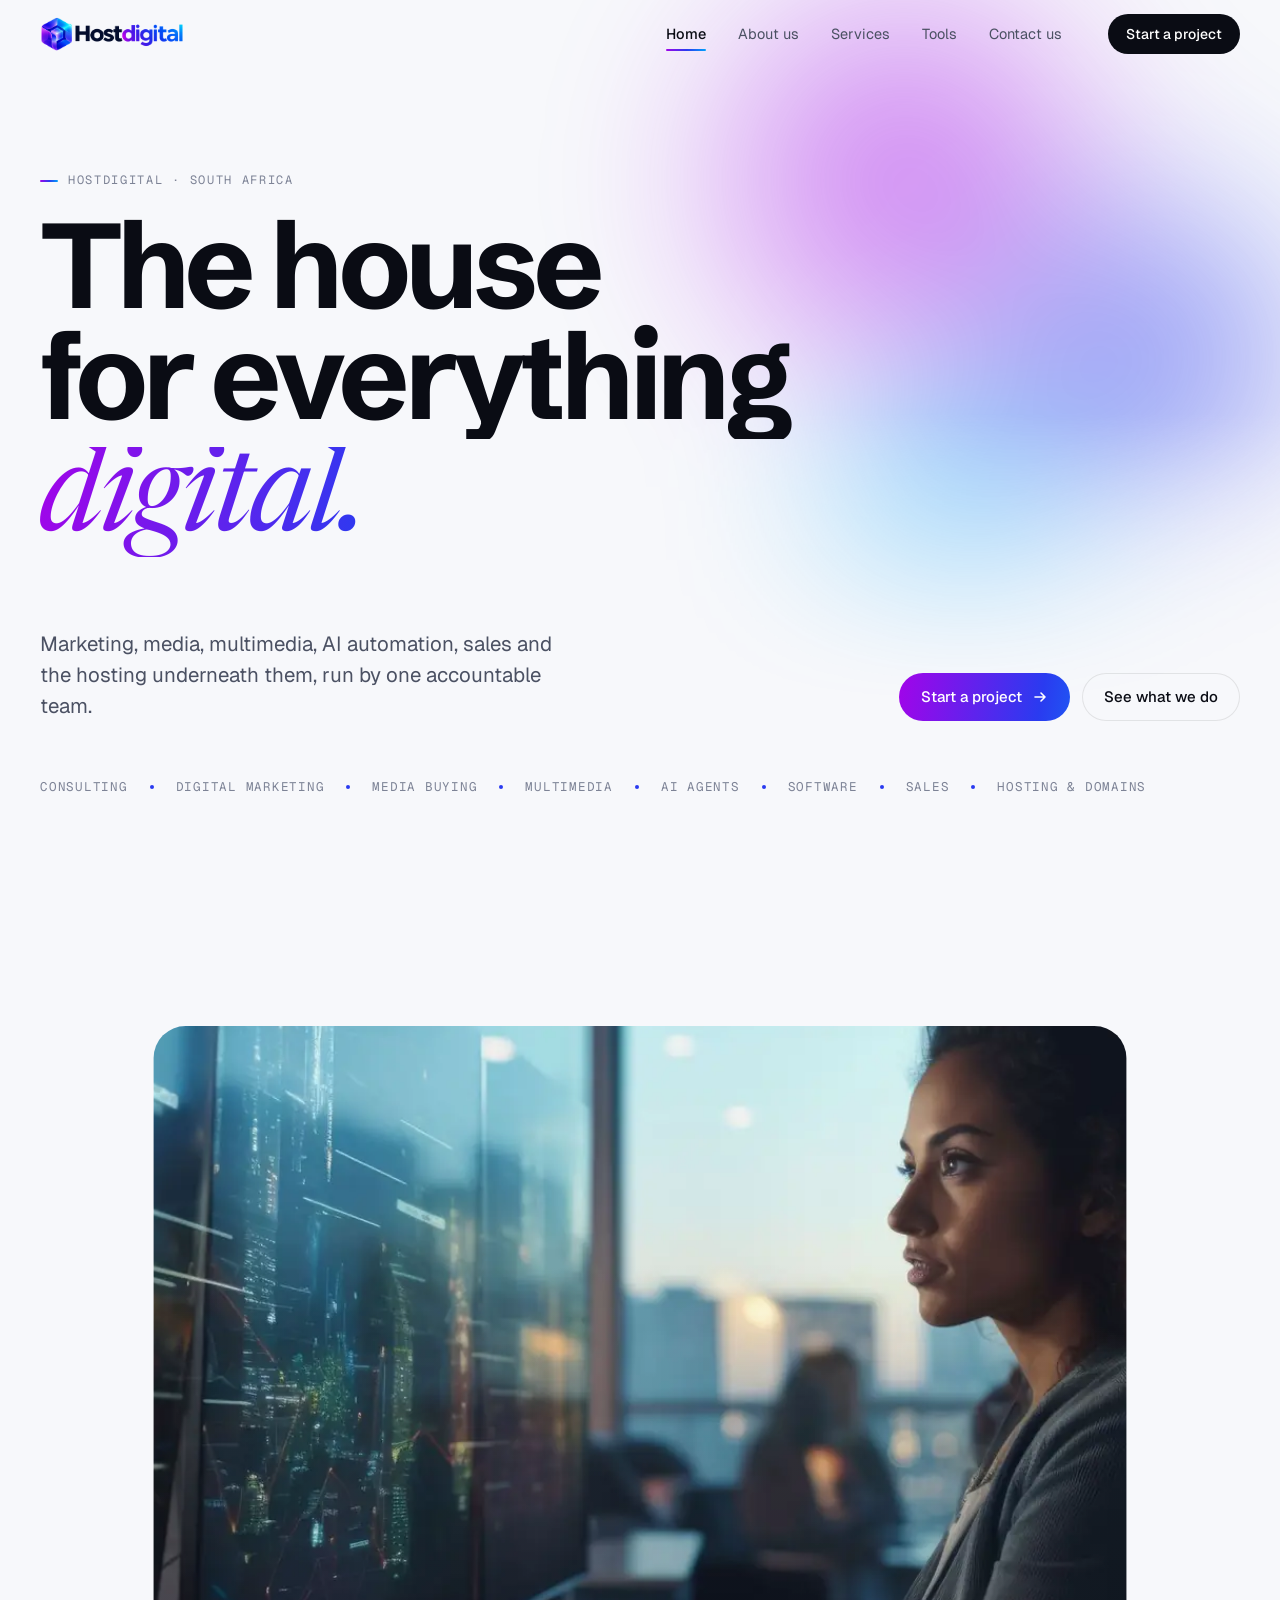
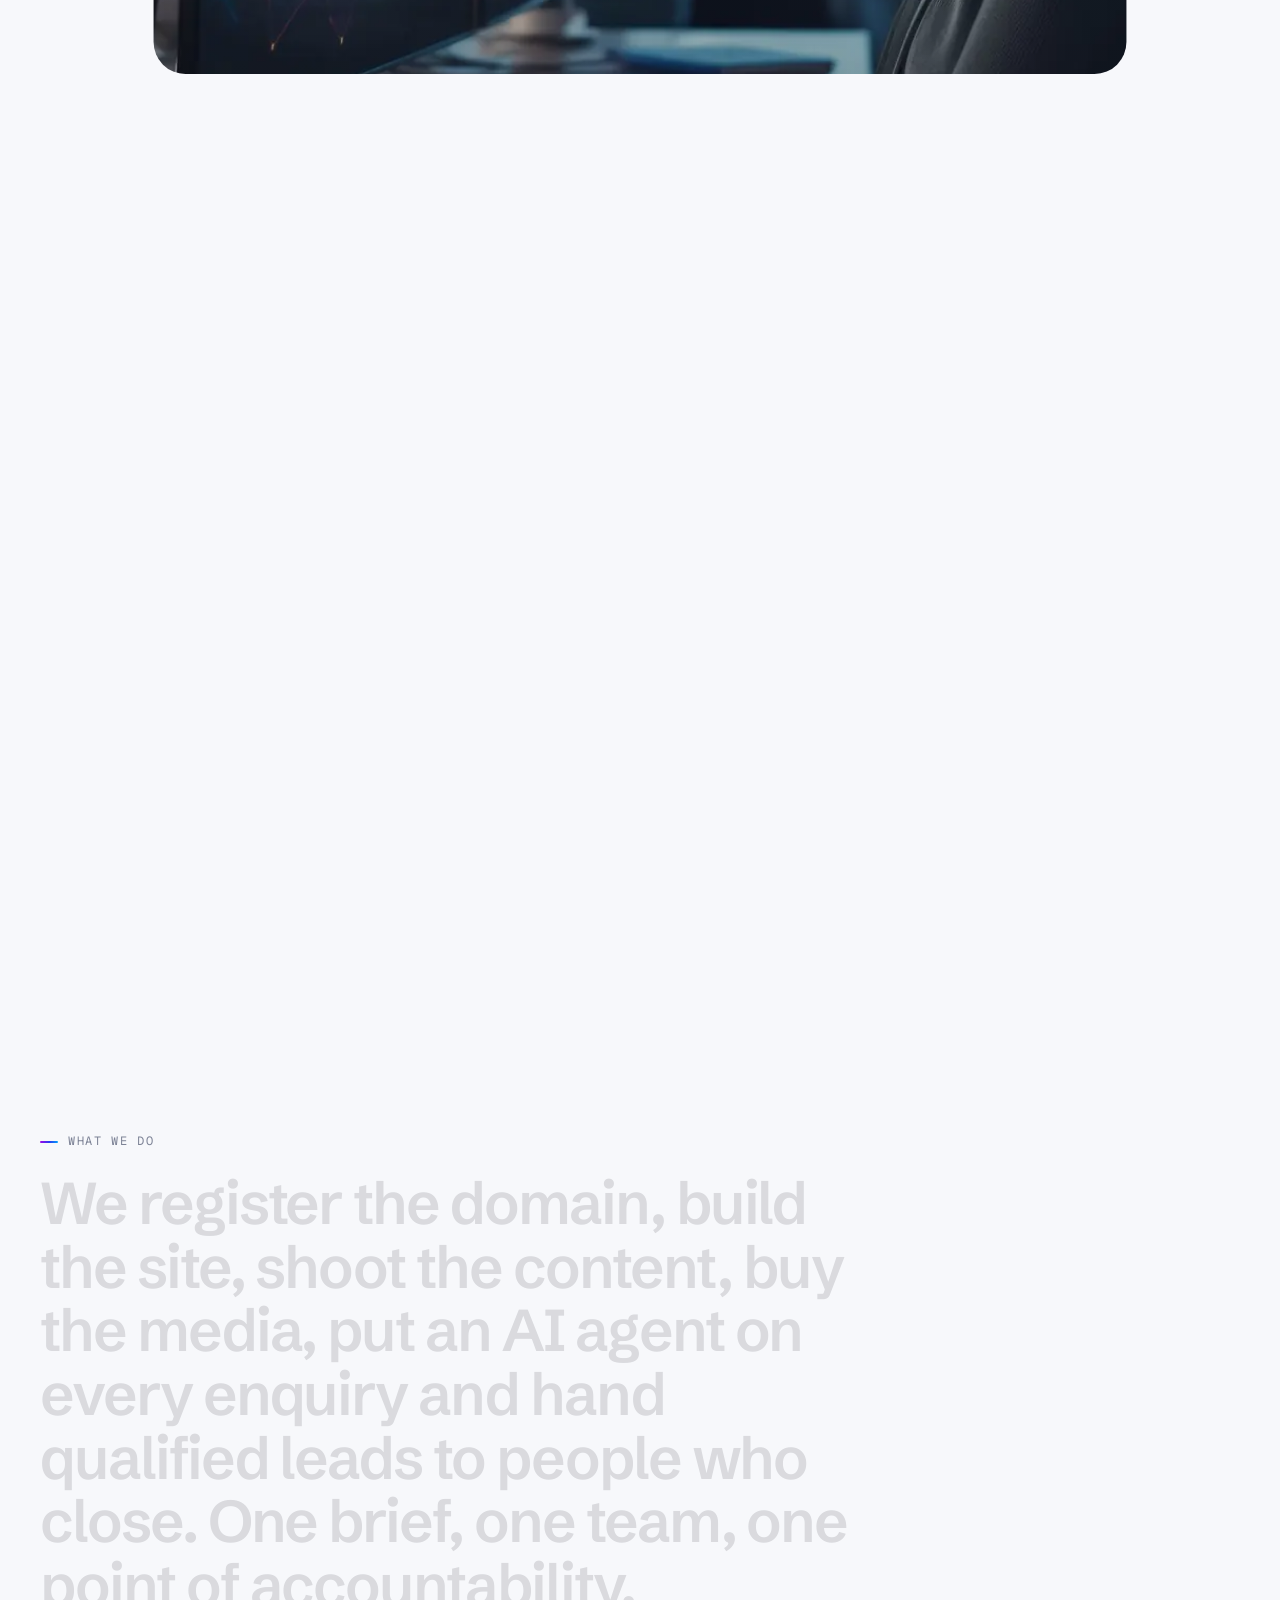
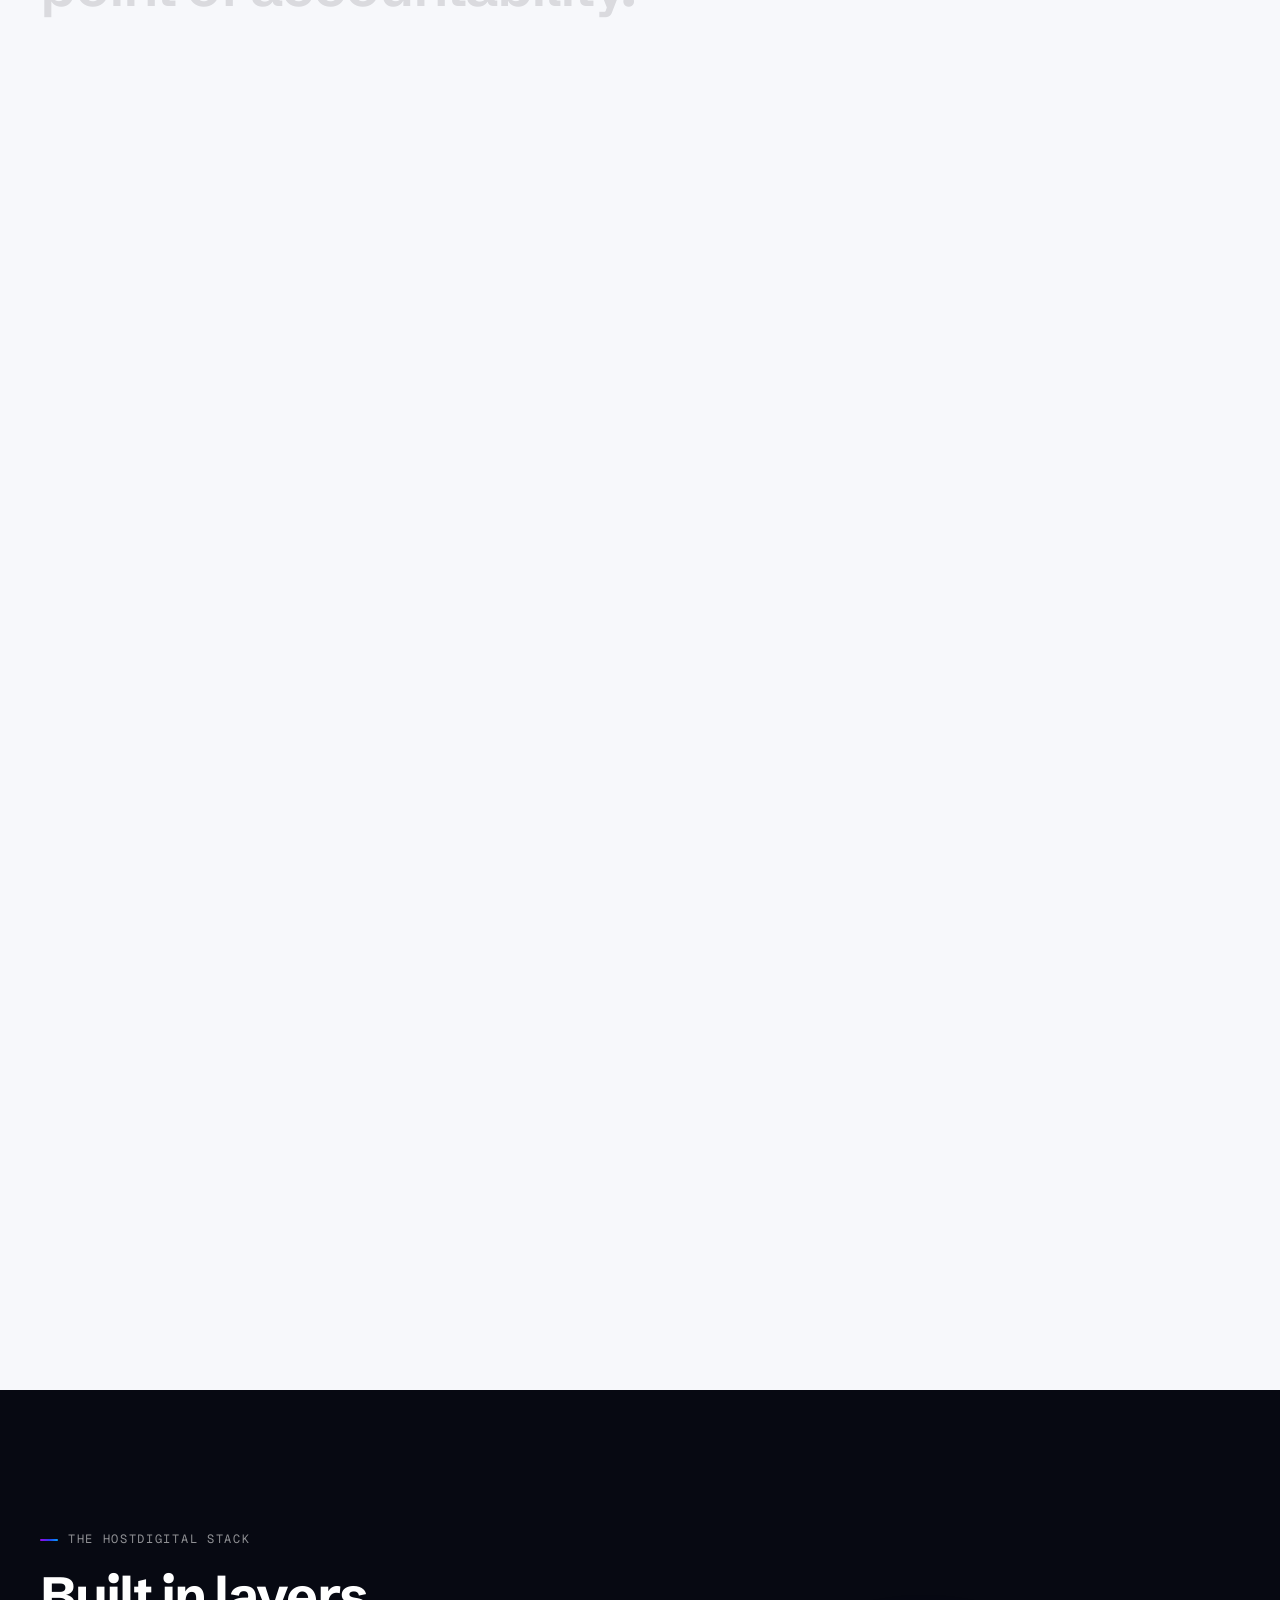
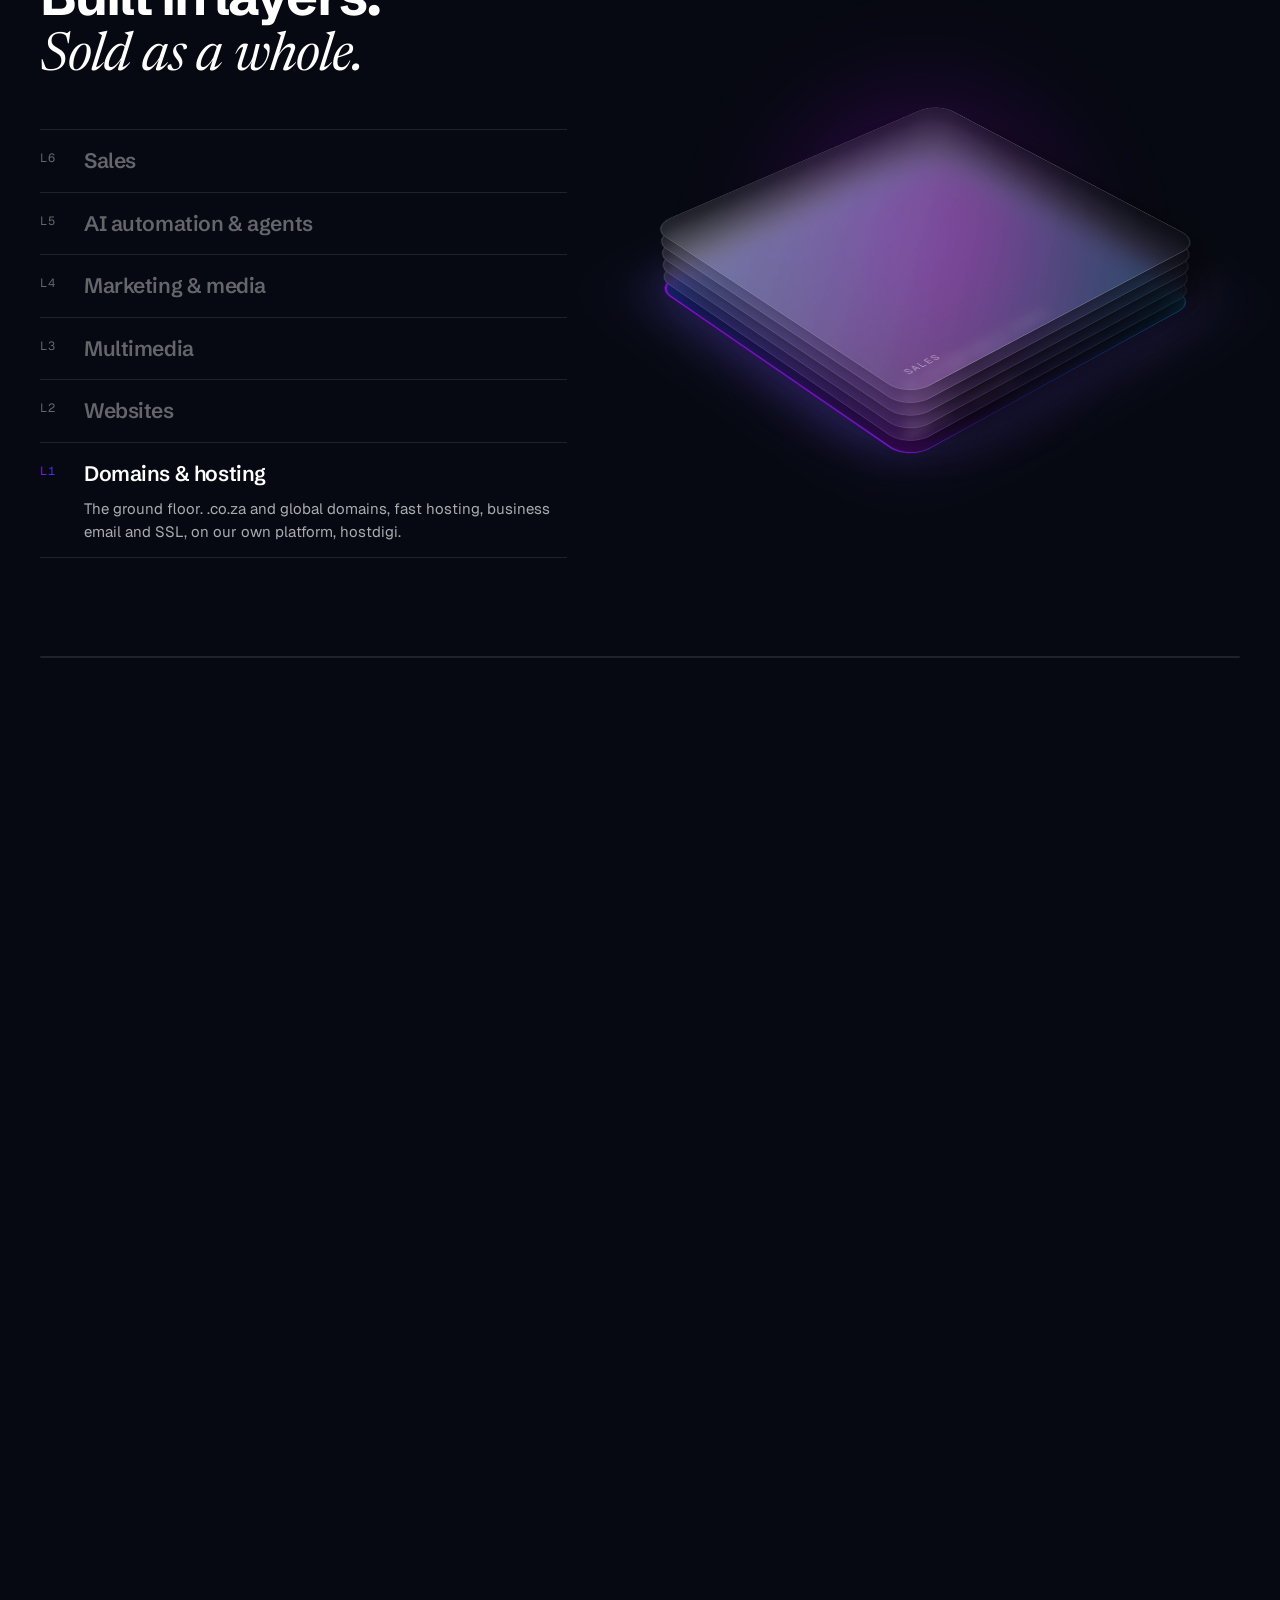
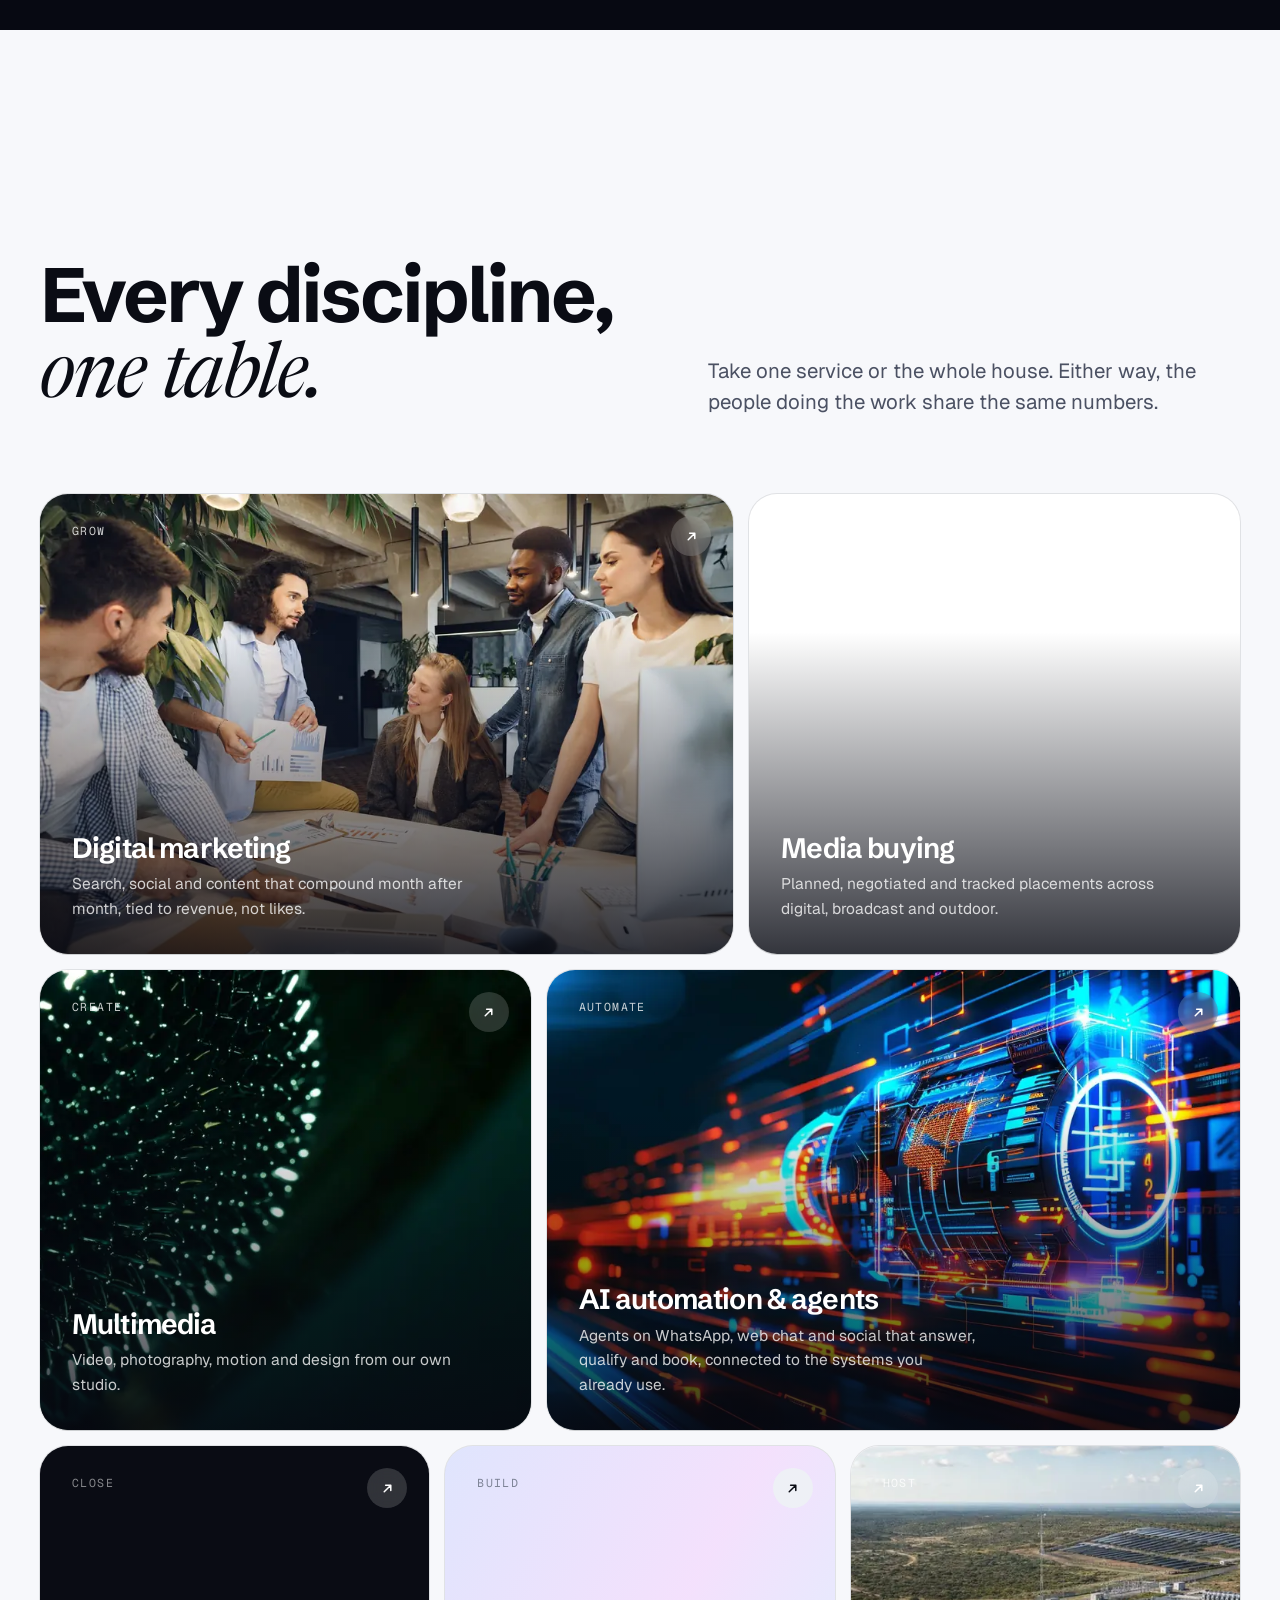
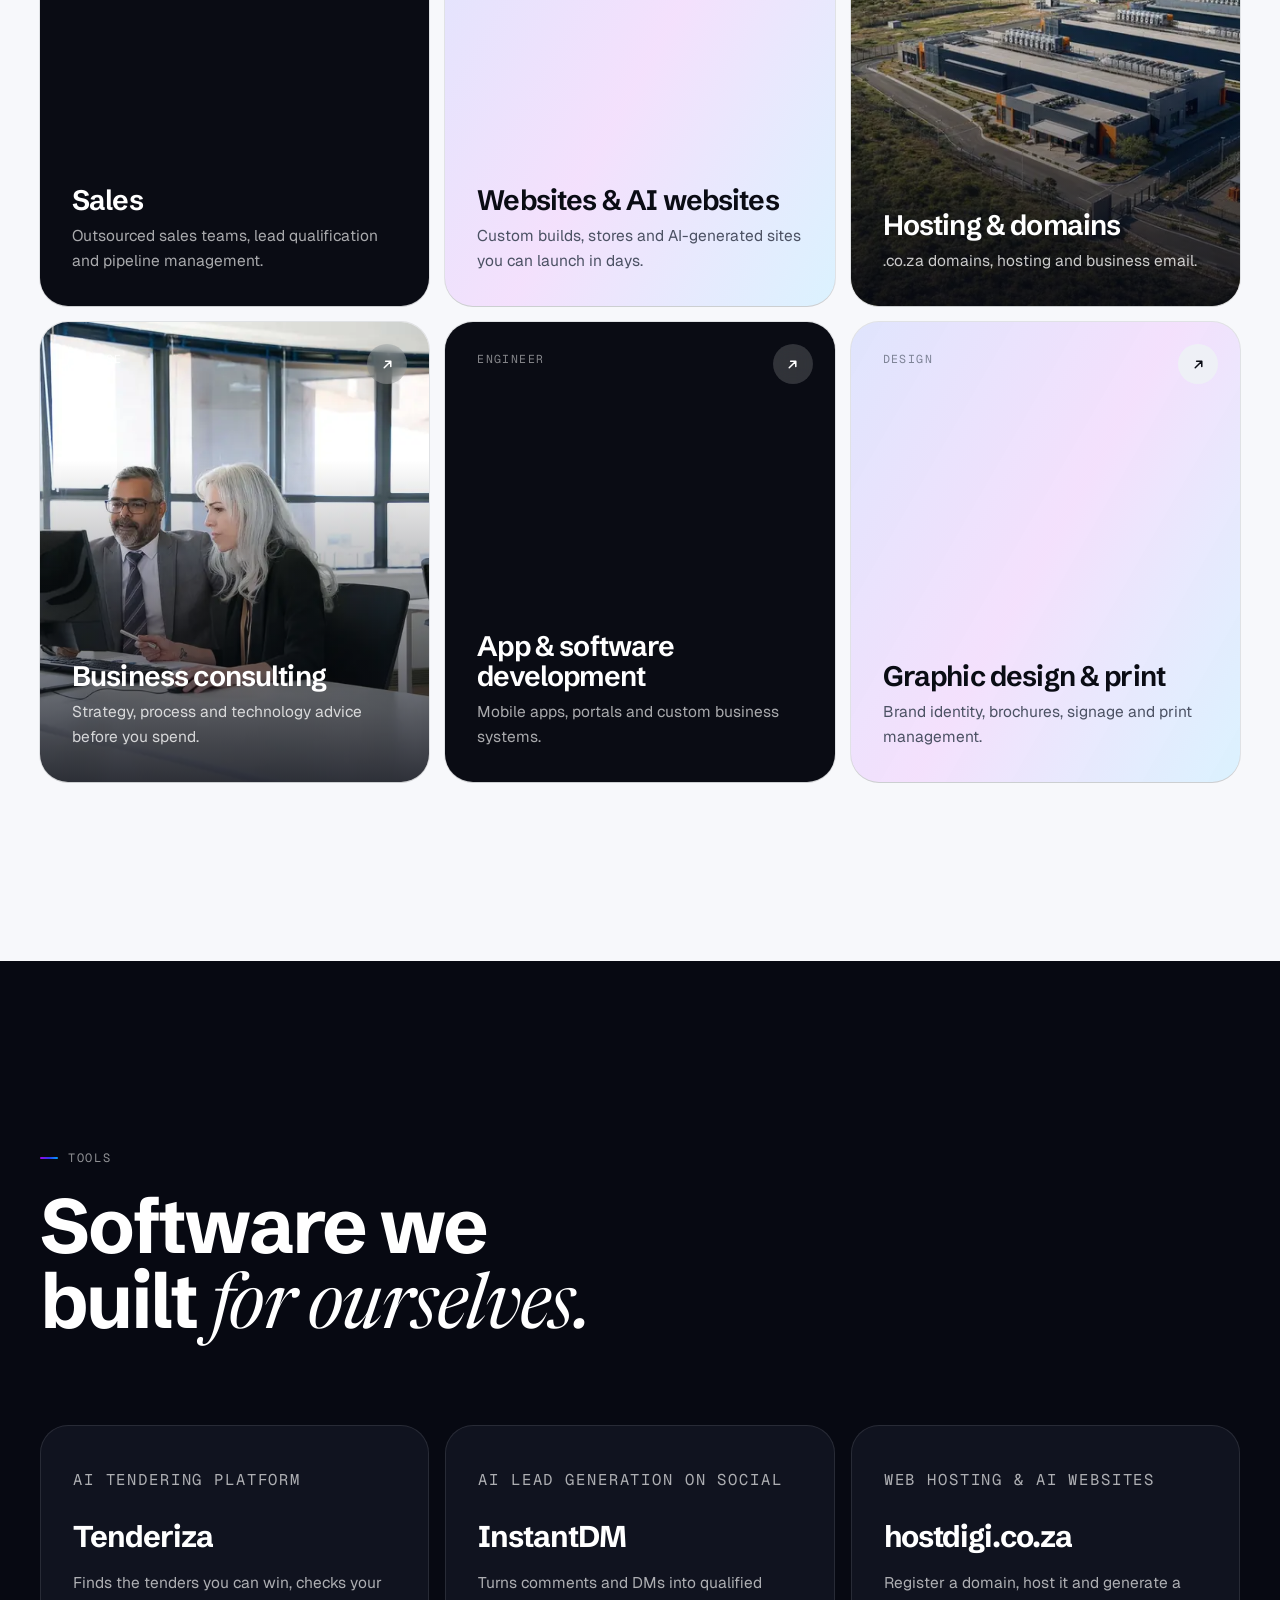
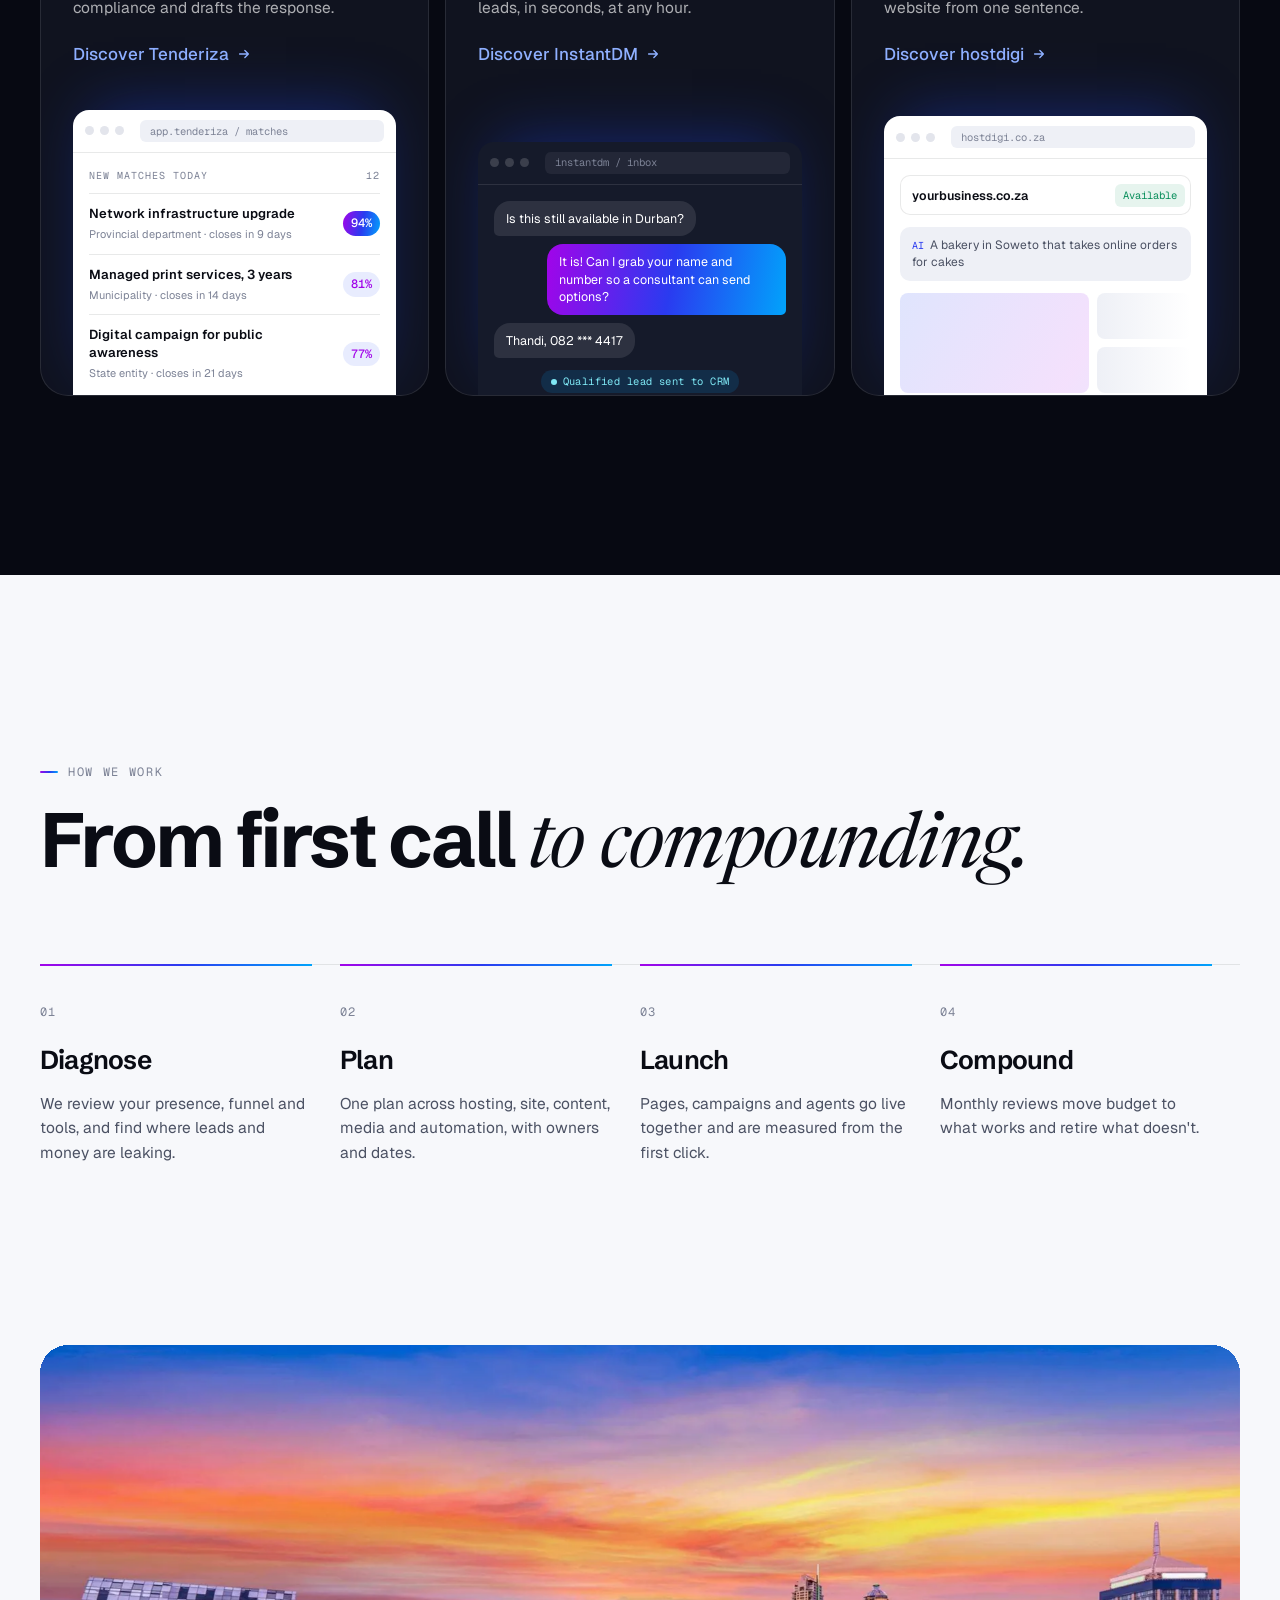
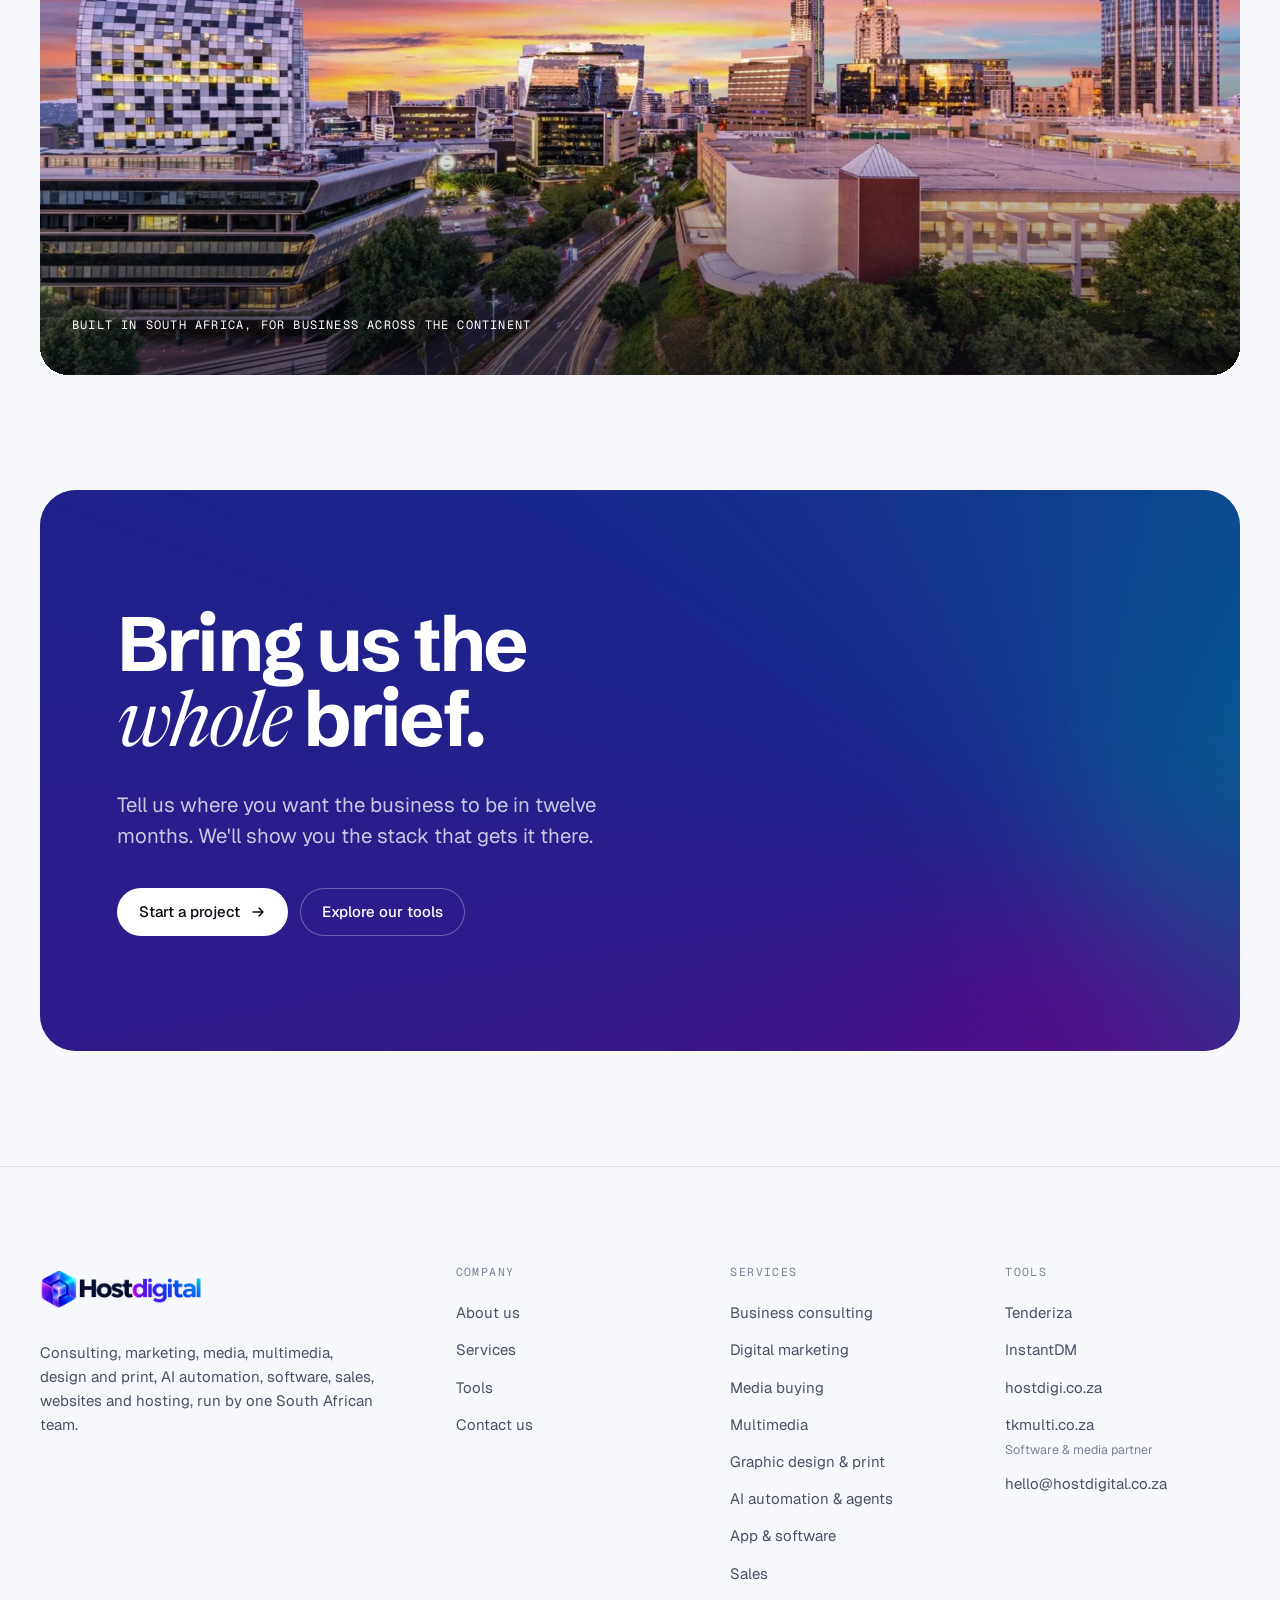
<file: index.html>
<!doctype html>
<html lang="en-ZA" class="no-js">
<head>
<meta charset="utf-8">
<meta name="viewport" content="width=device-width, initial-scale=1">
<title>HostDigital | Everything digital, under one roof</title>
<meta name="description" content="HostDigital combines business consulting, digital marketing, media buying, multimedia, graphic design and print, AI automation and agents, app and software development, sales, websites, web hosting and domain names in one South African team.">
<meta name="theme-color" content="#f7f8fb">
<meta property="og:title" content="HostDigital | Everything digital, under one roof">
<meta property="og:description" content="HostDigital combines business consulting, digital marketing, media buying, multimedia, graphic design and print, AI automation and agents, app and software development, sales, websites, web hosting and domain names in one South African team.">
<meta property="og:type" content="website">
<link rel="icon" href="assets/img/mark-64.png" type="image/png">
<link rel="apple-touch-icon" href="assets/img/mark-180.png">
<link rel="preconnect" href="https://fonts.googleapis.com">
<link rel="preconnect" href="https://fonts.gstatic.com" crossorigin>
<link rel="stylesheet" href="https://fonts.googleapis.com/css2?family=Geist:wght@300..700&family=Geist+Mono:wght@400;500&family=Newsreader:ital,opsz,wght@1,6..72,400&family=Schibsted+Grotesk:wght@400..900&display=swap">
<link rel="stylesheet" href="assets/css/site.css?v=3">
</head>
<body>
<a class="skip" href="#main">Skip to content</a>
<header class="hd">
  <div class="wrap hd__bar">
    <a class="brand" href="index.html" aria-label="Hostdigital home"><img class="brand__logo" src="assets/img/logo.png" width="124" height="40" alt=""><img class="brand__logo brand__logo--light" src="assets/img/logo-light.png" width="124" height="40" alt=""></a>
    <nav class="nav" aria-label="Main"><a href="index.html" aria-current="page">Home</a><a href="about.html">About us</a><a href="services.html">Services</a><a href="tools.html">Tools</a><a href="contact.html">Contact us</a></nav>
    <a class="btn hd__cta" href="contact.html">Start a project</a>
    <button class="hd__toggle" type="button" aria-expanded="false" aria-controls="sheet" aria-label="Open menu"><span></span><span></span></button>
  </div>
</header>
<div class="sheet" id="sheet"><a href="index.html" aria-current="page">Home</a><a href="about.html">About us</a><a href="services.html">Services</a><a href="tools.html">Tools</a><a href="contact.html">Contact us</a><a class="btn btn--grad" href="contact.html">Start a project <svg viewBox="0 0 16 16" fill="none" aria-hidden="true"><path d="M3 8h10m-4-4 4 4-4 4" stroke="currentColor" stroke-width="1.6" stroke-linecap="round" stroke-linejoin="round"/></svg></a></div>
<main id="main">

<section class="hero">
  <div class="aurora" aria-hidden="true"><i></i><i></i><i></i></div>
  <div class="wrap">
    <p class="eyebrow fade-up">HostDigital &middot; South Africa</p>
    <h1 class="d-xl hero__title">
      <span class="line"><span>The house</span></span>
      <span class="line"><span>for everything</span></span>
      <span class="line"><span class="serif grad-text">digital.</span></span>
    </h1>
    <div class="hero__foot fade-up">
      <p class="lede">Marketing, media, multimedia, AI automation, sales and the hosting underneath them, run by one accountable team.</p>
      <div class="btn-row"><a class="btn btn--grad" href="contact.html">Start a project <svg viewBox="0 0 16 16" fill="none" aria-hidden="true"><path d="M3 8h10m-4-4 4 4-4 4" stroke="currentColor" stroke-width="1.6" stroke-linecap="round" stroke-linejoin="round"/></svg></a><a class="btn btn--ghost" href="services.html">See what we do</a></div>
    </div>
    <div class="hero__ticker fade-up" aria-label="Disciplines"><span>Consulting</span><span>Digital marketing</span><span>Media buying</span><span>Multimedia</span><span>AI agents</span><span>Software</span><span>Sales</span><span>Hosting &amp; domains</span></div>
  </div>
</section>

<section class="window" aria-label="Introduction">
  <div class="window__pin">
    <div class="window__frame">
      <img src="assets/img/ai-office-1800.webp" srcset="assets/img/ai-office-900.webp 900w, assets/img/ai-office-1800.webp 1800w" sizes="100vw" alt="A strategist reviewing live campaign dashboards on large screens overlooking the city" decoding="async">
      <div class="window__cap"><div class="wrap"><p>Most businesses run their digital presence through five suppliers who never speak to each other. We built HostDigital so you need one.</p></div></div>
    </div>
  </div>
</section>

<section class="manifesto" aria-label="What we do">
  <div class="manifesto__pin">
    <div class="wrap">
      <p class="eyebrow">What we do</p>
      <p class="manifesto__text">We register the domain, build the site, shoot the content, buy the media, put an AI agent on every enquiry and hand qualified leads to people who close. <em>One brief, one team, one point of accountability.</em></p>
    </div>
  </div>
</section>

<section class="stack on-dark" aria-label="The HostDigital stack">
  <div class="wrap stack__pin">
    <div class="stack__copy">
      <p class="eyebrow">The HostDigital stack</p>
      <h2 class="d-m">Built in layers. <span class="serif">Sold as a whole.</span></h2>
      <ol class="stack__list" reversed><li data-layer="5"><b>L6</b><strong>Sales</strong><p>People and pipelines that turn those leads into signed revenue, with reporting that shows where it came from.</p></li><li data-layer="4"><b>L5</b><strong>AI automation &amp; agents</strong><p>Agents that answer, qualify and book around the clock, and workflows that remove the manual steps in between.</p></li><li data-layer="3"><b>L4</b><strong>Marketing &amp; media</strong><p>Search, social and paid campaigns, plus media planned, negotiated and bought across digital, radio and outdoor.</p></li><li data-layer="2"><b>L3</b><strong>Multimedia</strong><p>Video, photography, motion and brand design made in-house, so every channel looks and sounds like you.</p></li><li data-layer="1"><b>L2</b><strong>Websites</strong><p>Corporate sites, online stores and AI-built websites, designed to load fast and turn visitors into enquiries.</p></li><li data-layer="0"><b>L1</b><strong>Domains &amp; hosting</strong><p>The ground floor. .co.za and global domains, fast hosting, business email and SSL, on our own platform, hostdigi.</p></li></ol>
    </div>
    <div class="stack__scene" aria-hidden="true">
      <div class="stack__glow"></div>
      <div class="stack__tower"><div class="plate" style="--i:0"><span>Domains &amp; hosting</span></div><div class="plate" style="--i:1"><span>Websites</span></div><div class="plate" style="--i:2"><span>Multimedia</span></div><div class="plate" style="--i:3"><span>Marketing &amp; media</span></div><div class="plate" style="--i:4"><span>AI automation &amp; agents</span></div><div class="plate" style="--i:5"><span>Sales</span></div></div>
    </div>
    <div class="stack__progress" aria-hidden="true"><i></i></div>
  </div>
</section>

<section class="section">
  <div class="wrap">
    <div class="head">
      <div><p class="eyebrow rv">Services</p><h2 class="d-l rv">Every discipline, <span class="serif">one table.</span></h2></div>
      <p class="lede rv">Take one service or the whole house. Either way, the people doing the work share the same numbers.</p>
    </div>
    <div class="bento">
      <a class="tile tile--img span-7 rv" href="services.html#digital-marketing"><img src="assets/img/marketing-team-1800.webp" srcset="assets/img/marketing-team-900.webp 900w, assets/img/marketing-team-1800.webp 1800w" sizes="(max-width: 920px) 100vw, 60vw" alt="" loading="lazy" decoding="async"><span class="tile__tag">Grow</span><span class="tile__arrow"><svg viewBox="0 0 16 16" fill="none" aria-hidden="true"><path d="M4.5 11.5l7-7m-5.5 0h5.5V10" stroke="currentColor" stroke-width="1.6" stroke-linecap="round" stroke-linejoin="round"/></svg></span><h3>Digital marketing</h3><p>Search, social and content that compound month after month, tied to revenue, not likes.</p></a>
      <a class="tile tile--img span-5 rv" style="--d:.08s" href="services.html#media-buying"><img src="assets/img/city-night-1800.webp" srcset="assets/img/city-night-900.webp 900w, assets/img/city-night-1800.webp 1800w" sizes="(max-width: 920px) 100vw, 42vw" alt="" loading="lazy" decoding="async"><span class="tile__tag">Reach</span><span class="tile__arrow"><svg viewBox="0 0 16 16" fill="none" aria-hidden="true"><path d="M4.5 11.5l7-7m-5.5 0h5.5V10" stroke="currentColor" stroke-width="1.6" stroke-linecap="round" stroke-linejoin="round"/></svg></span><h3>Media buying</h3><p>Planned, negotiated and tracked placements across digital, broadcast and outdoor.</p></a>
      <a class="tile tile--img span-5 rv" href="services.html#multimedia"><img src="assets/img/liquid-metal-1800.webp" srcset="assets/img/liquid-metal-900.webp 900w, assets/img/liquid-metal-1800.webp 1800w" sizes="(max-width: 920px) 100vw, 42vw" alt="" loading="lazy" decoding="async"><span class="tile__tag">Create</span><span class="tile__arrow"><svg viewBox="0 0 16 16" fill="none" aria-hidden="true"><path d="M4.5 11.5l7-7m-5.5 0h5.5V10" stroke="currentColor" stroke-width="1.6" stroke-linecap="round" stroke-linejoin="round"/></svg></span><h3>Multimedia</h3><p>Video, photography, motion and design from our own studio.</p></a>
      <a class="tile tile--img span-7 rv" style="--d:.08s" href="services.html#ai-automation"><img src="assets/img/automation-1800.webp" srcset="assets/img/automation-900.webp 900w, assets/img/automation-1800.webp 1800w" sizes="(max-width: 920px) 100vw, 60vw" alt="" loading="lazy" decoding="async"><span class="tile__tag">Automate</span><span class="tile__arrow"><svg viewBox="0 0 16 16" fill="none" aria-hidden="true"><path d="M4.5 11.5l7-7m-5.5 0h5.5V10" stroke="currentColor" stroke-width="1.6" stroke-linecap="round" stroke-linejoin="round"/></svg></span><h3>AI automation &amp; agents</h3><p>Agents on WhatsApp, web chat and social that answer, qualify and book, connected to the systems you already use.</p></a>
      <a class="tile tile--ink span-4 rv" href="services.html#sales"><span class="tile__tag" style="color:rgba(255,255,255,.5)">Close</span><span class="tile__arrow"><svg viewBox="0 0 16 16" fill="none" aria-hidden="true"><path d="M4.5 11.5l7-7m-5.5 0h5.5V10" stroke="currentColor" stroke-width="1.6" stroke-linecap="round" stroke-linejoin="round"/></svg></span><h3>Sales</h3><p>Outsourced sales teams, lead qualification and pipeline management.</p></a>
      <a class="tile tile--grad span-4 rv" style="--d:.06s" href="services.html#websites"><span class="tile__tag">Build</span><span class="tile__arrow"><svg viewBox="0 0 16 16" fill="none" aria-hidden="true"><path d="M4.5 11.5l7-7m-5.5 0h5.5V10" stroke="currentColor" stroke-width="1.6" stroke-linecap="round" stroke-linejoin="round"/></svg></span><h3>Websites &amp; AI websites</h3><p>Custom builds, stores and AI-generated sites you can launch in days.</p></a>
      <a class="tile tile--img span-4 rv" style="--d:.12s" href="services.html#hosting-domains"><img src="assets/img/data-campus-1800.webp" srcset="assets/img/data-campus-900.webp 900w, assets/img/data-campus-1800.webp 1800w" sizes="(max-width: 920px) 100vw, 34vw" alt="" loading="lazy" decoding="async"><span class="tile__tag">Host</span><span class="tile__arrow"><svg viewBox="0 0 16 16" fill="none" aria-hidden="true"><path d="M4.5 11.5l7-7m-5.5 0h5.5V10" stroke="currentColor" stroke-width="1.6" stroke-linecap="round" stroke-linejoin="round"/></svg></span><h3>Hosting &amp; domains</h3><p>.co.za domains, hosting and business email.</p></a>
      <a class="tile tile--img span-4 rv" href="services.html#business-consulting"><img src="assets/img/consulting-1800.webp" srcset="assets/img/consulting-900.webp 900w, assets/img/consulting-1800.webp 1800w" sizes="(max-width: 920px) 100vw, 34vw" alt="" loading="lazy" decoding="async"><span class="tile__tag">Advise</span><span class="tile__arrow"><svg viewBox="0 0 16 16" fill="none" aria-hidden="true"><path d="M4.5 11.5l7-7m-5.5 0h5.5V10" stroke="currentColor" stroke-width="1.6" stroke-linecap="round" stroke-linejoin="round"/></svg></span><h3>Business consulting</h3><p>Strategy, process and technology advice before you spend.</p></a>
      <a class="tile tile--ink span-4 rv" style="--d:.06s" href="services.html#software-development"><span class="tile__tag" style="color:rgba(255,255,255,.5)">Engineer</span><span class="tile__arrow"><svg viewBox="0 0 16 16" fill="none" aria-hidden="true"><path d="M4.5 11.5l7-7m-5.5 0h5.5V10" stroke="currentColor" stroke-width="1.6" stroke-linecap="round" stroke-linejoin="round"/></svg></span><h3>App &amp; software development</h3><p>Mobile apps, portals and custom business systems.</p></a>
      <a class="tile tile--grad span-4 rv" style="--d:.12s" href="services.html#graphic-design-print"><span class="tile__tag">Design</span><span class="tile__arrow"><svg viewBox="0 0 16 16" fill="none" aria-hidden="true"><path d="M4.5 11.5l7-7m-5.5 0h5.5V10" stroke="currentColor" stroke-width="1.6" stroke-linecap="round" stroke-linejoin="round"/></svg></span><h3>Graphic design &amp; print</h3><p>Brand identity, brochures, signage and print management.</p></a>
    </div>
  </div>
</section>

<section class="section on-dark">
  <div class="wrap">
    <div class="head">
      <div><p class="eyebrow rv">Tools</p><h2 class="d-l rv">Software we built <span class="serif">for ourselves.</span></h2></div>
      <p class="lede rv">We needed them for client work, so we made them. Now they're products you can use on their own.</p>
    </div>
    <div class="tools-grid">
      <a class="tool rv" href="tools.html#tenderiza">
        <p class="tool__kind">AI tendering platform</p>
        <h3 class="tool__name">Tenderiza</h3>
        <p>Finds the tenders you can win, checks your compliance and drafts the response.</p>
        <span class="link-arrow">Discover Tenderiza <svg viewBox="0 0 16 16" fill="none" aria-hidden="true"><path d="M3 8h10m-4-4 4 4-4 4" stroke="currentColor" stroke-width="1.6" stroke-linecap="round" stroke-linejoin="round"/></svg></span>
        <div class="tool__shot"><div class="ui" aria-hidden="true">
  <div class="ui__chrome"><i></i><i></i><i></i><span class="ui__url">app.tenderiza / matches</span></div>
  <div class="ui__body">
    <div class="ui__label"><span>New matches today</span><span>12</span></div>
    <div class="tender"><strong>Network infrastructure upgrade</strong><span class="fit fit--hi">94%</span><small>Provincial department &middot; closes in 9 days</small></div>
    <div class="tender"><strong>Managed print services, 3 years</strong><span class="fit">81%</span><small>Municipality &middot; closes in 14 days</small></div>
    <div class="tender"><strong>Digital campaign for public awareness</strong><span class="fit">77%</span><small>State entity &middot; closes in 21 days</small></div>
  </div>
</div></div>
      </a>
      <a class="tool rv" style="--d:.08s" href="tools.html#instantdm">
        <p class="tool__kind">AI lead generation on social</p>
        <h3 class="tool__name">InstantDM</h3>
        <p>Turns comments and DMs into qualified leads, in seconds, at any hour.</p>
        <span class="link-arrow">Discover InstantDM <svg viewBox="0 0 16 16" fill="none" aria-hidden="true"><path d="M3 8h10m-4-4 4 4-4 4" stroke="currentColor" stroke-width="1.6" stroke-linecap="round" stroke-linejoin="round"/></svg></span>
        <div class="tool__shot"><div class="ui ui--dark" aria-hidden="true">
  <div class="ui__chrome"><i></i><i></i><i></i><span class="ui__url" style="background:rgba(255,255,255,.06)">instantdm / inbox</span></div>
  <div class="ui__body chat">
    <div class="bubble bubble--in">Is this still available in Durban?</div>
    <div class="bubble bubble--out">It is! Can I grab your name and number so a consultant can send options?</div>
    <div class="bubble bubble--in">Thandi, 082 *** 4417</div>
    <span class="chip">Qualified lead sent to CRM</span>
  </div>
</div></div>
      </a>
      <a class="tool rv" style="--d:.16s" href="tools.html#hostdigi">
        <p class="tool__kind">Web hosting &amp; AI websites</p>
        <h3 class="tool__name">hostdigi.co.za</h3>
        <p>Register a domain, host it and generate a website from one sentence.</p>
        <span class="link-arrow">Discover hostdigi <svg viewBox="0 0 16 16" fill="none" aria-hidden="true"><path d="M3 8h10m-4-4 4 4-4 4" stroke="currentColor" stroke-width="1.6" stroke-linecap="round" stroke-linejoin="round"/></svg></span>
        <div class="tool__shot"><div class="ui" aria-hidden="true">
  <div class="ui__chrome"><i></i><i></i><i></i><span class="ui__url">hostdigi.co.za</span></div>
  <div class="ui__body">
    <div class="domain"><b>yourbusiness.co.za</b><em>Available</em></div>
    <div class="prompt">A bakery in Soweto that takes online orders for cakes</div>
    <div class="skeleton"><i></i><i></i><i></i></div>
  </div>
</div></div>
      </a>
    </div>
  </div>
</section>

<section class="section">
  <div class="wrap">
    <div class="head">
      <div><p class="eyebrow rv">How we work</p><h2 class="d-l rv">From first call <span class="serif">to compounding.</span></h2></div>
    </div>
    <div class="steps">
      <div class="step"><b>01</b><h3>Diagnose</h3><p>We review your presence, funnel and tools, and find where leads and money are leaking.</p></div>
      <div class="step"><b>02</b><h3>Plan</h3><p>One plan across hosting, site, content, media and automation, with owners and dates.</p></div>
      <div class="step"><b>03</b><h3>Launch</h3><p>Pages, campaigns and agents go live together and are measured from the first click.</p></div>
      <div class="step"><b>04</b><h3>Compound</h3><p>Monthly reviews move budget to what works and retire what doesn't.</p></div>
    </div>
  </div>
</section>

<section>
  <div class="wrap">
    <div class="break rv"><img src="assets/img/sandton-dusk-1800.webp" srcset="assets/img/sandton-dusk-900.webp 900w, assets/img/sandton-dusk-1800.webp 1800w" sizes="100vw" alt="Sandton skyline at dusk" loading="lazy" decoding="async" data-parallax="80"><p class="break__cap">Built in South Africa, for business across the continent</p></div>
  </div>
</section>

<section class="section--tight">
  <div class="wrap">
    <div class="cta on-dark rv">
      <h2 class="d-l" style="max-width:14ch">Bring us the <span class="serif">whole</span> brief.</h2>
      <p class="lede">Tell us where you want the business to be in twelve months. We'll show you the stack that gets it there.</p>
      <div class="btn-row"><a class="btn" href="contact.html">Start a project <svg viewBox="0 0 16 16" fill="none" aria-hidden="true"><path d="M3 8h10m-4-4 4 4-4 4" stroke="currentColor" stroke-width="1.6" stroke-linecap="round" stroke-linejoin="round"/></svg></a><a class="btn btn--ghost" href="tools.html">Explore our tools</a></div>
    </div>
  </div>
</section>

</main>
<footer class="ft">
  <div class="wrap">
    <div class="ft__grid">
      <div>
        <a class="brand" href="index.html" aria-label="Hostdigital home"><img class="brand__logo" src="assets/img/logo.png" width="124" height="40" alt=""><img class="brand__logo brand__logo--light" src="assets/img/logo-light.png" width="124" height="40" alt=""></a>
        <p class="ft__about">Consulting, marketing, media, multimedia, design and print, AI automation, software, sales, websites and hosting, run by one South African team.</p>
      </div>
      <div>
        <h4>Company</h4>
        <ul><li><a href="about.html">About us</a></li><li><a href="services.html">Services</a></li><li><a href="tools.html">Tools</a></li><li><a href="contact.html">Contact us</a></li></ul>
      </div>
      <div>
        <h4>Services</h4>
        <ul><li><a href="services.html#business-consulting">Business consulting</a></li><li><a href="services.html#digital-marketing">Digital marketing</a></li><li><a href="services.html#media-buying">Media buying</a></li><li><a href="services.html#multimedia">Multimedia</a></li><li><a href="services.html#graphic-design-print">Graphic design &amp; print</a></li><li><a href="services.html#ai-automation">AI automation &amp; agents</a></li><li><a href="services.html#software-development">App &amp; software</a></li><li><a href="services.html#sales">Sales</a></li><li><a href="services.html#hosting-domains">Hosting &amp; domains</a></li></ul>
      </div>
      <div>
        <h4>Tools</h4>
        <ul><li><a href="tools.html#tenderiza">Tenderiza</a></li><li><a href="tools.html#instantdm">InstantDM</a></li><li><a href="https://hostdigi.co.za" rel="noopener">hostdigi.co.za</a></li><li><a href="https://tkmulti.co.za" rel="noopener">tkmulti.co.za</a> <small class="ft__note">Software &amp; media partner</small></li><li><a href="mailto:hello@hostdigital.co.za">hello@hostdigital.co.za</a></li></ul>
      </div>
    </div>
    <p class="ft__word" aria-hidden="true">Hostdigital</p>
    <div class="ft__legal"><span>&copy; <span data-year>2026</span> Hostdigi (Pty) Ltd. All rights reserved.</span><span>Hostdigital is registered and trading as Hostdigi (Pty) Ltd.</span></div>
  </div>
</footer>
<script src="assets/js/site.js?v=3" defer></script>
</body>
</html>
</file>
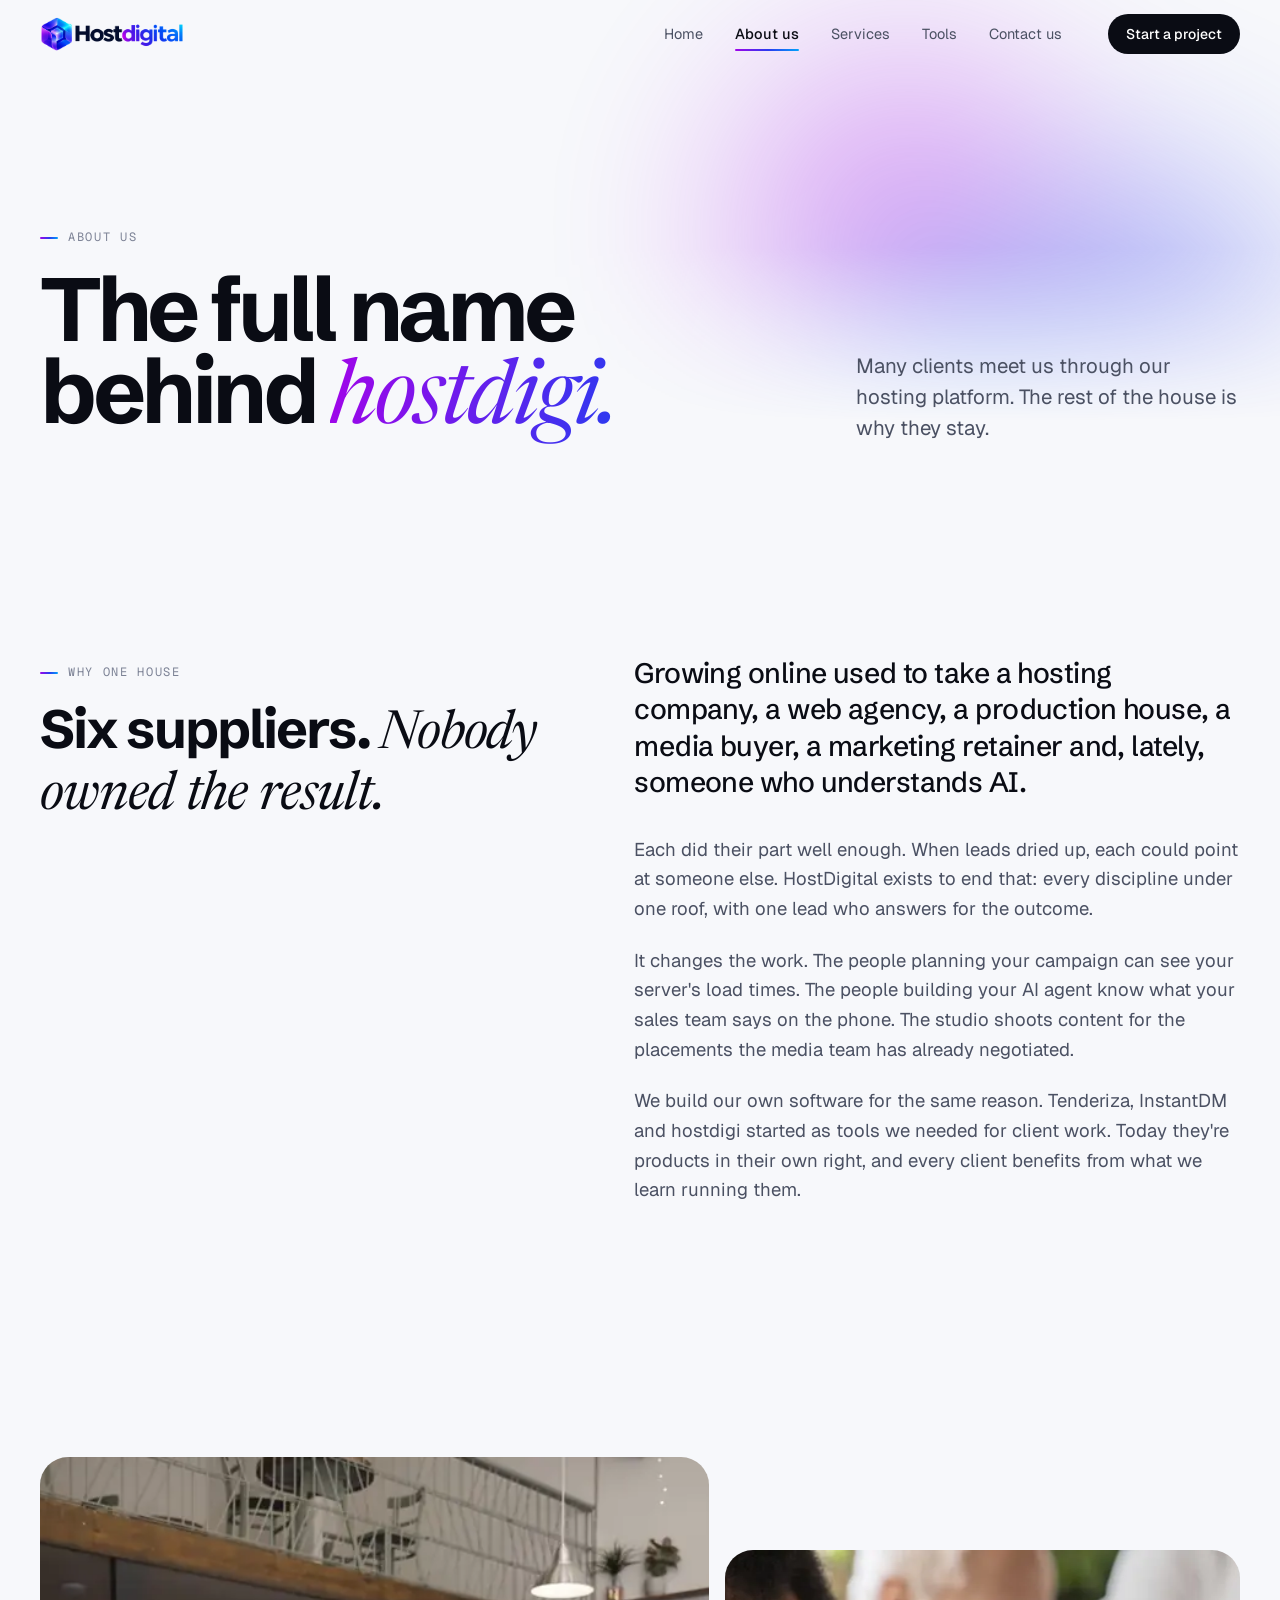
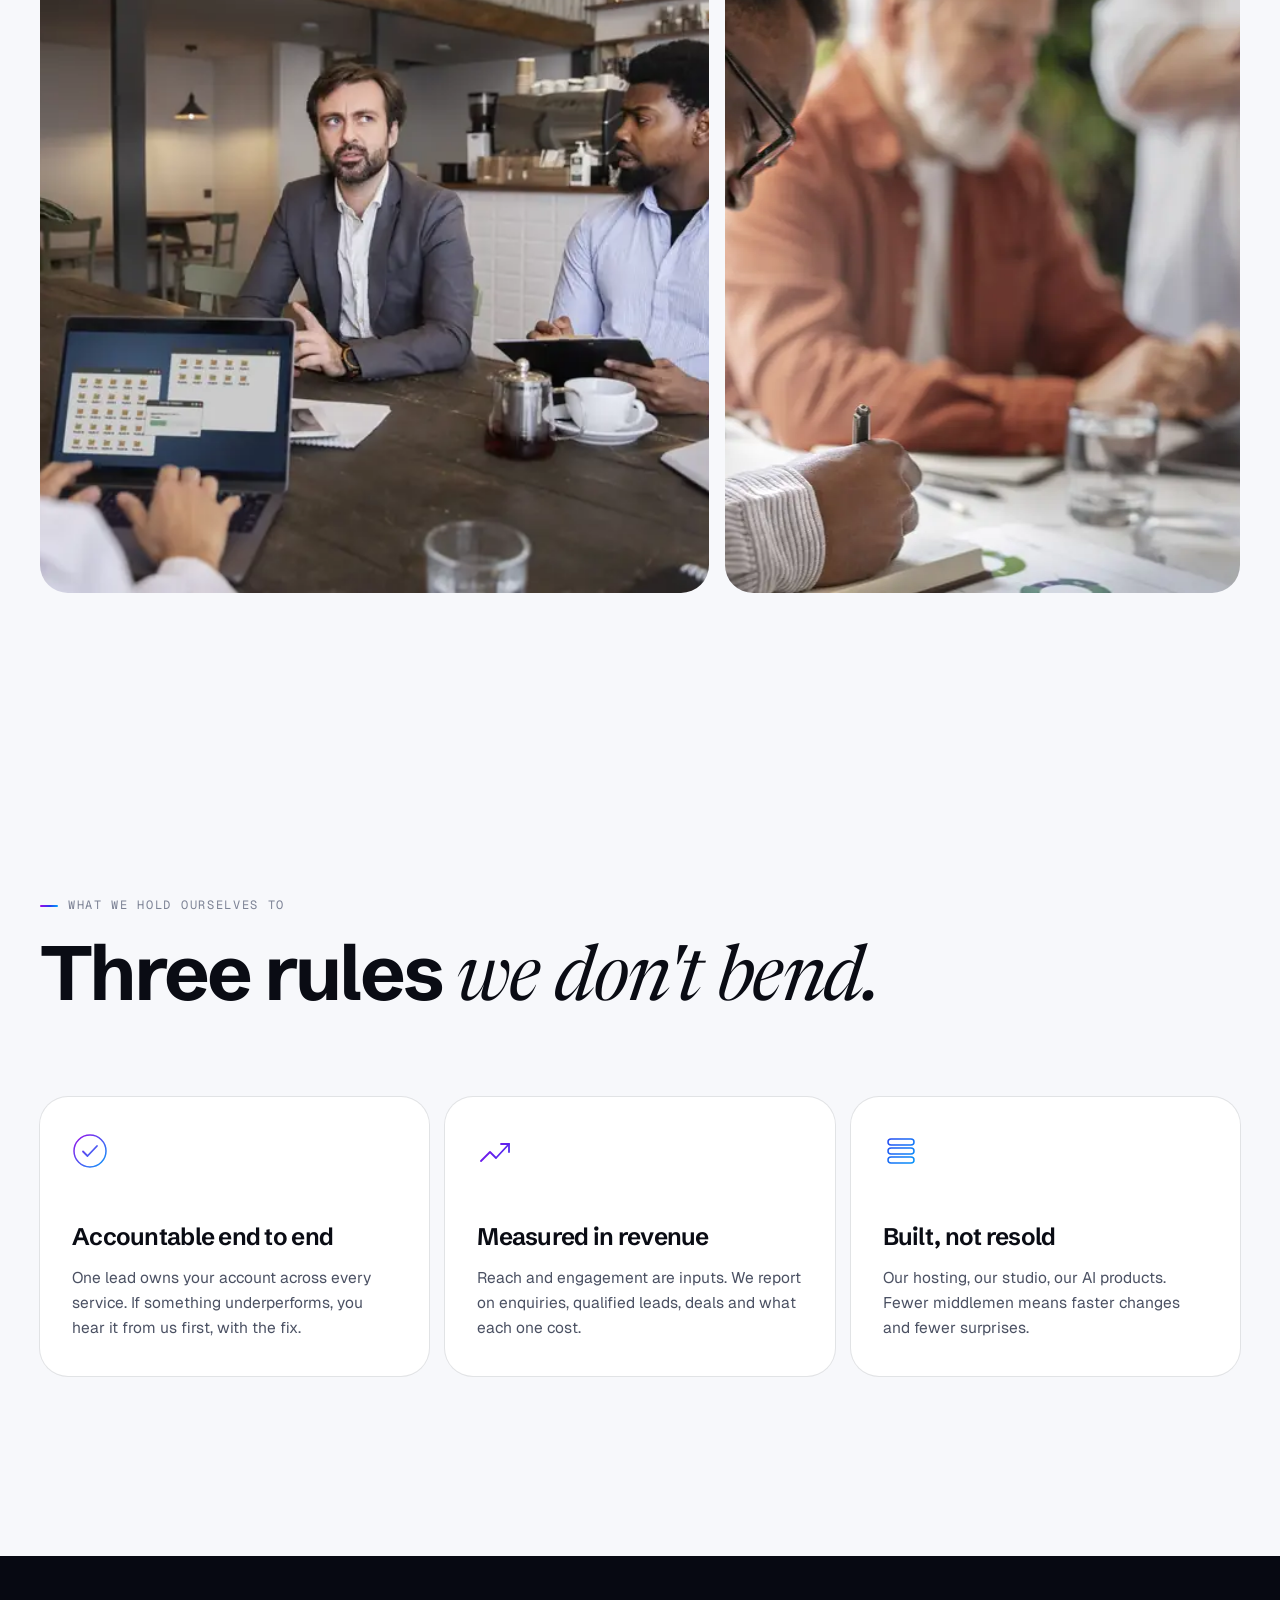
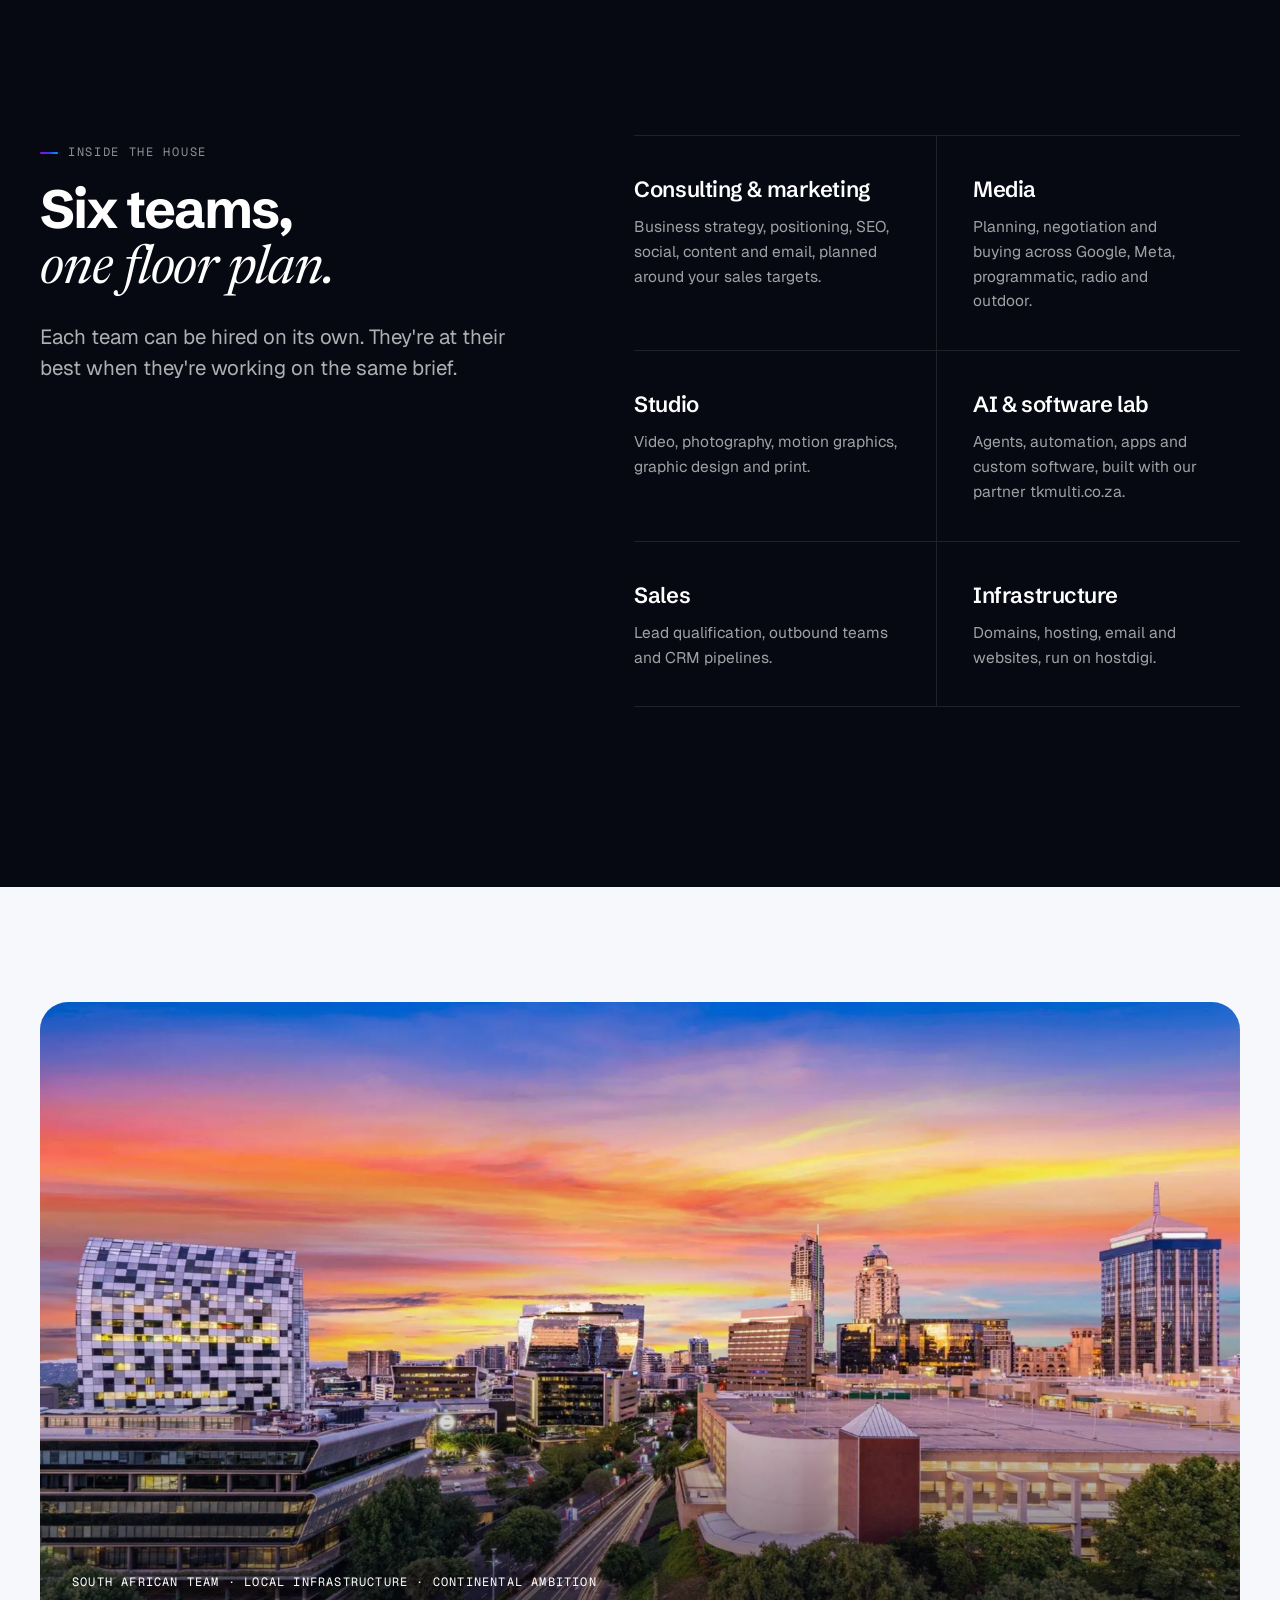
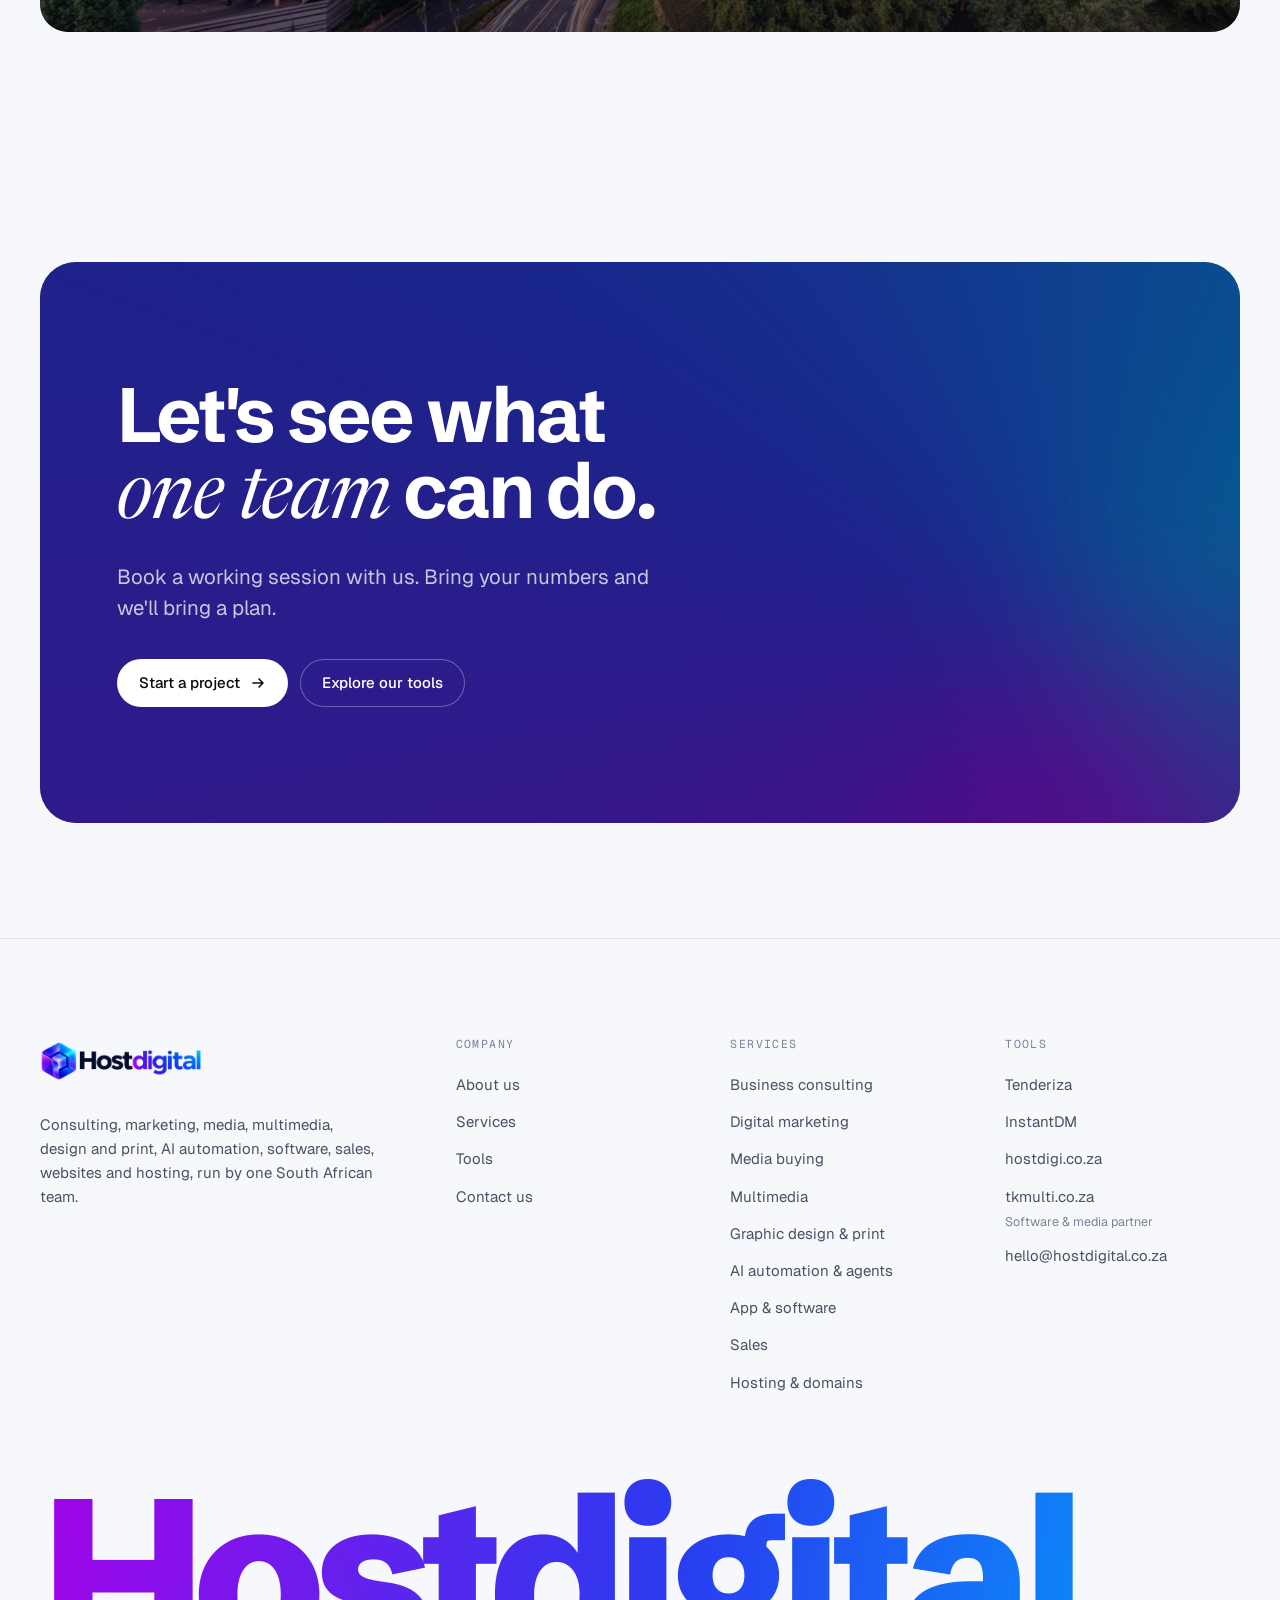
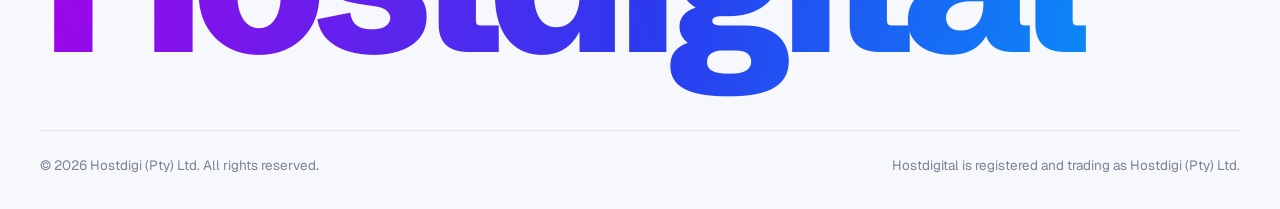
<file: about.html>
<!doctype html>
<html lang="en-ZA" class="no-js">
<head>
<meta charset="utf-8">
<meta name="viewport" content="width=device-width, initial-scale=1">
<title>About us | HostDigital</title>
<meta name="description" content="HostDigital is a South African digital group combining marketing, media, multimedia, AI automation, sales, websites and hosting under one roof.">
<meta name="theme-color" content="#f7f8fb">
<meta property="og:title" content="About us | HostDigital">
<meta property="og:description" content="HostDigital is a South African digital group combining marketing, media, multimedia, AI automation, sales, websites and hosting under one roof.">
<meta property="og:type" content="website">
<link rel="icon" href="assets/img/mark-64.png" type="image/png">
<link rel="apple-touch-icon" href="assets/img/mark-180.png">
<link rel="preconnect" href="https://fonts.googleapis.com">
<link rel="preconnect" href="https://fonts.gstatic.com" crossorigin>
<link rel="stylesheet" href="https://fonts.googleapis.com/css2?family=Geist:wght@300..700&family=Geist+Mono:wght@400;500&family=Newsreader:ital,opsz,wght@1,6..72,400&family=Schibsted+Grotesk:wght@400..900&display=swap">
<link rel="stylesheet" href="assets/css/site.css?v=3">
</head>
<body>
<a class="skip" href="#main">Skip to content</a>
<header class="hd">
  <div class="wrap hd__bar">
    <a class="brand" href="index.html" aria-label="Hostdigital home"><img class="brand__logo" src="assets/img/logo.png" width="124" height="40" alt=""><img class="brand__logo brand__logo--light" src="assets/img/logo-light.png" width="124" height="40" alt=""></a>
    <nav class="nav" aria-label="Main"><a href="index.html">Home</a><a href="about.html" aria-current="page">About us</a><a href="services.html">Services</a><a href="tools.html">Tools</a><a href="contact.html">Contact us</a></nav>
    <a class="btn hd__cta" href="contact.html">Start a project</a>
    <button class="hd__toggle" type="button" aria-expanded="false" aria-controls="sheet" aria-label="Open menu"><span></span><span></span></button>
  </div>
</header>
<div class="sheet" id="sheet"><a href="index.html">Home</a><a href="about.html" aria-current="page">About us</a><a href="services.html">Services</a><a href="tools.html">Tools</a><a href="contact.html">Contact us</a><a class="btn btn--grad" href="contact.html">Start a project <svg viewBox="0 0 16 16" fill="none" aria-hidden="true"><path d="M3 8h10m-4-4 4 4-4 4" stroke="currentColor" stroke-width="1.6" stroke-linecap="round" stroke-linejoin="round"/></svg></a></div>
<main id="main">
<section class="phero">
  <div class="aurora" aria-hidden="true"><i></i><i></i><i></i></div>
  <div class="wrap phero__grid">
    <div><p class="eyebrow fade-up">About us</p><h1 class="d-xl hero__title" style="max-width:11ch"><span class="line"><span>The full name</span></span><span class="line"><span>behind <span class="serif grad-text">hostdigi.</span></span></span></h1></div>
    <p class="lede fade-up">Many clients meet us through our hosting platform. The rest of the house is why they stay.</p>
  </div>
</section>

<section class="section--tight">
  <div class="wrap split">
    <div class="sticky"><p class="eyebrow rv">Why one house</p><h2 class="d-m rv">Six suppliers. <span class="serif">Nobody owned the result.</span></h2></div>
    <div class="prose rv">
      <p>Growing online used to take a hosting company, a web agency, a production house, a media buyer, a marketing retainer and, lately, someone who understands AI.</p>
      <p>Each did their part well enough. When leads dried up, each could point at someone else. HostDigital exists to end that: every discipline under one roof, with one lead who answers for the outcome.</p>
      <p>It changes the work. The people planning your campaign can see your server's load times. The people building your AI agent know what your sales team says on the phone. The studio shoots content for the placements the media team has already negotiated.</p>
      <p>We build our own software for the same reason. Tenderiza, InstantDM and hostdigi started as tools we needed for client work. Today they're products in their own right, and every client benefits from what we learn running them.</p>
    </div>
  </div>
</section>

<section class="section--tight">
  <div class="wrap photo-pair">
    <figure class="rv"><img src="assets/img/team-meeting-1800.webp" srcset="assets/img/team-meeting-900.webp 900w, assets/img/team-meeting-1800.webp 1800w" sizes="(max-width: 920px) 60vw, 55vw" alt="The HostDigital team in a planning session" loading="lazy" decoding="async"></figure>
    <figure class="rv" style="--d:.1s"><img src="assets/img/office-1800.webp" srcset="assets/img/office-900.webp 900w, assets/img/office-1800.webp 1800w" sizes="(max-width: 920px) 40vw, 40vw" alt="Colleagues working together at a shared desk" loading="lazy" decoding="async"></figure>
  </div>
</section>

<section class="section">
  <div class="wrap">
    <div class="head"><div><p class="eyebrow rv">What we hold ourselves to</p><h2 class="d-l rv">Three rules <span class="serif">we don't bend.</span></h2></div></div>
    <div class="principles">
      <div class="principle rv"><svg viewBox="0 0 36 36" fill="none" aria-hidden="true"><circle cx="18" cy="18" r="16" stroke="url(#ia)" stroke-width="1.5"/><path d="M11 18.5l4.5 4.5L25 13" stroke="url(#ia)" stroke-width="1.8" stroke-linecap="round" stroke-linejoin="round"/><defs><linearGradient id="ia" x1="0" y1="0" x2="36" y2="36" gradientUnits="userSpaceOnUse"><stop stop-color="#a204e9"/><stop offset="1" stop-color="#01a3fb"/></linearGradient></defs></svg><h3>Accountable end to end</h3><p>One lead owns your account across every service. If something underperforms, you hear it from us first, with the fix.</p></div>
      <div class="principle rv" style="--d:.08s"><svg viewBox="0 0 36 36" fill="none" aria-hidden="true"><path d="M4 28l9-9 6 6 13-14" stroke="url(#ib)" stroke-width="1.8" stroke-linecap="round" stroke-linejoin="round"/><path d="M24 11h8v8" stroke="url(#ib)" stroke-width="1.8" stroke-linecap="round" stroke-linejoin="round"/><defs><linearGradient id="ib" x1="0" y1="0" x2="36" y2="36" gradientUnits="userSpaceOnUse"><stop stop-color="#a204e9"/><stop offset="1" stop-color="#2a3bf0"/></linearGradient></defs></svg><h3>Measured in revenue</h3><p>Reach and engagement are inputs. We report on enquiries, qualified leads, deals and what each one cost.</p></div>
      <div class="principle rv" style="--d:.16s"><svg viewBox="0 0 36 36" fill="none" aria-hidden="true"><rect x="5" y="6" width="26" height="6" rx="3" stroke="url(#ic)" stroke-width="1.5"/><rect x="5" y="15" width="26" height="6" rx="3" stroke="url(#ic)" stroke-width="1.5"/><rect x="5" y="24" width="26" height="6" rx="3" stroke="url(#ic)" stroke-width="1.5"/><defs><linearGradient id="ic" x1="0" y1="0" x2="36" y2="36" gradientUnits="userSpaceOnUse"><stop stop-color="#2a3bf0"/><stop offset="1" stop-color="#01a3fb"/></linearGradient></defs></svg><h3>Built, not resold</h3><p>Our hosting, our studio, our AI products. Fewer middlemen means faster changes and fewer surprises.</p></div>
    </div>
  </div>
</section>

<section class="section on-dark">
  <div class="wrap split">
    <div class="sticky"><p class="eyebrow rv">Inside the house</p><h2 class="d-m rv">Six teams, <span class="serif">one floor plan.</span></h2><p class="lede rv">Each team can be hired on its own. They're at their best when they're working on the same brief.</p></div>
    <div class="house rv">
      <div><h3>Consulting &amp; marketing</h3><p>Business strategy, positioning, SEO, social, content and email, planned around your sales targets.</p></div>
      <div><h3>Media</h3><p>Planning, negotiation and buying across Google, Meta, programmatic, radio and outdoor.</p></div>
      <div><h3>Studio</h3><p>Video, photography, motion graphics, graphic design and print.</p></div>
      <div><h3>AI &amp; software lab</h3><p>Agents, automation, apps and custom software, built with our partner tkmulti.co.za.</p></div>
      <div><h3>Sales</h3><p>Lead qualification, outbound teams and CRM pipelines.</p></div>
      <div><h3>Infrastructure</h3><p>Domains, hosting, email and websites, run on hostdigi.</p></div>
    </div>
  </div>
</section>

<section class="section--tight">
  <div class="wrap"><div class="break rv"><img src="assets/img/sandton-dusk-1800.webp" srcset="assets/img/sandton-dusk-900.webp 900w, assets/img/sandton-dusk-1800.webp 1800w" sizes="100vw" alt="Sandton skyline at dusk" loading="lazy" decoding="async" data-parallax="80"><p class="break__cap">South African team &middot; local infrastructure &middot; continental ambition</p></div></div>
</section>

<section class="section--tight">
  <div class="wrap">
    <div class="cta on-dark rv">
      <h2 class="d-l" style="max-width:14ch">Let's see what <span class="serif">one team</span> can do.</h2>
      <p class="lede">Book a working session with us. Bring your numbers and we'll bring a plan.</p>
      <div class="btn-row"><a class="btn" href="contact.html">Start a project <svg viewBox="0 0 16 16" fill="none" aria-hidden="true"><path d="M3 8h10m-4-4 4 4-4 4" stroke="currentColor" stroke-width="1.6" stroke-linecap="round" stroke-linejoin="round"/></svg></a><a class="btn btn--ghost" href="tools.html">Explore our tools</a></div>
    </div>
  </div>
</section>

</main>
<footer class="ft">
  <div class="wrap">
    <div class="ft__grid">
      <div>
        <a class="brand" href="index.html" aria-label="Hostdigital home"><img class="brand__logo" src="assets/img/logo.png" width="124" height="40" alt=""><img class="brand__logo brand__logo--light" src="assets/img/logo-light.png" width="124" height="40" alt=""></a>
        <p class="ft__about">Consulting, marketing, media, multimedia, design and print, AI automation, software, sales, websites and hosting, run by one South African team.</p>
      </div>
      <div>
        <h4>Company</h4>
        <ul><li><a href="about.html">About us</a></li><li><a href="services.html">Services</a></li><li><a href="tools.html">Tools</a></li><li><a href="contact.html">Contact us</a></li></ul>
      </div>
      <div>
        <h4>Services</h4>
        <ul><li><a href="services.html#business-consulting">Business consulting</a></li><li><a href="services.html#digital-marketing">Digital marketing</a></li><li><a href="services.html#media-buying">Media buying</a></li><li><a href="services.html#multimedia">Multimedia</a></li><li><a href="services.html#graphic-design-print">Graphic design &amp; print</a></li><li><a href="services.html#ai-automation">AI automation &amp; agents</a></li><li><a href="services.html#software-development">App &amp; software</a></li><li><a href="services.html#sales">Sales</a></li><li><a href="services.html#hosting-domains">Hosting &amp; domains</a></li></ul>
      </div>
      <div>
        <h4>Tools</h4>
        <ul><li><a href="tools.html#tenderiza">Tenderiza</a></li><li><a href="tools.html#instantdm">InstantDM</a></li><li><a href="https://hostdigi.co.za" rel="noopener">hostdigi.co.za</a></li><li><a href="https://tkmulti.co.za" rel="noopener">tkmulti.co.za</a> <small class="ft__note">Software &amp; media partner</small></li><li><a href="mailto:hello@hostdigital.co.za">hello@hostdigital.co.za</a></li></ul>
      </div>
    </div>
    <p class="ft__word" aria-hidden="true">Hostdigital</p>
    <div class="ft__legal"><span>&copy; <span data-year>2026</span> Hostdigi (Pty) Ltd. All rights reserved.</span><span>Hostdigital is registered and trading as Hostdigi (Pty) Ltd.</span></div>
  </div>
</footer>
<script src="assets/js/site.js?v=3" defer></script>
</body>
</html>
</file>
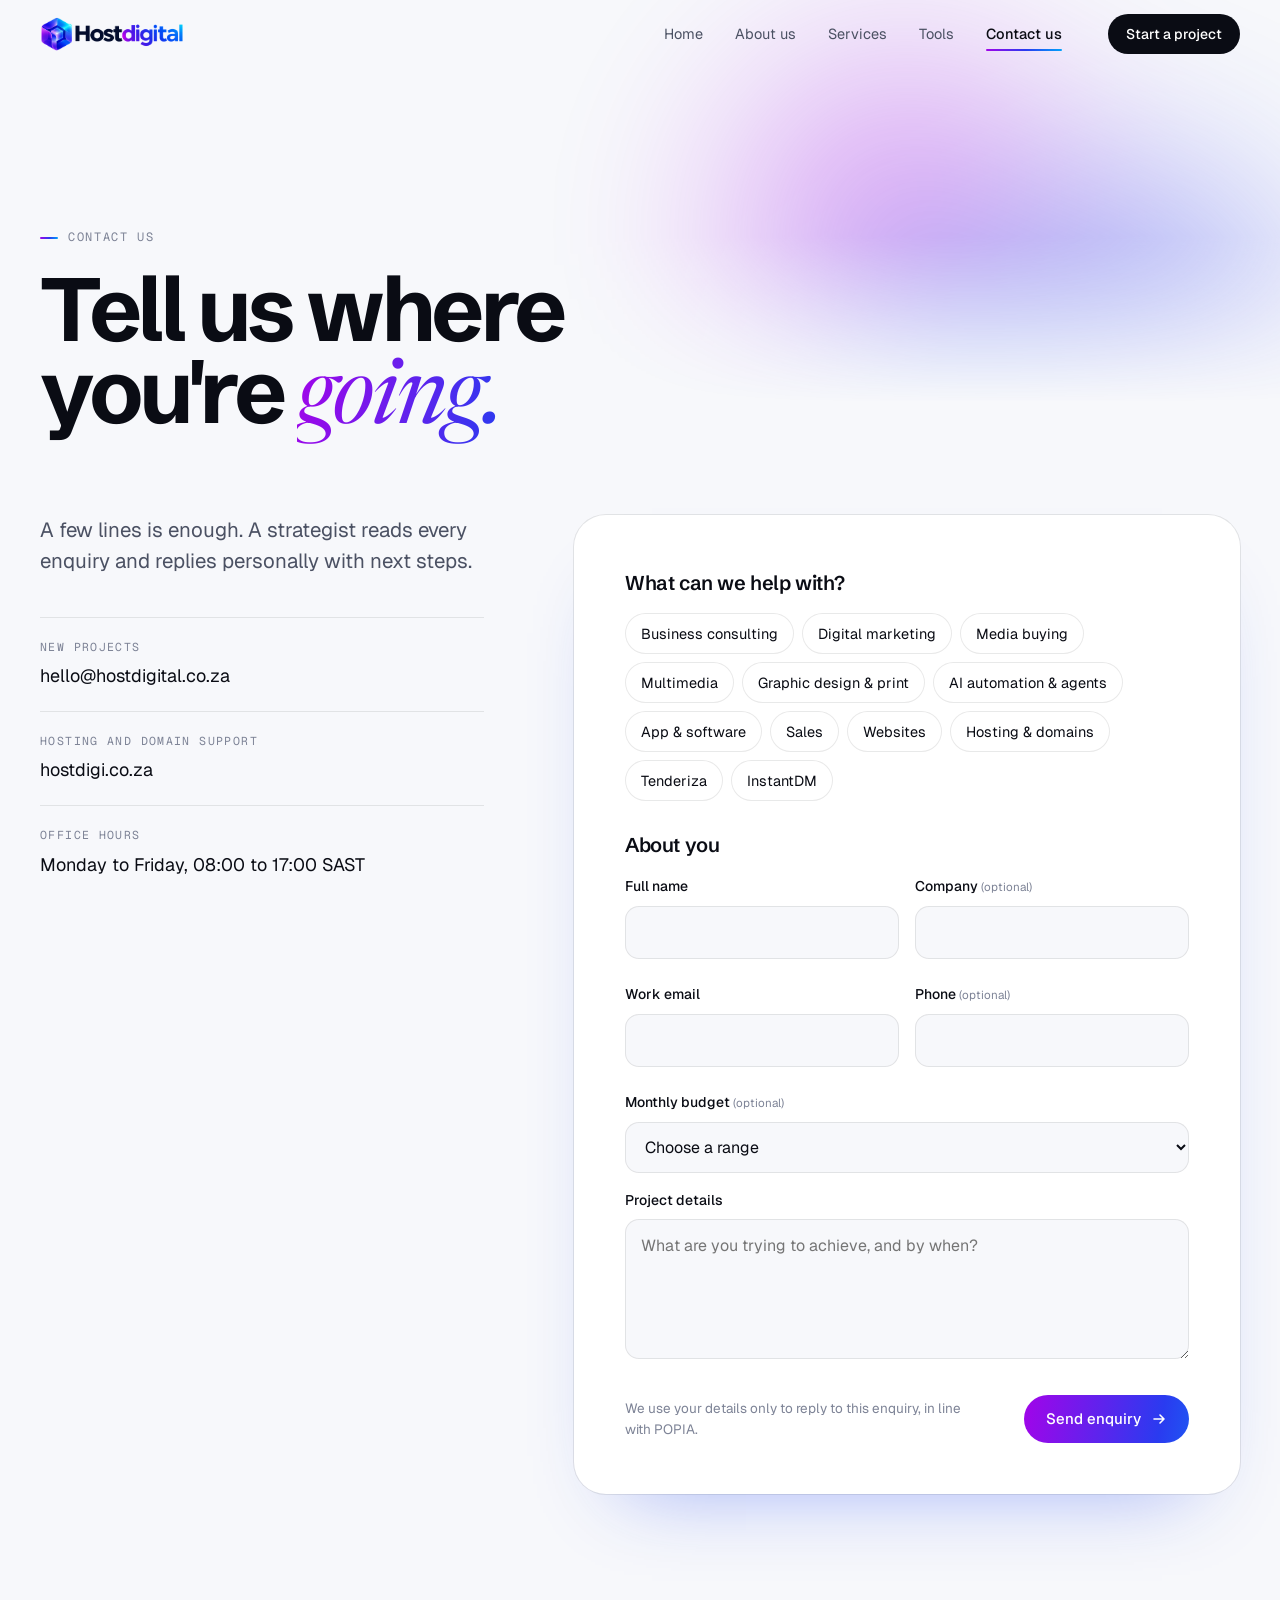
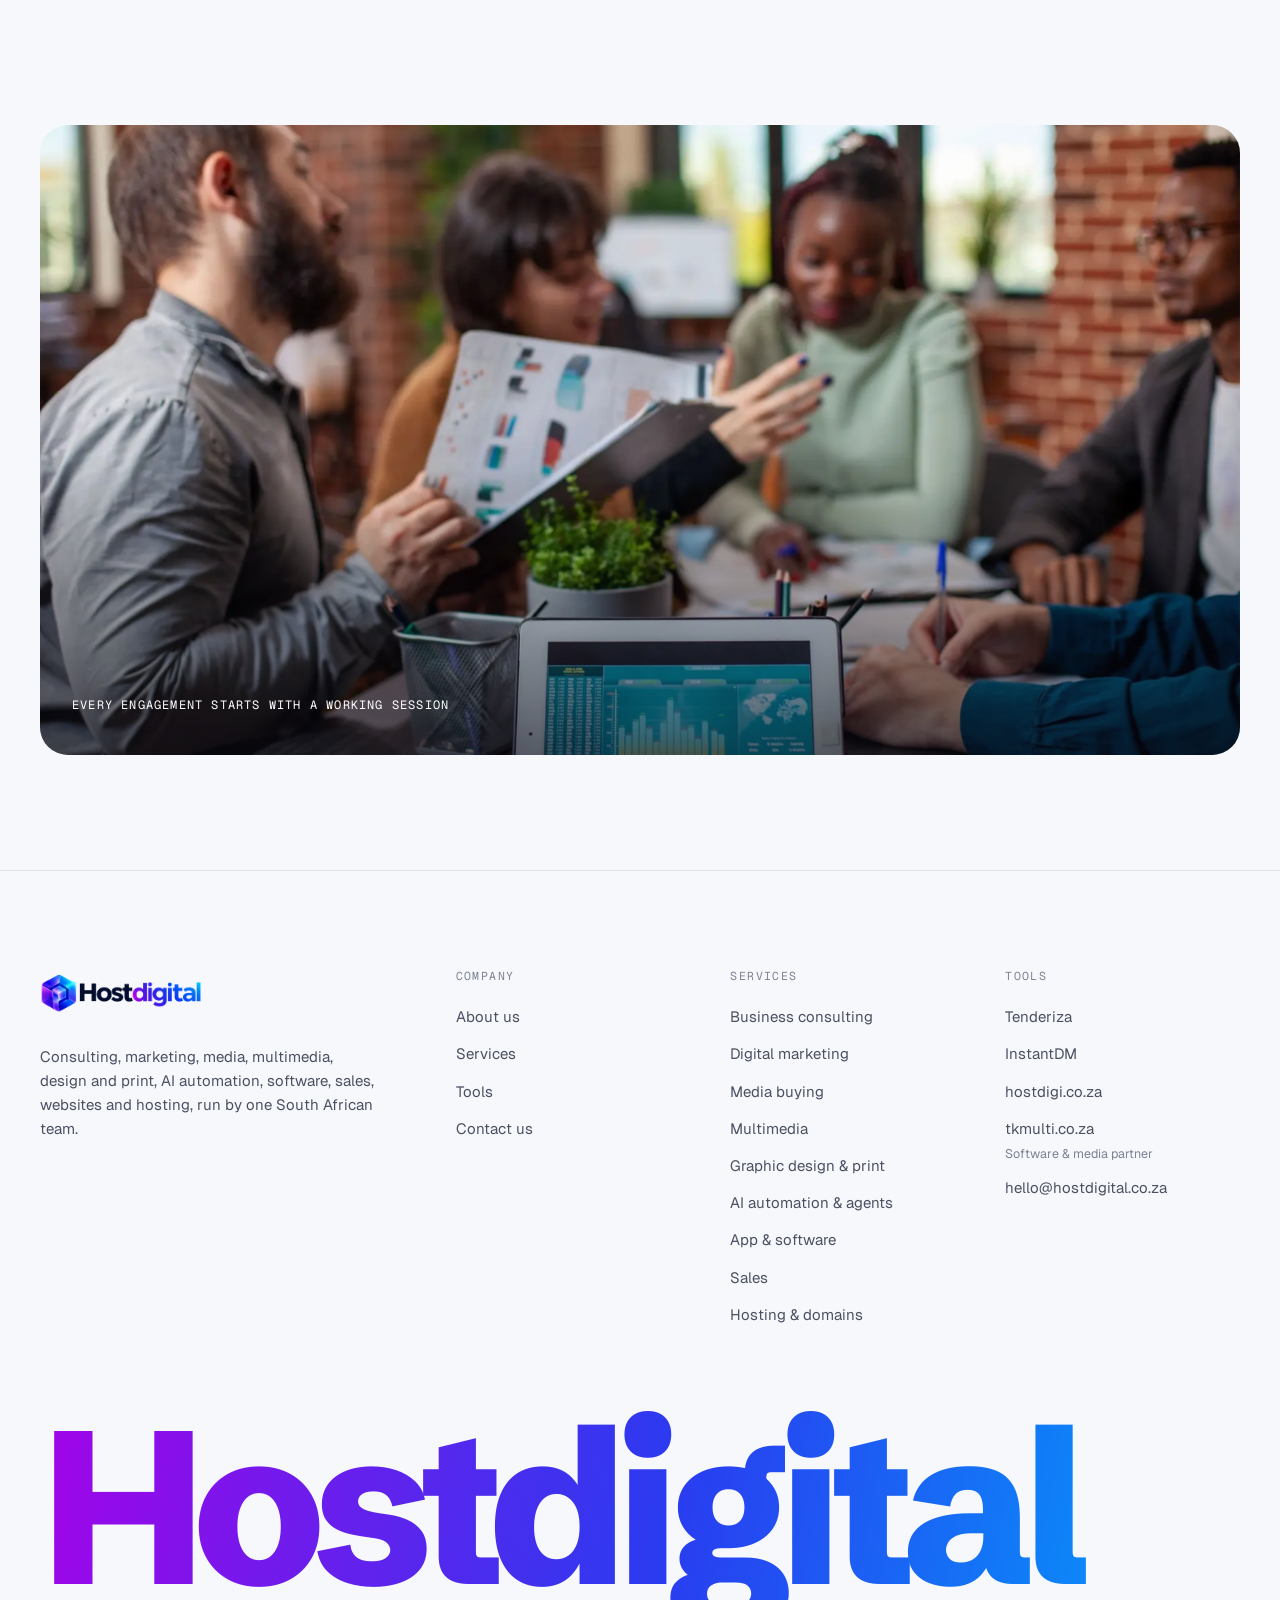
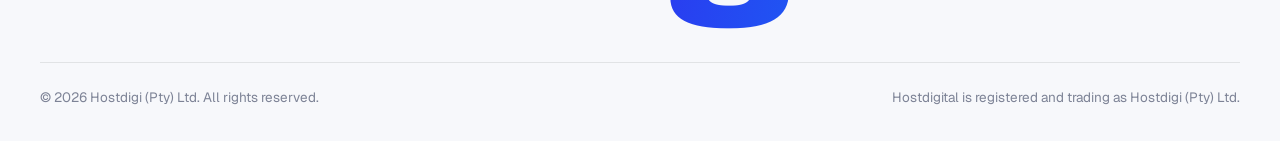
<file: contact.html>
<!doctype html>
<html lang="en-ZA" class="no-js">
<head>
<meta charset="utf-8">
<meta name="viewport" content="width=device-width, initial-scale=1">
<title>Contact us | HostDigital</title>
<meta name="description" content="Start a project with HostDigital. Tell us what you need across marketing, media, multimedia, AI automation, sales, websites and hosting.">
<meta name="theme-color" content="#f7f8fb">
<meta property="og:title" content="Contact us | HostDigital">
<meta property="og:description" content="Start a project with HostDigital. Tell us what you need across marketing, media, multimedia, AI automation, sales, websites and hosting.">
<meta property="og:type" content="website">
<link rel="icon" href="assets/img/mark-64.png" type="image/png">
<link rel="apple-touch-icon" href="assets/img/mark-180.png">
<link rel="preconnect" href="https://fonts.googleapis.com">
<link rel="preconnect" href="https://fonts.gstatic.com" crossorigin>
<link rel="stylesheet" href="https://fonts.googleapis.com/css2?family=Geist:wght@300..700&family=Geist+Mono:wght@400;500&family=Newsreader:ital,opsz,wght@1,6..72,400&family=Schibsted+Grotesk:wght@400..900&display=swap">
<link rel="stylesheet" href="assets/css/site.css?v=3">
</head>
<body>
<a class="skip" href="#main">Skip to content</a>
<header class="hd">
  <div class="wrap hd__bar">
    <a class="brand" href="index.html" aria-label="Hostdigital home"><img class="brand__logo" src="assets/img/logo.png" width="124" height="40" alt=""><img class="brand__logo brand__logo--light" src="assets/img/logo-light.png" width="124" height="40" alt=""></a>
    <nav class="nav" aria-label="Main"><a href="index.html">Home</a><a href="about.html">About us</a><a href="services.html">Services</a><a href="tools.html">Tools</a><a href="contact.html" aria-current="page">Contact us</a></nav>
    <a class="btn hd__cta" href="contact.html">Start a project</a>
    <button class="hd__toggle" type="button" aria-expanded="false" aria-controls="sheet" aria-label="Open menu"><span></span><span></span></button>
  </div>
</header>
<div class="sheet" id="sheet"><a href="index.html">Home</a><a href="about.html">About us</a><a href="services.html">Services</a><a href="tools.html">Tools</a><a href="contact.html" aria-current="page">Contact us</a><a class="btn btn--grad" href="contact.html">Start a project <svg viewBox="0 0 16 16" fill="none" aria-hidden="true"><path d="M3 8h10m-4-4 4 4-4 4" stroke="currentColor" stroke-width="1.6" stroke-linecap="round" stroke-linejoin="round"/></svg></a></div>
<main id="main">
<section class="phero" style="padding-bottom:clamp(40px,6vw,72px)">
  <div class="aurora" aria-hidden="true"><i></i><i></i><i></i></div>
  <div class="wrap">
    <p class="eyebrow fade-up">Contact us</p>
    <h1 class="d-xl hero__title" style="max-width:12ch"><span class="line"><span>Tell us where</span></span><span class="line"><span>you're <span class="serif grad-text">going.</span></span></span></h1>
  </div>
</section>

<section class="section--tight" style="padding-top:0">
  <div class="wrap contact">
    <aside class="contact__aside rv">
      <p class="lede" style="margin-top:0">A few lines is enough. A strategist reads every enquiry and replies personally with next steps.</p>
      <dl>
        <dt>New projects</dt><dd><a href="mailto:hello@hostdigital.co.za">hello@hostdigital.co.za</a></dd>
        <dt>Hosting and domain support</dt><dd><a href="https://hostdigi.co.za" rel="noopener">hostdigi.co.za</a></dd>
        <dt>Office hours</dt><dd>Monday to Friday, 08:00 to 17:00 SAST</dd>
      </dl>
    </aside>

    <form class="form rv" id="enquiry" data-to="hello@hostdigital.co.za" novalidate>
      <fieldset>
        <legend>What can we help with?</legend>
        <div class="chips"><label><input type="checkbox" name="interest" value="business-consulting"><span>Business consulting</span></label><label><input type="checkbox" name="interest" value="digital-marketing"><span>Digital marketing</span></label><label><input type="checkbox" name="interest" value="media-buying"><span>Media buying</span></label><label><input type="checkbox" name="interest" value="multimedia"><span>Multimedia</span></label><label><input type="checkbox" name="interest" value="graphic-design-print"><span>Graphic design &amp; print</span></label><label><input type="checkbox" name="interest" value="ai-automation"><span>AI automation &amp; agents</span></label><label><input type="checkbox" name="interest" value="software-development"><span>App &amp; software</span></label><label><input type="checkbox" name="interest" value="sales"><span>Sales</span></label><label><input type="checkbox" name="interest" value="websites"><span>Websites</span></label><label><input type="checkbox" name="interest" value="hosting-domains"><span>Hosting &amp; domains</span></label><label><input type="checkbox" name="interest" value="tenderiza"><span>Tenderiza</span></label><label><input type="checkbox" name="interest" value="instantdm"><span>InstantDM</span></label></div>
      </fieldset>
      <fieldset>
        <legend>About you</legend>
        <div class="fields">
          <div class="field"><label for="f-name">Full name</label><input id="f-name" name="name" autocomplete="name" required data-error="Enter your name."><span class="field__err" aria-live="polite"></span></div>
          <div class="field"><label for="f-company">Company <small>(optional)</small></label><input id="f-company" name="company" autocomplete="organization"></div>
          <div class="field"><label for="f-email">Work email</label><input id="f-email" name="email" type="email" autocomplete="email" required data-error="Enter an email address like name@company.co.za."><span class="field__err" aria-live="polite"></span></div>
          <div class="field"><label for="f-phone">Phone <small>(optional)</small></label><input id="f-phone" name="phone" type="tel" autocomplete="tel"></div>
          <div class="field field--full"><label for="f-budget">Monthly budget <small>(optional)</small></label>
            <select id="f-budget" name="budget"><option value="">Choose a range</option><option>Under R10 000</option><option>R10 000 to R25 000</option><option>R25 000 to R75 000</option><option>R75 000 to R200 000</option><option>Over R200 000</option></select></div>
          <div class="field field--full"><label for="f-msg">Project details</label><textarea id="f-msg" name="message" required data-error="Tell us a little about the project." placeholder="What are you trying to achieve, and by when?"></textarea><span class="field__err" aria-live="polite"></span></div>
          <div class="hp" aria-hidden="true"><label for="f-web">Website</label><input id="f-web" name="website" tabindex="-1" autocomplete="off"></div>
        </div>
      </fieldset>
      <div class="form__foot">
        <p>We use your details only to reply to this enquiry, in line with POPIA.</p>
        <button class="btn btn--grad" type="submit">Send enquiry <svg viewBox="0 0 16 16" fill="none" aria-hidden="true"><path d="M3 8h10m-4-4 4 4-4 4" stroke="currentColor" stroke-width="1.6" stroke-linecap="round" stroke-linejoin="round"/></svg></button>
      </div>
      <p class="form__status" role="status"></p>
    </form>
  </div>
</section>

<section class="section--tight">
  <div class="wrap"><div class="break rv"><img src="assets/img/analytics-1800.webp" srcset="assets/img/analytics-900.webp 900w, assets/img/analytics-1800.webp 1800w" sizes="100vw" alt="A client workshop reviewing campaign results on a tablet" loading="lazy" decoding="async" data-parallax="70"><p class="break__cap">Every engagement starts with a working session</p></div></div>
</section>
</main>
<footer class="ft">
  <div class="wrap">
    <div class="ft__grid">
      <div>
        <a class="brand" href="index.html" aria-label="Hostdigital home"><img class="brand__logo" src="assets/img/logo.png" width="124" height="40" alt=""><img class="brand__logo brand__logo--light" src="assets/img/logo-light.png" width="124" height="40" alt=""></a>
        <p class="ft__about">Consulting, marketing, media, multimedia, design and print, AI automation, software, sales, websites and hosting, run by one South African team.</p>
      </div>
      <div>
        <h4>Company</h4>
        <ul><li><a href="about.html">About us</a></li><li><a href="services.html">Services</a></li><li><a href="tools.html">Tools</a></li><li><a href="contact.html">Contact us</a></li></ul>
      </div>
      <div>
        <h4>Services</h4>
        <ul><li><a href="services.html#business-consulting">Business consulting</a></li><li><a href="services.html#digital-marketing">Digital marketing</a></li><li><a href="services.html#media-buying">Media buying</a></li><li><a href="services.html#multimedia">Multimedia</a></li><li><a href="services.html#graphic-design-print">Graphic design &amp; print</a></li><li><a href="services.html#ai-automation">AI automation &amp; agents</a></li><li><a href="services.html#software-development">App &amp; software</a></li><li><a href="services.html#sales">Sales</a></li><li><a href="services.html#hosting-domains">Hosting &amp; domains</a></li></ul>
      </div>
      <div>
        <h4>Tools</h4>
        <ul><li><a href="tools.html#tenderiza">Tenderiza</a></li><li><a href="tools.html#instantdm">InstantDM</a></li><li><a href="https://hostdigi.co.za" rel="noopener">hostdigi.co.za</a></li><li><a href="https://tkmulti.co.za" rel="noopener">tkmulti.co.za</a> <small class="ft__note">Software &amp; media partner</small></li><li><a href="mailto:hello@hostdigital.co.za">hello@hostdigital.co.za</a></li></ul>
      </div>
    </div>
    <p class="ft__word" aria-hidden="true">Hostdigital</p>
    <div class="ft__legal"><span>&copy; <span data-year>2026</span> Hostdigi (Pty) Ltd. All rights reserved.</span><span>Hostdigital is registered and trading as Hostdigi (Pty) Ltd.</span></div>
  </div>
</footer>
<script src="assets/js/site.js?v=3" defer></script>
</body>
</html>
</file>
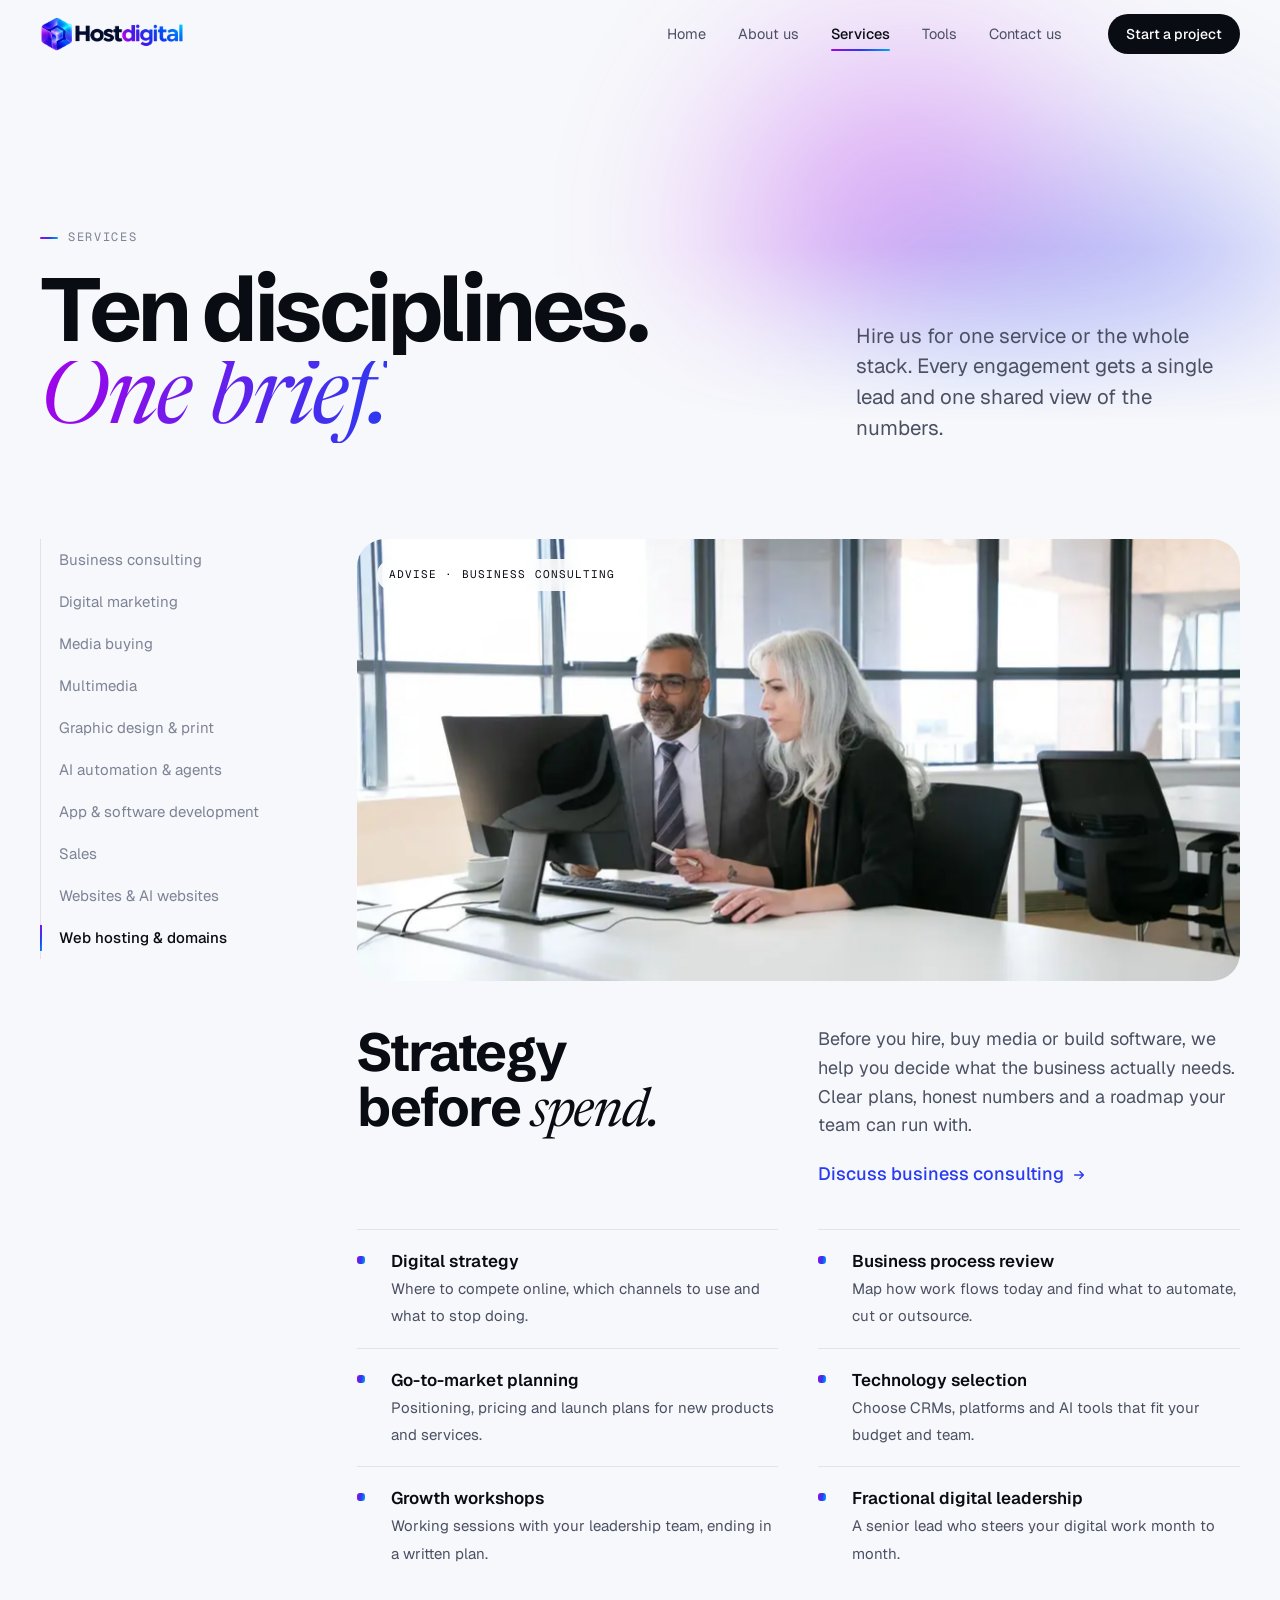
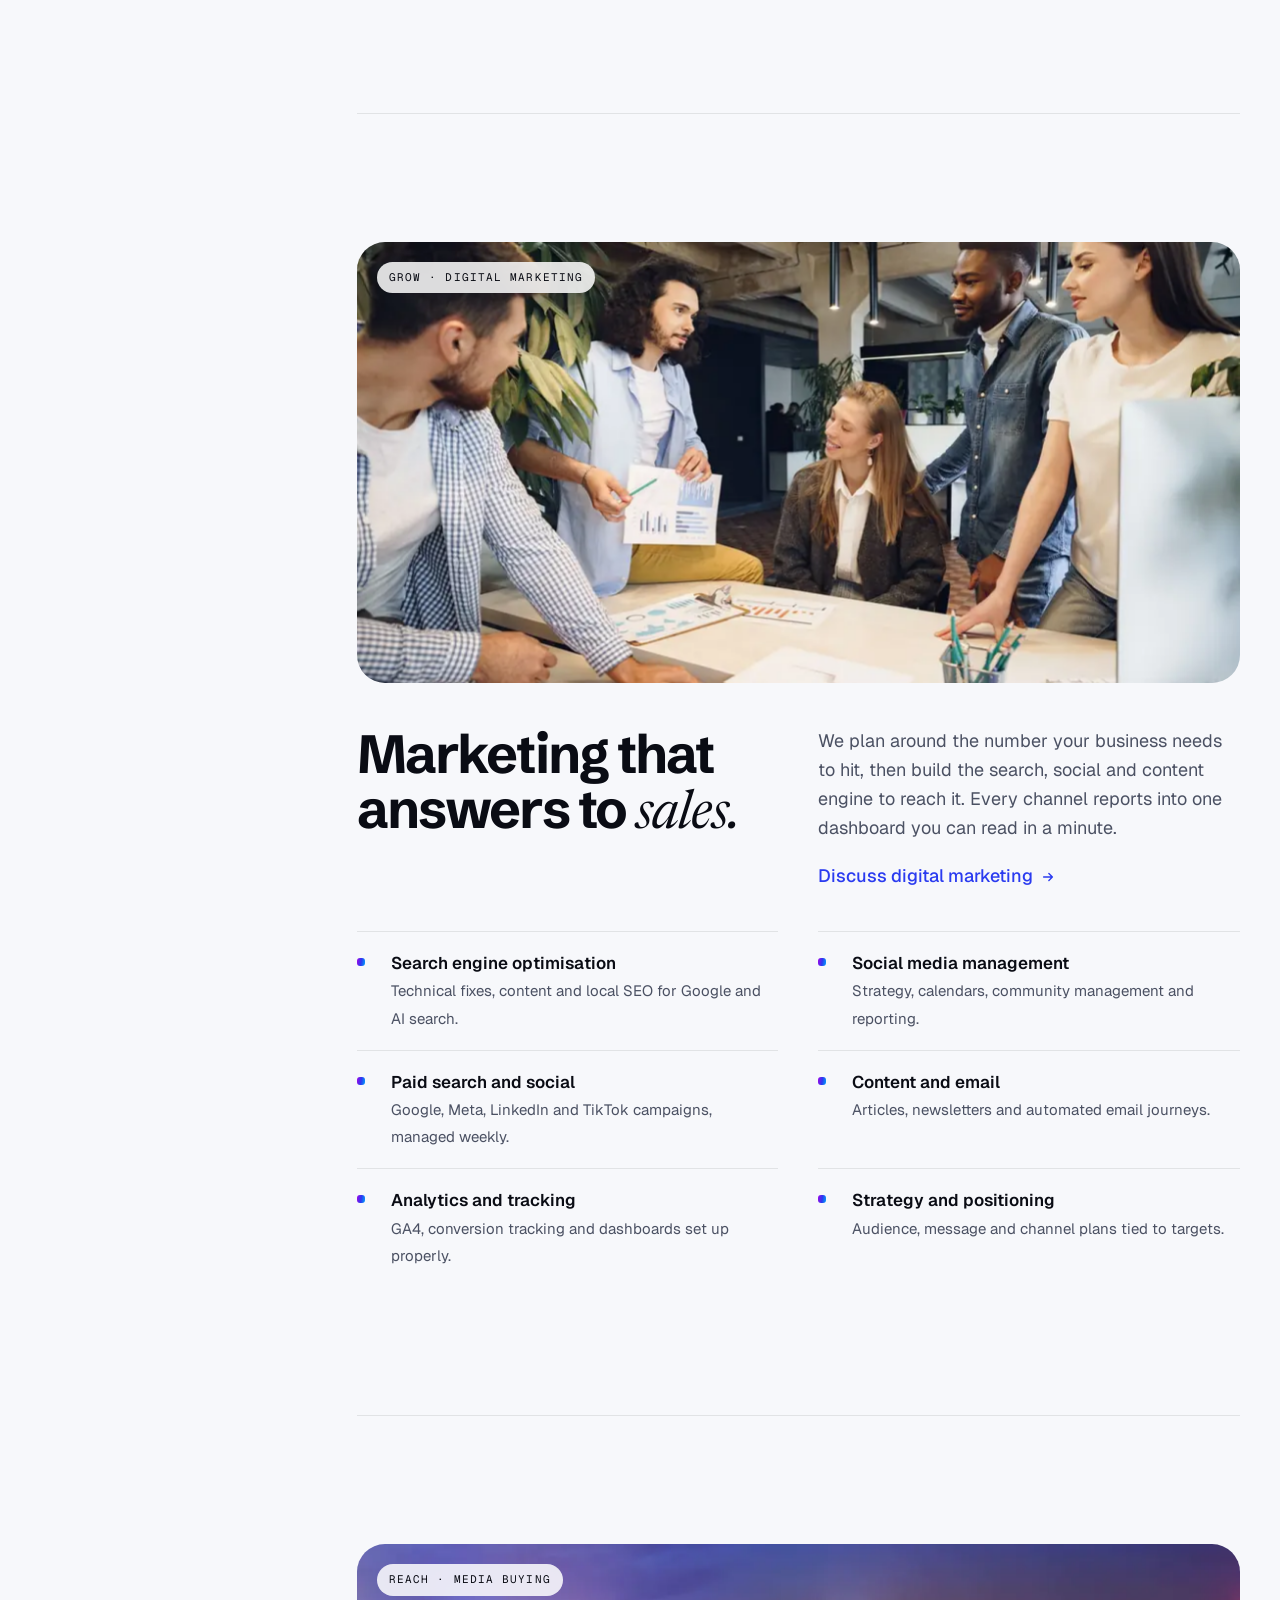
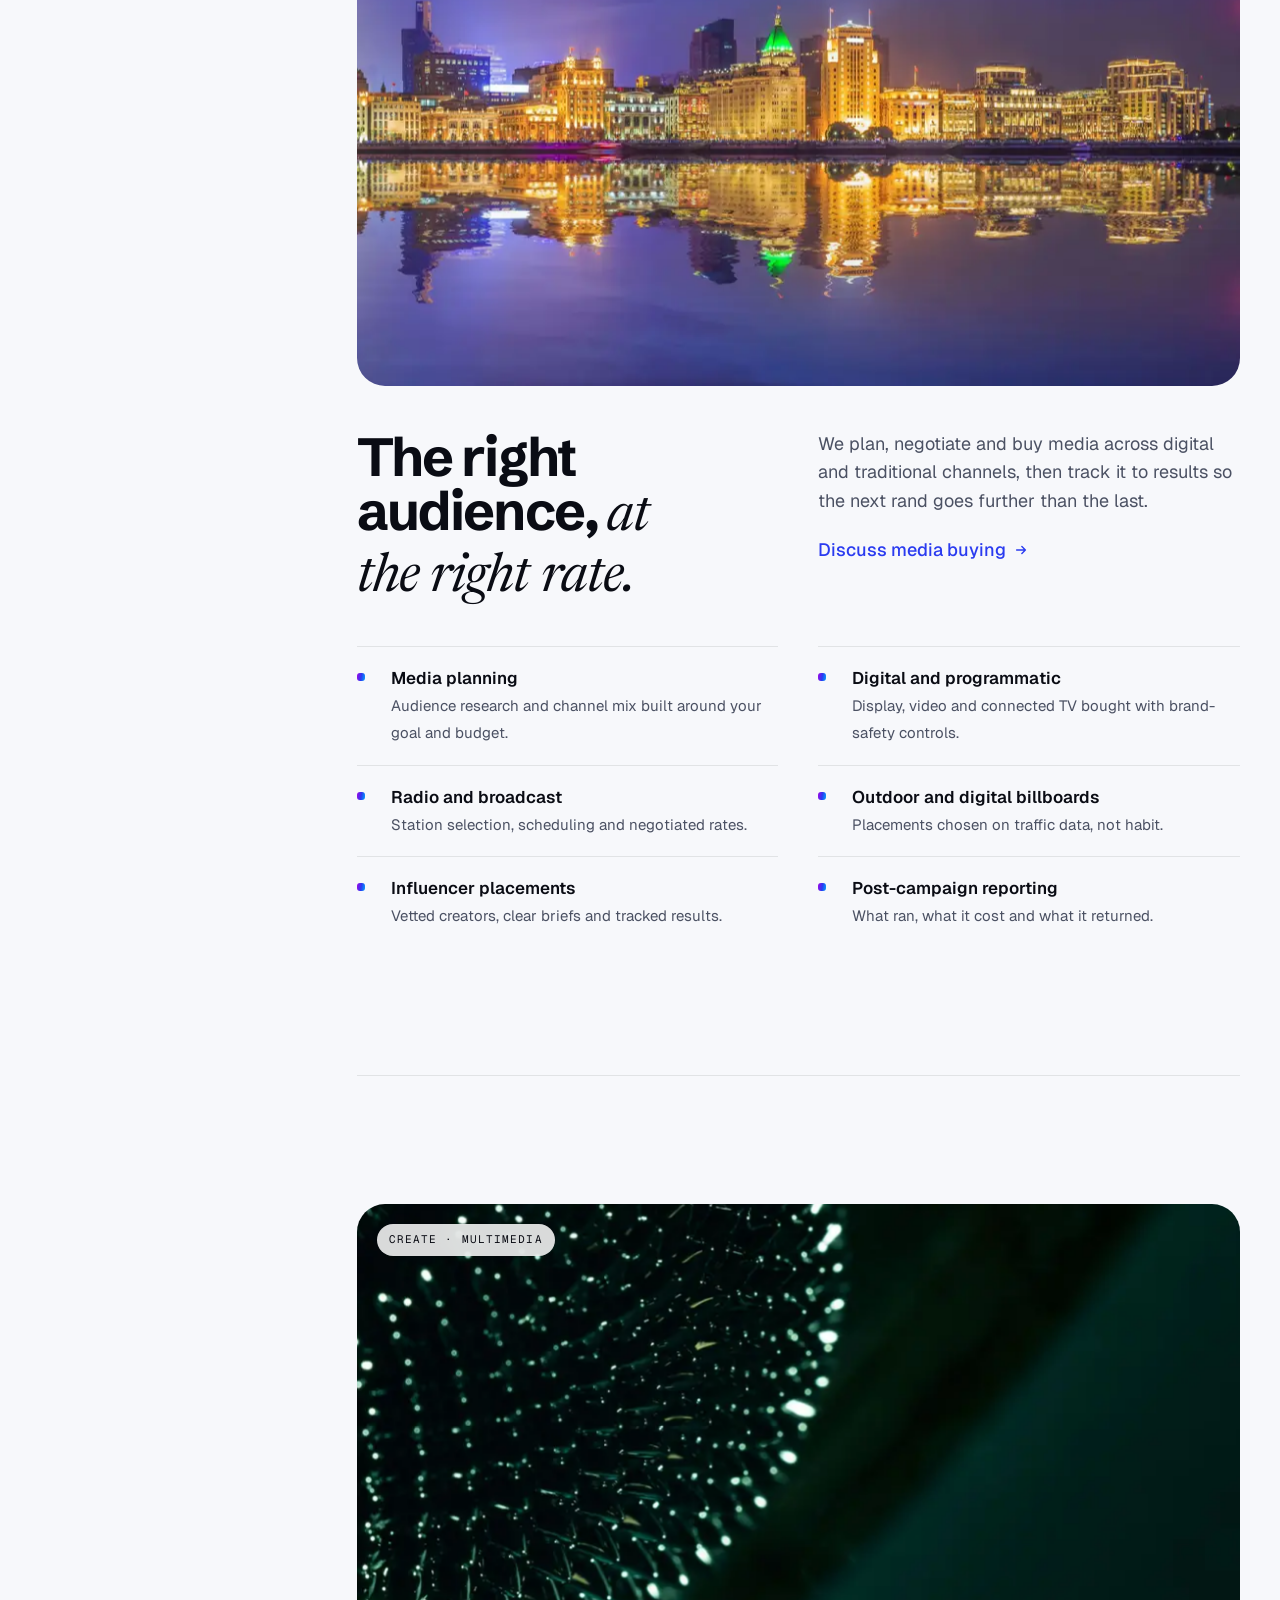
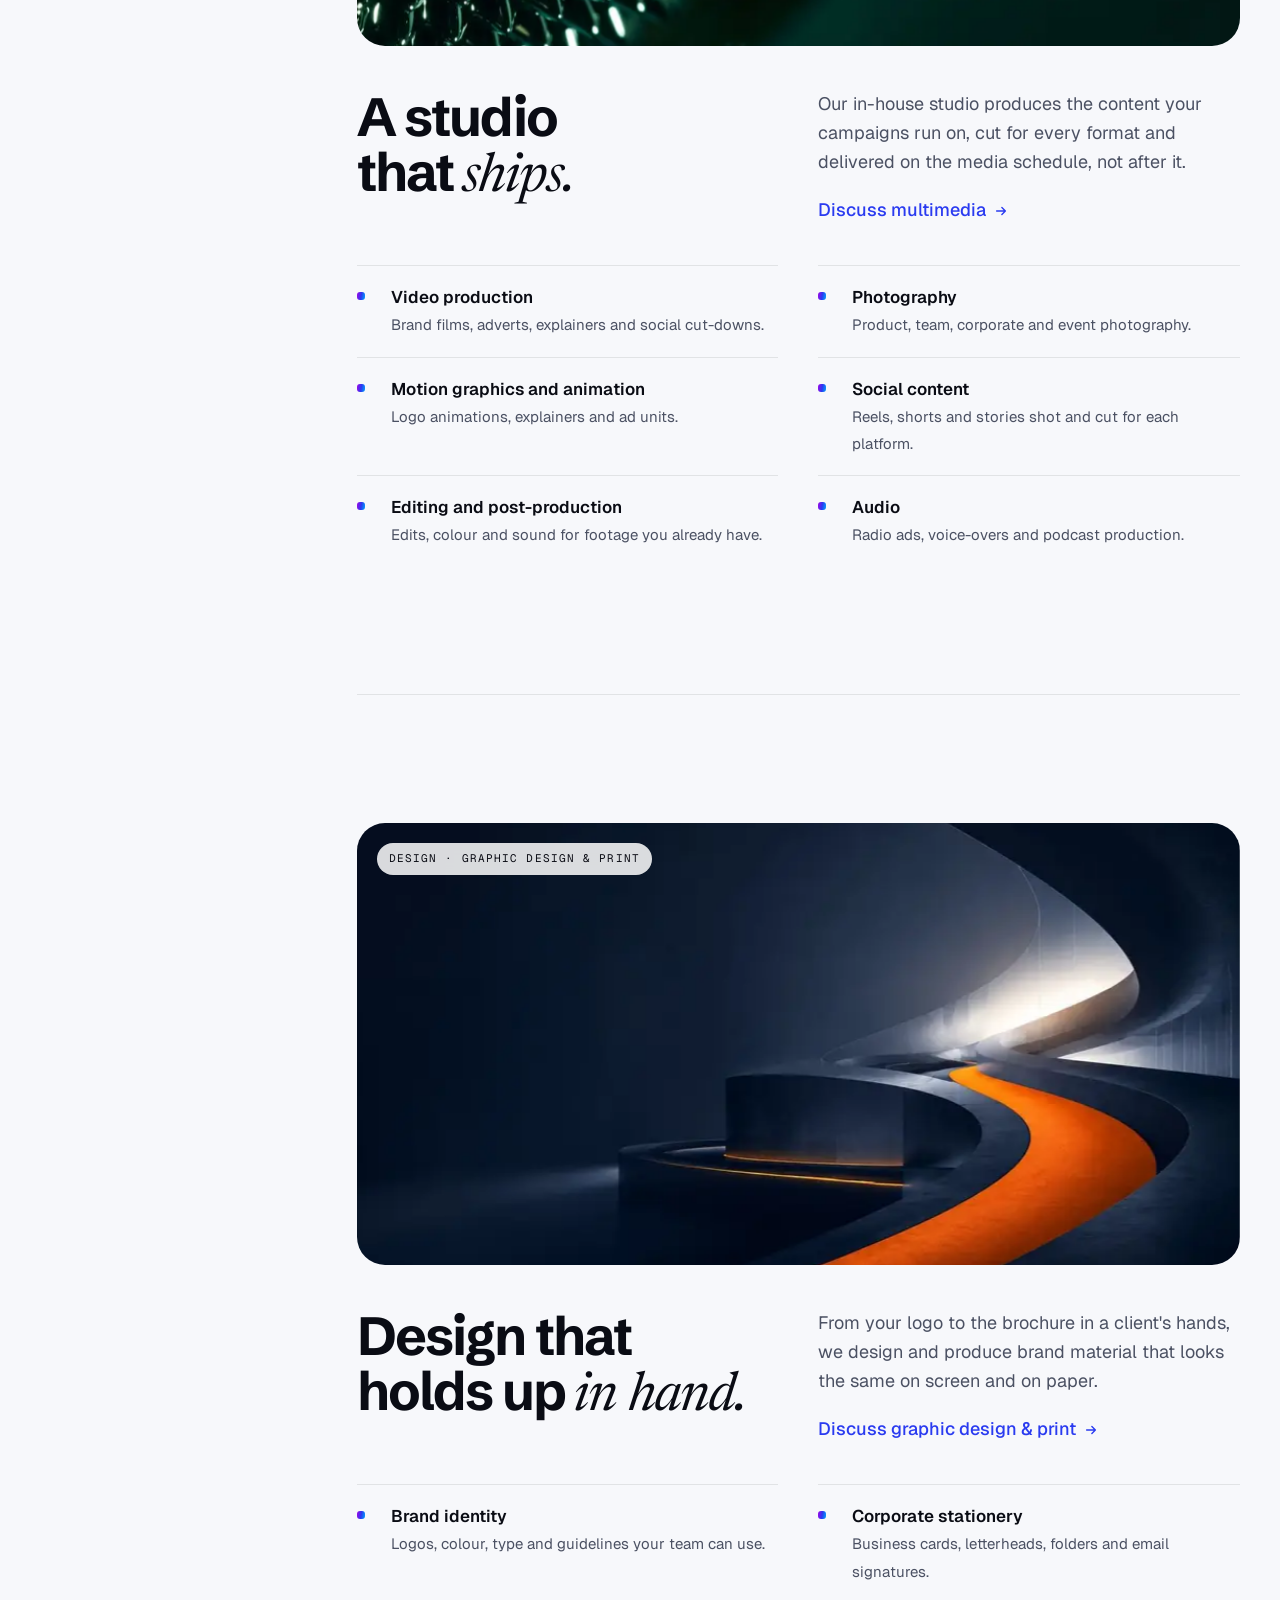
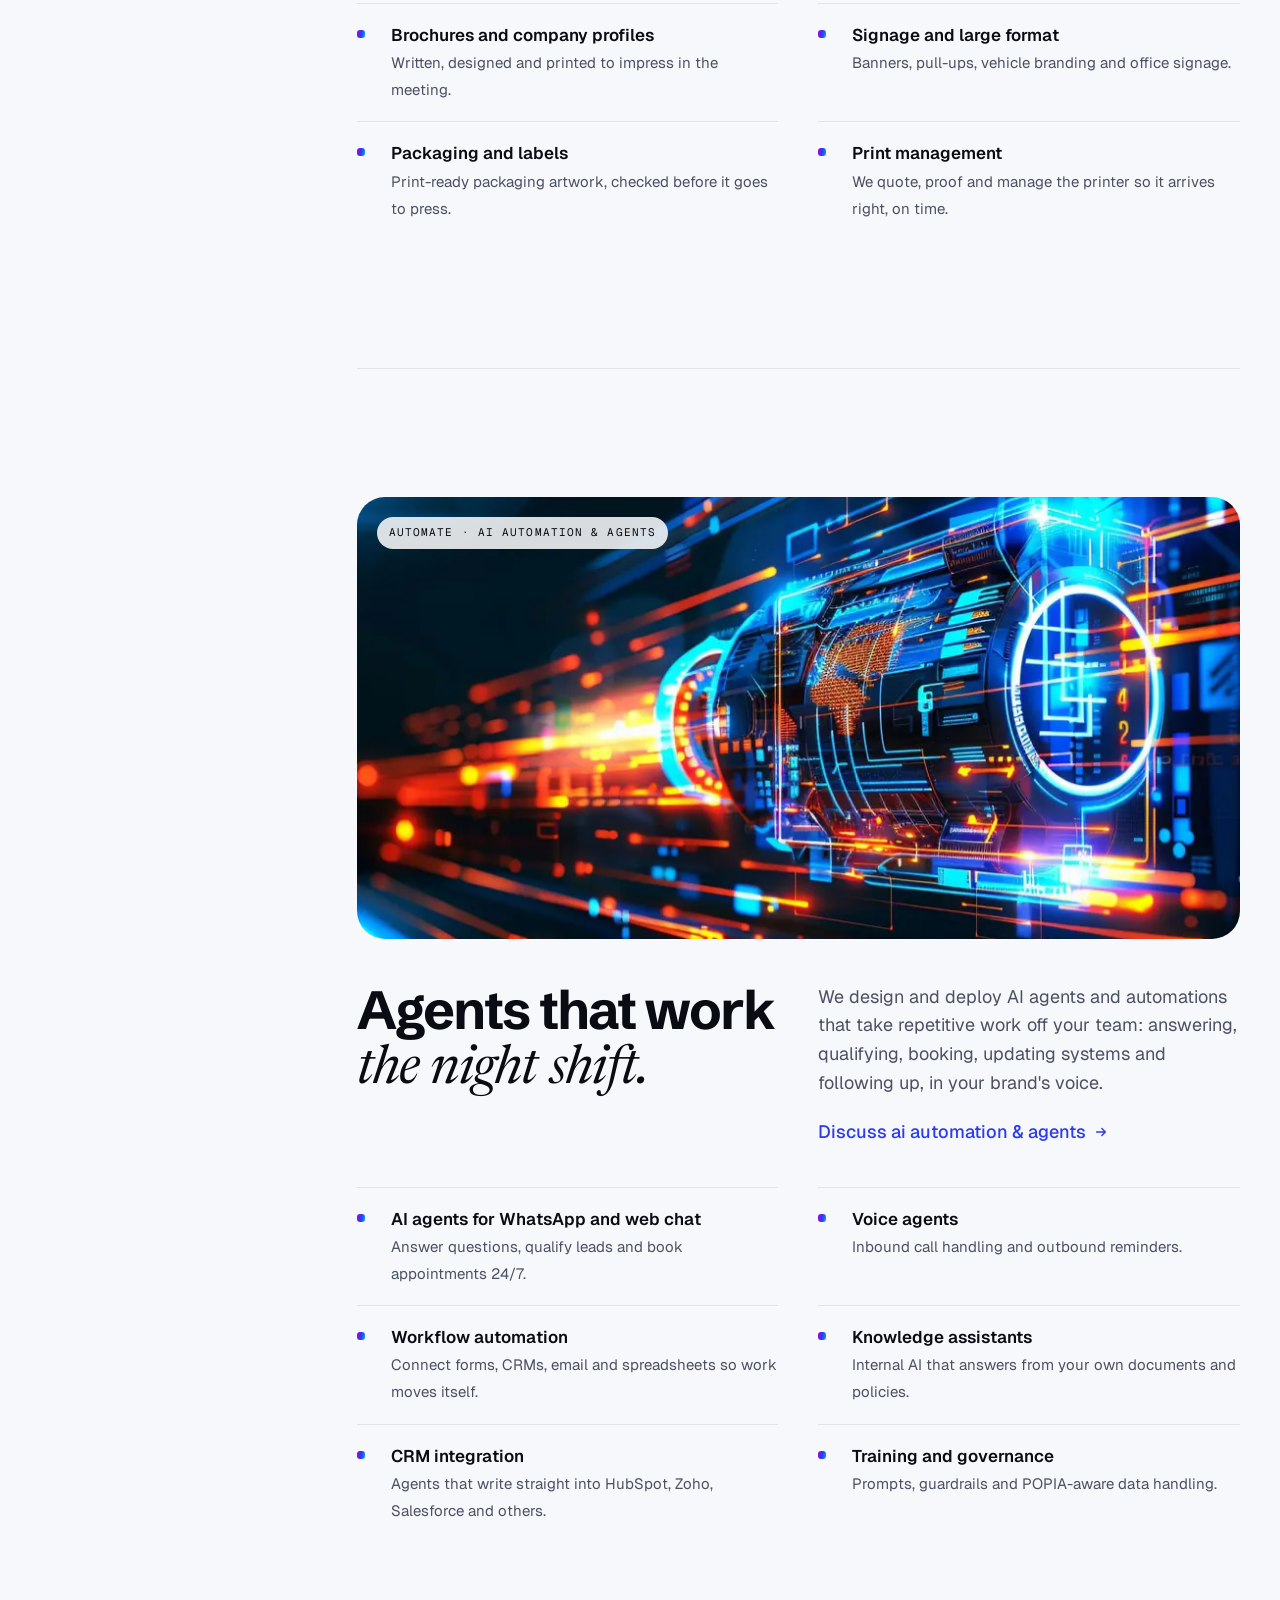
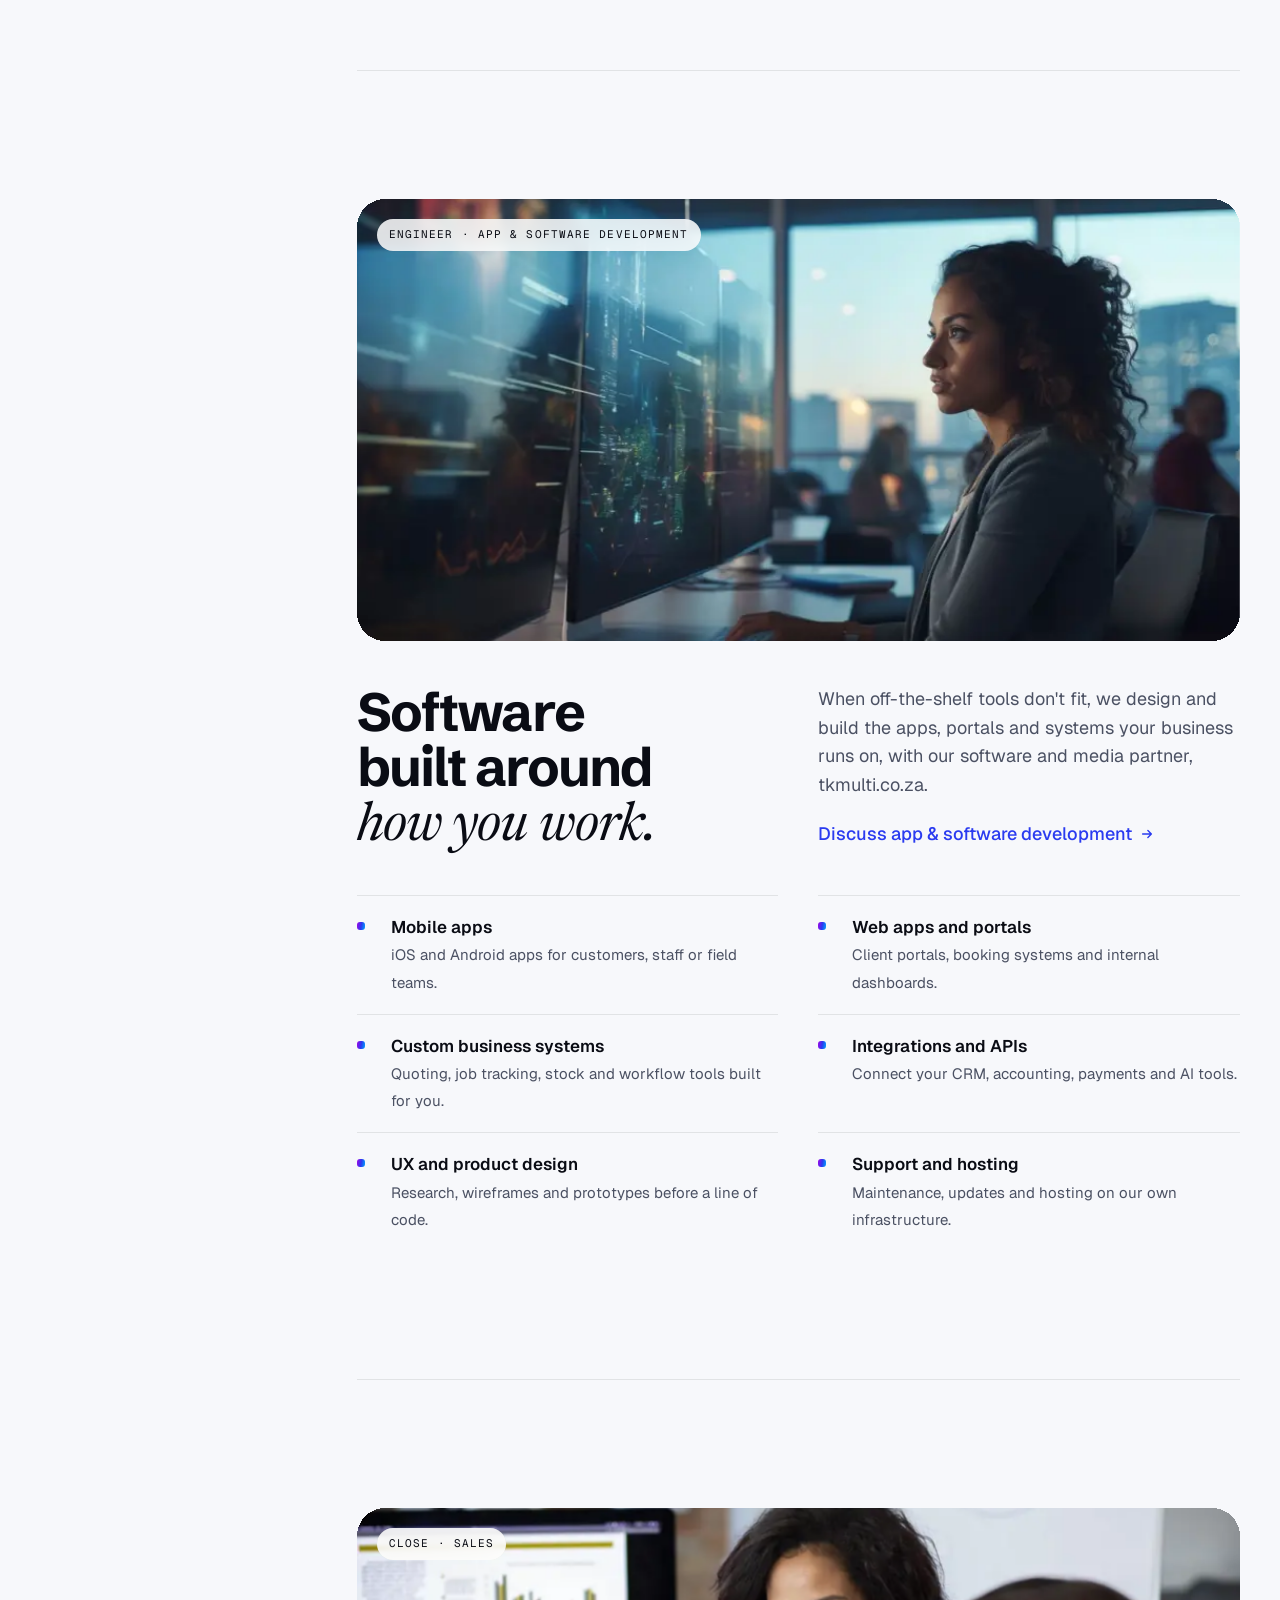
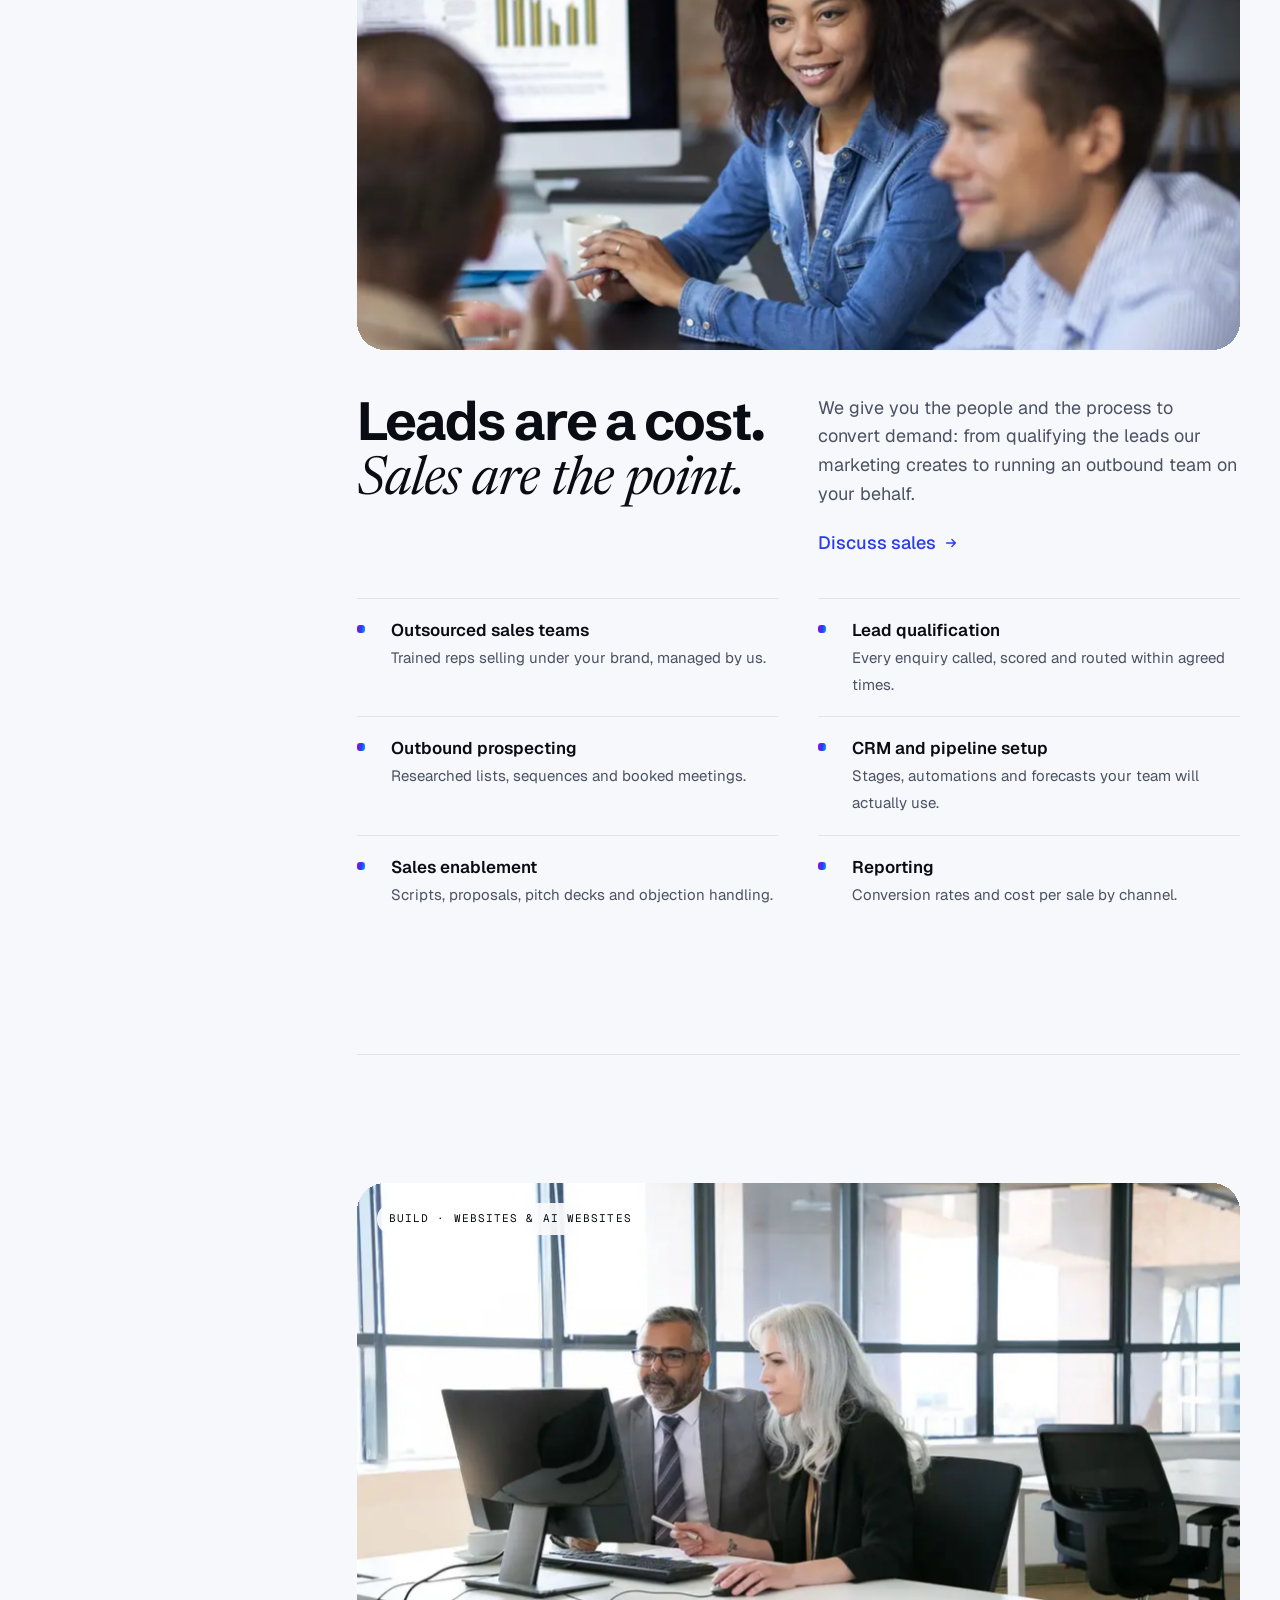
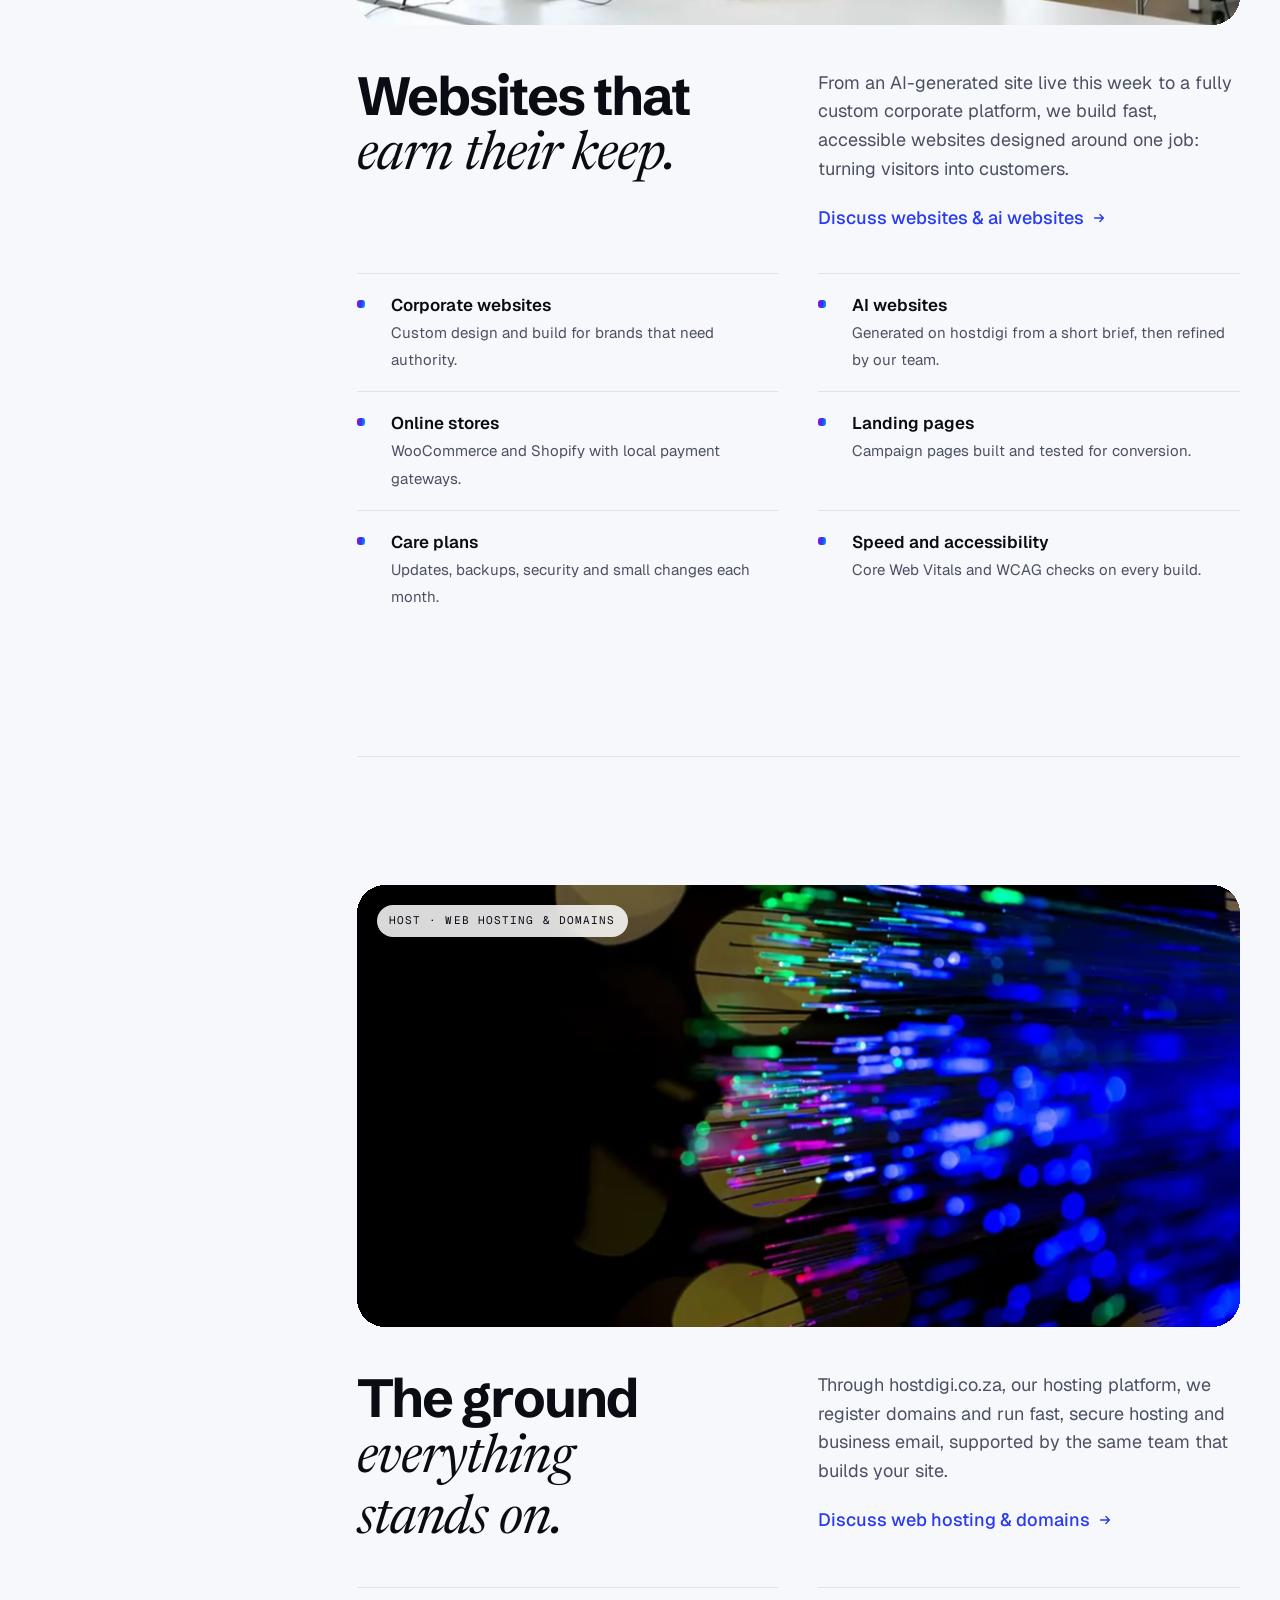
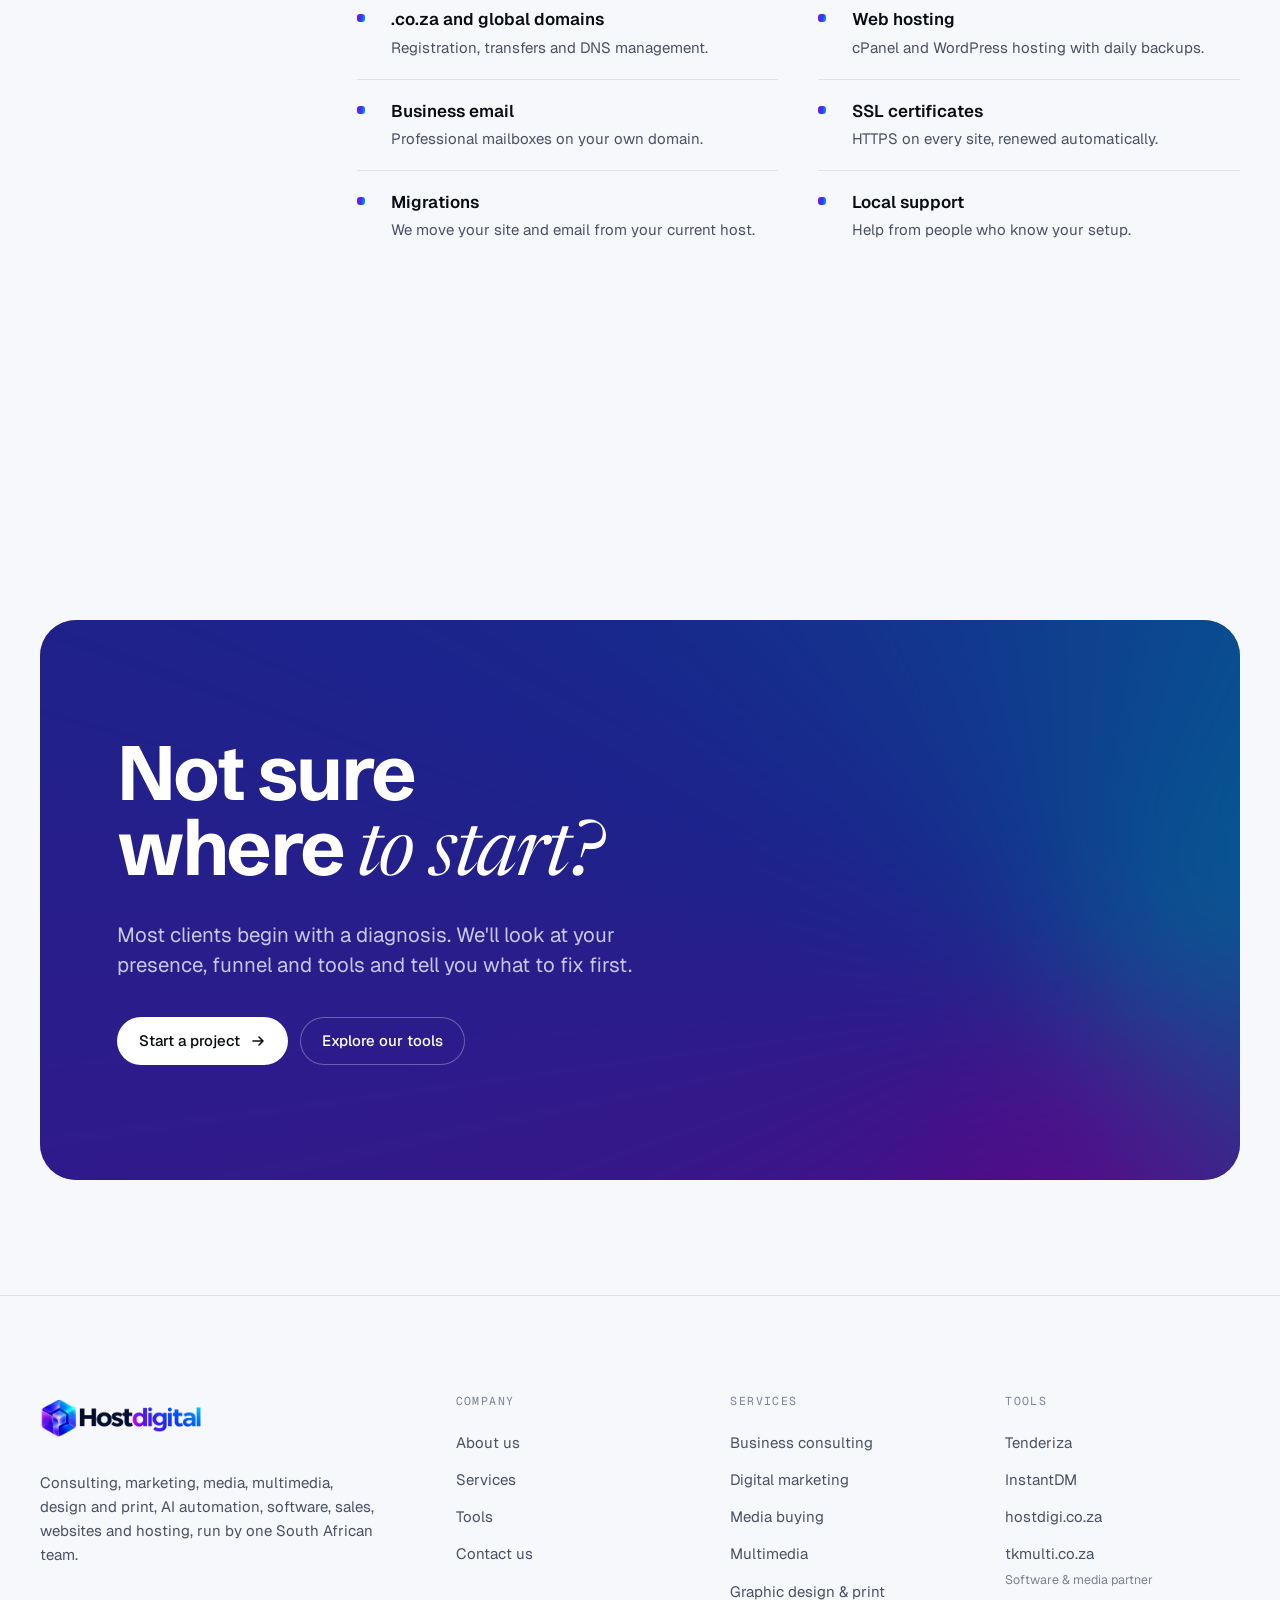
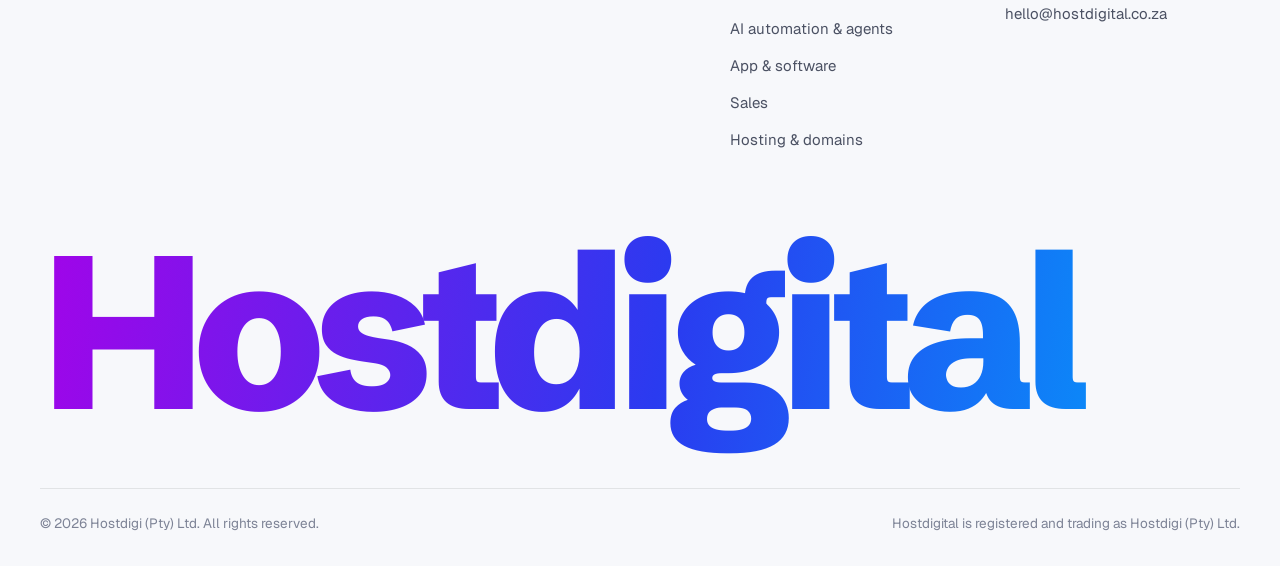
<file: services.html>
<!doctype html>
<html lang="en-ZA" class="no-js">
<head>
<meta charset="utf-8">
<meta name="viewport" content="width=device-width, initial-scale=1">
<title>Services | HostDigital</title>
<meta name="description" content="Business consulting, digital marketing, media buying, multimedia, graphic design and print, AI automation and agents, app and software development, sales, websites, web hosting and domain names from HostDigital.">
<meta name="theme-color" content="#f7f8fb">
<meta property="og:title" content="Services | HostDigital">
<meta property="og:description" content="Business consulting, digital marketing, media buying, multimedia, graphic design and print, AI automation and agents, app and software development, sales, websites, web hosting and domain names from HostDigital.">
<meta property="og:type" content="website">
<link rel="icon" href="assets/img/mark-64.png" type="image/png">
<link rel="apple-touch-icon" href="assets/img/mark-180.png">
<link rel="preconnect" href="https://fonts.googleapis.com">
<link rel="preconnect" href="https://fonts.gstatic.com" crossorigin>
<link rel="stylesheet" href="https://fonts.googleapis.com/css2?family=Geist:wght@300..700&family=Geist+Mono:wght@400;500&family=Newsreader:ital,opsz,wght@1,6..72,400&family=Schibsted+Grotesk:wght@400..900&display=swap">
<link rel="stylesheet" href="assets/css/site.css?v=3">
</head>
<body>
<a class="skip" href="#main">Skip to content</a>
<header class="hd">
  <div class="wrap hd__bar">
    <a class="brand" href="index.html" aria-label="Hostdigital home"><img class="brand__logo" src="assets/img/logo.png" width="124" height="40" alt=""><img class="brand__logo brand__logo--light" src="assets/img/logo-light.png" width="124" height="40" alt=""></a>
    <nav class="nav" aria-label="Main"><a href="index.html">Home</a><a href="about.html">About us</a><a href="services.html" aria-current="page">Services</a><a href="tools.html">Tools</a><a href="contact.html">Contact us</a></nav>
    <a class="btn hd__cta" href="contact.html">Start a project</a>
    <button class="hd__toggle" type="button" aria-expanded="false" aria-controls="sheet" aria-label="Open menu"><span></span><span></span></button>
  </div>
</header>
<div class="sheet" id="sheet"><a href="index.html">Home</a><a href="about.html">About us</a><a href="services.html" aria-current="page">Services</a><a href="tools.html">Tools</a><a href="contact.html">Contact us</a><a class="btn btn--grad" href="contact.html">Start a project <svg viewBox="0 0 16 16" fill="none" aria-hidden="true"><path d="M3 8h10m-4-4 4 4-4 4" stroke="currentColor" stroke-width="1.6" stroke-linecap="round" stroke-linejoin="round"/></svg></a></div>
<main id="main">
<section class="phero">
  <div class="aurora" aria-hidden="true"><i></i><i></i><i></i></div>
  <div class="wrap phero__grid">
    <div><p class="eyebrow fade-up">Services</p><h1 class="d-xl hero__title" style="max-width:12ch"><span class="line"><span>Ten disciplines.</span></span><span class="line"><span class="serif grad-text">One brief.</span></span></h1></div>
    <p class="lede fade-up">Hire us for one service or the whole stack. Every engagement gets a single lead and one shared view of the numbers.</p>
  </div>
</section>

<section class="section--tight" style="padding-top:0">
  <div class="wrap svc-layout">
    <nav class="svc-nav" aria-label="Services"><ol><li><a href="#business-consulting">Business consulting</a></li><li><a href="#digital-marketing">Digital marketing</a></li><li><a href="#media-buying">Media buying</a></li><li><a href="#multimedia">Multimedia</a></li><li><a href="#graphic-design-print">Graphic design &amp; print</a></li><li><a href="#ai-automation">AI automation &amp; agents</a></li><li><a href="#software-development">App &amp; software development</a></li><li><a href="#sales">Sales</a></li><li><a href="#websites">Websites &amp; AI websites</a></li><li><a href="#hosting-domains">Web hosting &amp; domains</a></li></ol></nav>
    <div>
      <section class="svc" id="business-consulting" aria-labelledby="business-consulting-t">
        <div class="svc__media rv"><img src="assets/img/consulting-1800.webp" srcset="assets/img/consulting-900.webp 900w, assets/img/consulting-1800.webp 1800w" sizes="(max-width: 920px) 100vw, 900px" alt="" loading="lazy" decoding="async" data-parallax="50"><span class="svc__badge">Advise &middot; Business consulting</span></div>
        <div class="svc__head">
          <h2 class="d-m rv" id="business-consulting-t">Strategy before <span class="serif">spend.</span></h2>
          <div class="rv"><p>Before you hire, buy media or build software, we help you decide what the business actually needs. Clear plans, honest numbers and a roadmap your team can run with.</p><p style="margin-top:20px"><a class="link-arrow" href="contact.html?interest=business-consulting">Discuss business consulting <svg viewBox="0 0 16 16" fill="none" aria-hidden="true"><path d="M3 8h10m-4-4 4 4-4 4" stroke="currentColor" stroke-width="1.6" stroke-linecap="round" stroke-linejoin="round"/></svg></a></p></div>
        </div>
        <ul class="offer rv"><li><div><strong>Digital strategy</strong><span>Where to compete online, which channels to use and what to stop doing.</span></div></li><li><div><strong>Business process review</strong><span>Map how work flows today and find what to automate, cut or outsource.</span></div></li><li><div><strong>Go-to-market planning</strong><span>Positioning, pricing and launch plans for new products and services.</span></div></li><li><div><strong>Technology selection</strong><span>Choose CRMs, platforms and AI tools that fit your budget and team.</span></div></li><li><div><strong>Growth workshops</strong><span>Working sessions with your leadership team, ending in a written plan.</span></div></li><li><div><strong>Fractional digital leadership</strong><span>A senior lead who steers your digital work month to month.</span></div></li></ul>
      </section>
      <section class="svc" id="digital-marketing" aria-labelledby="digital-marketing-t">
        <div class="svc__media rv"><img src="assets/img/marketing-team-1800.webp" srcset="assets/img/marketing-team-900.webp 900w, assets/img/marketing-team-1800.webp 1800w" sizes="(max-width: 920px) 100vw, 900px" alt="" loading="lazy" decoding="async" data-parallax="50"><span class="svc__badge">Grow &middot; Digital marketing</span></div>
        <div class="svc__head">
          <h2 class="d-m rv" id="digital-marketing-t">Marketing that answers to <span class="serif">sales.</span></h2>
          <div class="rv"><p>We plan around the number your business needs to hit, then build the search, social and content engine to reach it. Every channel reports into one dashboard you can read in a minute.</p><p style="margin-top:20px"><a class="link-arrow" href="contact.html?interest=digital-marketing">Discuss digital marketing <svg viewBox="0 0 16 16" fill="none" aria-hidden="true"><path d="M3 8h10m-4-4 4 4-4 4" stroke="currentColor" stroke-width="1.6" stroke-linecap="round" stroke-linejoin="round"/></svg></a></p></div>
        </div>
        <ul class="offer rv"><li><div><strong>Search engine optimisation</strong><span>Technical fixes, content and local SEO for Google and AI search.</span></div></li><li><div><strong>Social media management</strong><span>Strategy, calendars, community management and reporting.</span></div></li><li><div><strong>Paid search and social</strong><span>Google, Meta, LinkedIn and TikTok campaigns, managed weekly.</span></div></li><li><div><strong>Content and email</strong><span>Articles, newsletters and automated email journeys.</span></div></li><li><div><strong>Analytics and tracking</strong><span>GA4, conversion tracking and dashboards set up properly.</span></div></li><li><div><strong>Strategy and positioning</strong><span>Audience, message and channel plans tied to targets.</span></div></li></ul>
      </section>
      <section class="svc" id="media-buying" aria-labelledby="media-buying-t">
        <div class="svc__media rv"><img src="assets/img/city-night-1800.webp" srcset="assets/img/city-night-900.webp 900w, assets/img/city-night-1800.webp 1800w" sizes="(max-width: 920px) 100vw, 900px" alt="" loading="lazy" decoding="async" data-parallax="50"><span class="svc__badge">Reach &middot; Media buying</span></div>
        <div class="svc__head">
          <h2 class="d-m rv" id="media-buying-t">The right audience, <span class="serif">at the right rate.</span></h2>
          <div class="rv"><p>We plan, negotiate and buy media across digital and traditional channels, then track it to results so the next rand goes further than the last.</p><p style="margin-top:20px"><a class="link-arrow" href="contact.html?interest=media-buying">Discuss media buying <svg viewBox="0 0 16 16" fill="none" aria-hidden="true"><path d="M3 8h10m-4-4 4 4-4 4" stroke="currentColor" stroke-width="1.6" stroke-linecap="round" stroke-linejoin="round"/></svg></a></p></div>
        </div>
        <ul class="offer rv"><li><div><strong>Media planning</strong><span>Audience research and channel mix built around your goal and budget.</span></div></li><li><div><strong>Digital and programmatic</strong><span>Display, video and connected TV bought with brand-safety controls.</span></div></li><li><div><strong>Radio and broadcast</strong><span>Station selection, scheduling and negotiated rates.</span></div></li><li><div><strong>Outdoor and digital billboards</strong><span>Placements chosen on traffic data, not habit.</span></div></li><li><div><strong>Influencer placements</strong><span>Vetted creators, clear briefs and tracked results.</span></div></li><li><div><strong>Post-campaign reporting</strong><span>What ran, what it cost and what it returned.</span></div></li></ul>
      </section>
      <section class="svc" id="multimedia" aria-labelledby="multimedia-t">
        <div class="svc__media rv"><img src="assets/img/liquid-metal-1800.webp" srcset="assets/img/liquid-metal-900.webp 900w, assets/img/liquid-metal-1800.webp 1800w" sizes="(max-width: 920px) 100vw, 900px" alt="" loading="lazy" decoding="async" data-parallax="50"><span class="svc__badge">Create &middot; Multimedia</span></div>
        <div class="svc__head">
          <h2 class="d-m rv" id="multimedia-t">A studio that <span class="serif">ships.</span></h2>
          <div class="rv"><p>Our in-house studio produces the content your campaigns run on, cut for every format and delivered on the media schedule, not after it.</p><p style="margin-top:20px"><a class="link-arrow" href="contact.html?interest=multimedia">Discuss multimedia <svg viewBox="0 0 16 16" fill="none" aria-hidden="true"><path d="M3 8h10m-4-4 4 4-4 4" stroke="currentColor" stroke-width="1.6" stroke-linecap="round" stroke-linejoin="round"/></svg></a></p></div>
        </div>
        <ul class="offer rv"><li><div><strong>Video production</strong><span>Brand films, adverts, explainers and social cut-downs.</span></div></li><li><div><strong>Photography</strong><span>Product, team, corporate and event photography.</span></div></li><li><div><strong>Motion graphics and animation</strong><span>Logo animations, explainers and ad units.</span></div></li><li><div><strong>Social content</strong><span>Reels, shorts and stories shot and cut for each platform.</span></div></li><li><div><strong>Editing and post-production</strong><span>Edits, colour and sound for footage you already have.</span></div></li><li><div><strong>Audio</strong><span>Radio ads, voice-overs and podcast production.</span></div></li></ul>
      </section>
      <section class="svc" id="graphic-design-print" aria-labelledby="graphic-design-print-t">
        <div class="svc__media rv"><img src="assets/img/path-1800.webp" srcset="assets/img/path-900.webp 900w, assets/img/path-1800.webp 1800w" sizes="(max-width: 920px) 100vw, 900px" alt="" loading="lazy" decoding="async" data-parallax="50"><span class="svc__badge">Design &middot; Graphic design &amp; print</span></div>
        <div class="svc__head">
          <h2 class="d-m rv" id="graphic-design-print-t">Design that holds up <span class="serif">in hand.</span></h2>
          <div class="rv"><p>From your logo to the brochure in a client's hands, we design and produce brand material that looks the same on screen and on paper.</p><p style="margin-top:20px"><a class="link-arrow" href="contact.html?interest=graphic-design-print">Discuss graphic design &amp; print <svg viewBox="0 0 16 16" fill="none" aria-hidden="true"><path d="M3 8h10m-4-4 4 4-4 4" stroke="currentColor" stroke-width="1.6" stroke-linecap="round" stroke-linejoin="round"/></svg></a></p></div>
        </div>
        <ul class="offer rv"><li><div><strong>Brand identity</strong><span>Logos, colour, type and guidelines your team can use.</span></div></li><li><div><strong>Corporate stationery</strong><span>Business cards, letterheads, folders and email signatures.</span></div></li><li><div><strong>Brochures and company profiles</strong><span>Written, designed and printed to impress in the meeting.</span></div></li><li><div><strong>Signage and large format</strong><span>Banners, pull-ups, vehicle branding and office signage.</span></div></li><li><div><strong>Packaging and labels</strong><span>Print-ready packaging artwork, checked before it goes to press.</span></div></li><li><div><strong>Print management</strong><span>We quote, proof and manage the printer so it arrives right, on time.</span></div></li></ul>
      </section>
      <section class="svc" id="ai-automation" aria-labelledby="ai-automation-t">
        <div class="svc__media rv"><img src="assets/img/automation-1800.webp" srcset="assets/img/automation-900.webp 900w, assets/img/automation-1800.webp 1800w" sizes="(max-width: 920px) 100vw, 900px" alt="" loading="lazy" decoding="async" data-parallax="50"><span class="svc__badge">Automate &middot; AI automation &amp; agents</span></div>
        <div class="svc__head">
          <h2 class="d-m rv" id="ai-automation-t">Agents that work <span class="serif">the night shift.</span></h2>
          <div class="rv"><p>We design and deploy AI agents and automations that take repetitive work off your team: answering, qualifying, booking, updating systems and following up, in your brand's voice.</p><p style="margin-top:20px"><a class="link-arrow" href="contact.html?interest=ai-automation">Discuss ai automation &amp; agents <svg viewBox="0 0 16 16" fill="none" aria-hidden="true"><path d="M3 8h10m-4-4 4 4-4 4" stroke="currentColor" stroke-width="1.6" stroke-linecap="round" stroke-linejoin="round"/></svg></a></p></div>
        </div>
        <ul class="offer rv"><li><div><strong>AI agents for WhatsApp and web chat</strong><span>Answer questions, qualify leads and book appointments 24/7.</span></div></li><li><div><strong>Voice agents</strong><span>Inbound call handling and outbound reminders.</span></div></li><li><div><strong>Workflow automation</strong><span>Connect forms, CRMs, email and spreadsheets so work moves itself.</span></div></li><li><div><strong>Knowledge assistants</strong><span>Internal AI that answers from your own documents and policies.</span></div></li><li><div><strong>CRM integration</strong><span>Agents that write straight into HubSpot, Zoho, Salesforce and others.</span></div></li><li><div><strong>Training and governance</strong><span>Prompts, guardrails and POPIA-aware data handling.</span></div></li></ul>
      </section>
      <section class="svc" id="software-development" aria-labelledby="software-development-t">
        <div class="svc__media rv"><img src="assets/img/ai-office-1800.webp" srcset="assets/img/ai-office-900.webp 900w, assets/img/ai-office-1800.webp 1800w" sizes="(max-width: 920px) 100vw, 900px" alt="" loading="lazy" decoding="async" data-parallax="50"><span class="svc__badge">Engineer &middot; App &amp; software development</span></div>
        <div class="svc__head">
          <h2 class="d-m rv" id="software-development-t">Software built around <span class="serif">how you work.</span></h2>
          <div class="rv"><p>When off-the-shelf tools don't fit, we design and build the apps, portals and systems your business runs on, with our software and media partner, tkmulti.co.za.</p><p style="margin-top:20px"><a class="link-arrow" href="contact.html?interest=software-development">Discuss app &amp; software development <svg viewBox="0 0 16 16" fill="none" aria-hidden="true"><path d="M3 8h10m-4-4 4 4-4 4" stroke="currentColor" stroke-width="1.6" stroke-linecap="round" stroke-linejoin="round"/></svg></a></p></div>
        </div>
        <ul class="offer rv"><li><div><strong>Mobile apps</strong><span>iOS and Android apps for customers, staff or field teams.</span></div></li><li><div><strong>Web apps and portals</strong><span>Client portals, booking systems and internal dashboards.</span></div></li><li><div><strong>Custom business systems</strong><span>Quoting, job tracking, stock and workflow tools built for you.</span></div></li><li><div><strong>Integrations and APIs</strong><span>Connect your CRM, accounting, payments and AI tools.</span></div></li><li><div><strong>UX and product design</strong><span>Research, wireframes and prototypes before a line of code.</span></div></li><li><div><strong>Support and hosting</strong><span>Maintenance, updates and hosting on our own infrastructure.</span></div></li></ul>
      </section>
      <section class="svc" id="sales" aria-labelledby="sales-t">
        <div class="svc__media rv"><img src="assets/img/sales-meeting-1800.webp" srcset="assets/img/sales-meeting-900.webp 900w, assets/img/sales-meeting-1800.webp 1800w" sizes="(max-width: 920px) 100vw, 900px" alt="" loading="lazy" decoding="async" data-parallax="50"><span class="svc__badge">Close &middot; Sales</span></div>
        <div class="svc__head">
          <h2 class="d-m rv" id="sales-t">Leads are a cost. <span class="serif">Sales are the point.</span></h2>
          <div class="rv"><p>We give you the people and the process to convert demand: from qualifying the leads our marketing creates to running an outbound team on your behalf.</p><p style="margin-top:20px"><a class="link-arrow" href="contact.html?interest=sales">Discuss sales <svg viewBox="0 0 16 16" fill="none" aria-hidden="true"><path d="M3 8h10m-4-4 4 4-4 4" stroke="currentColor" stroke-width="1.6" stroke-linecap="round" stroke-linejoin="round"/></svg></a></p></div>
        </div>
        <ul class="offer rv"><li><div><strong>Outsourced sales teams</strong><span>Trained reps selling under your brand, managed by us.</span></div></li><li><div><strong>Lead qualification</strong><span>Every enquiry called, scored and routed within agreed times.</span></div></li><li><div><strong>Outbound prospecting</strong><span>Researched lists, sequences and booked meetings.</span></div></li><li><div><strong>CRM and pipeline setup</strong><span>Stages, automations and forecasts your team will actually use.</span></div></li><li><div><strong>Sales enablement</strong><span>Scripts, proposals, pitch decks and objection handling.</span></div></li><li><div><strong>Reporting</strong><span>Conversion rates and cost per sale by channel.</span></div></li></ul>
      </section>
      <section class="svc" id="websites" aria-labelledby="websites-t">
        <div class="svc__media rv"><img src="assets/img/review-1800.webp" srcset="assets/img/review-900.webp 900w, assets/img/review-1800.webp 1800w" sizes="(max-width: 920px) 100vw, 900px" alt="" loading="lazy" decoding="async" data-parallax="50"><span class="svc__badge">Build &middot; Websites &amp; AI websites</span></div>
        <div class="svc__head">
          <h2 class="d-m rv" id="websites-t">Websites that <span class="serif">earn their keep.</span></h2>
          <div class="rv"><p>From an AI-generated site live this week to a fully custom corporate platform, we build fast, accessible websites designed around one job: turning visitors into customers.</p><p style="margin-top:20px"><a class="link-arrow" href="contact.html?interest=websites">Discuss websites &amp; ai websites <svg viewBox="0 0 16 16" fill="none" aria-hidden="true"><path d="M3 8h10m-4-4 4 4-4 4" stroke="currentColor" stroke-width="1.6" stroke-linecap="round" stroke-linejoin="round"/></svg></a></p></div>
        </div>
        <ul class="offer rv"><li><div><strong>Corporate websites</strong><span>Custom design and build for brands that need authority.</span></div></li><li><div><strong>AI websites</strong><span>Generated on hostdigi from a short brief, then refined by our team.</span></div></li><li><div><strong>Online stores</strong><span>WooCommerce and Shopify with local payment gateways.</span></div></li><li><div><strong>Landing pages</strong><span>Campaign pages built and tested for conversion.</span></div></li><li><div><strong>Care plans</strong><span>Updates, backups, security and small changes each month.</span></div></li><li><div><strong>Speed and accessibility</strong><span>Core Web Vitals and WCAG checks on every build.</span></div></li></ul>
      </section>
      <section class="svc" id="hosting-domains" aria-labelledby="hosting-domains-t">
        <div class="svc__media rv"><img src="assets/img/fibre-1800.webp" srcset="assets/img/fibre-900.webp 900w, assets/img/fibre-1800.webp 1800w" sizes="(max-width: 920px) 100vw, 900px" alt="" loading="lazy" decoding="async" data-parallax="50"><span class="svc__badge">Host &middot; Web hosting &amp; domains</span></div>
        <div class="svc__head">
          <h2 class="d-m rv" id="hosting-domains-t">The ground <span class="serif">everything stands on.</span></h2>
          <div class="rv"><p>Through hostdigi.co.za, our hosting platform, we register domains and run fast, secure hosting and business email, supported by the same team that builds your site.</p><p style="margin-top:20px"><a class="link-arrow" href="contact.html?interest=hosting-domains">Discuss web hosting &amp; domains <svg viewBox="0 0 16 16" fill="none" aria-hidden="true"><path d="M3 8h10m-4-4 4 4-4 4" stroke="currentColor" stroke-width="1.6" stroke-linecap="round" stroke-linejoin="round"/></svg></a></p></div>
        </div>
        <ul class="offer rv"><li><div><strong>.co.za and global domains</strong><span>Registration, transfers and DNS management.</span></div></li><li><div><strong>Web hosting</strong><span>cPanel and WordPress hosting with daily backups.</span></div></li><li><div><strong>Business email</strong><span>Professional mailboxes on your own domain.</span></div></li><li><div><strong>SSL certificates</strong><span>HTTPS on every site, renewed automatically.</span></div></li><li><div><strong>Migrations</strong><span>We move your site and email from your current host.</span></div></li><li><div><strong>Local support</strong><span>Help from people who know your setup.</span></div></li></ul>
      </section>
    </div>
  </div>
</section>

<section class="section--tight">
  <div class="wrap">
    <div class="cta on-dark rv">
      <h2 class="d-l" style="max-width:14ch">Not sure where <span class="serif">to start?</span></h2>
      <p class="lede">Most clients begin with a diagnosis. We'll look at your presence, funnel and tools and tell you what to fix first.</p>
      <div class="btn-row"><a class="btn" href="contact.html">Start a project <svg viewBox="0 0 16 16" fill="none" aria-hidden="true"><path d="M3 8h10m-4-4 4 4-4 4" stroke="currentColor" stroke-width="1.6" stroke-linecap="round" stroke-linejoin="round"/></svg></a><a class="btn btn--ghost" href="tools.html">Explore our tools</a></div>
    </div>
  </div>
</section>

</main>
<footer class="ft">
  <div class="wrap">
    <div class="ft__grid">
      <div>
        <a class="brand" href="index.html" aria-label="Hostdigital home"><img class="brand__logo" src="assets/img/logo.png" width="124" height="40" alt=""><img class="brand__logo brand__logo--light" src="assets/img/logo-light.png" width="124" height="40" alt=""></a>
        <p class="ft__about">Consulting, marketing, media, multimedia, design and print, AI automation, software, sales, websites and hosting, run by one South African team.</p>
      </div>
      <div>
        <h4>Company</h4>
        <ul><li><a href="about.html">About us</a></li><li><a href="services.html">Services</a></li><li><a href="tools.html">Tools</a></li><li><a href="contact.html">Contact us</a></li></ul>
      </div>
      <div>
        <h4>Services</h4>
        <ul><li><a href="services.html#business-consulting">Business consulting</a></li><li><a href="services.html#digital-marketing">Digital marketing</a></li><li><a href="services.html#media-buying">Media buying</a></li><li><a href="services.html#multimedia">Multimedia</a></li><li><a href="services.html#graphic-design-print">Graphic design &amp; print</a></li><li><a href="services.html#ai-automation">AI automation &amp; agents</a></li><li><a href="services.html#software-development">App &amp; software</a></li><li><a href="services.html#sales">Sales</a></li><li><a href="services.html#hosting-domains">Hosting &amp; domains</a></li></ul>
      </div>
      <div>
        <h4>Tools</h4>
        <ul><li><a href="tools.html#tenderiza">Tenderiza</a></li><li><a href="tools.html#instantdm">InstantDM</a></li><li><a href="https://hostdigi.co.za" rel="noopener">hostdigi.co.za</a></li><li><a href="https://tkmulti.co.za" rel="noopener">tkmulti.co.za</a> <small class="ft__note">Software &amp; media partner</small></li><li><a href="mailto:hello@hostdigital.co.za">hello@hostdigital.co.za</a></li></ul>
      </div>
    </div>
    <p class="ft__word" aria-hidden="true">Hostdigital</p>
    <div class="ft__legal"><span>&copy; <span data-year>2026</span> Hostdigi (Pty) Ltd. All rights reserved.</span><span>Hostdigital is registered and trading as Hostdigi (Pty) Ltd.</span></div>
  </div>
</footer>
<script src="assets/js/site.js?v=3" defer></script>
</body>
</html>
</file>
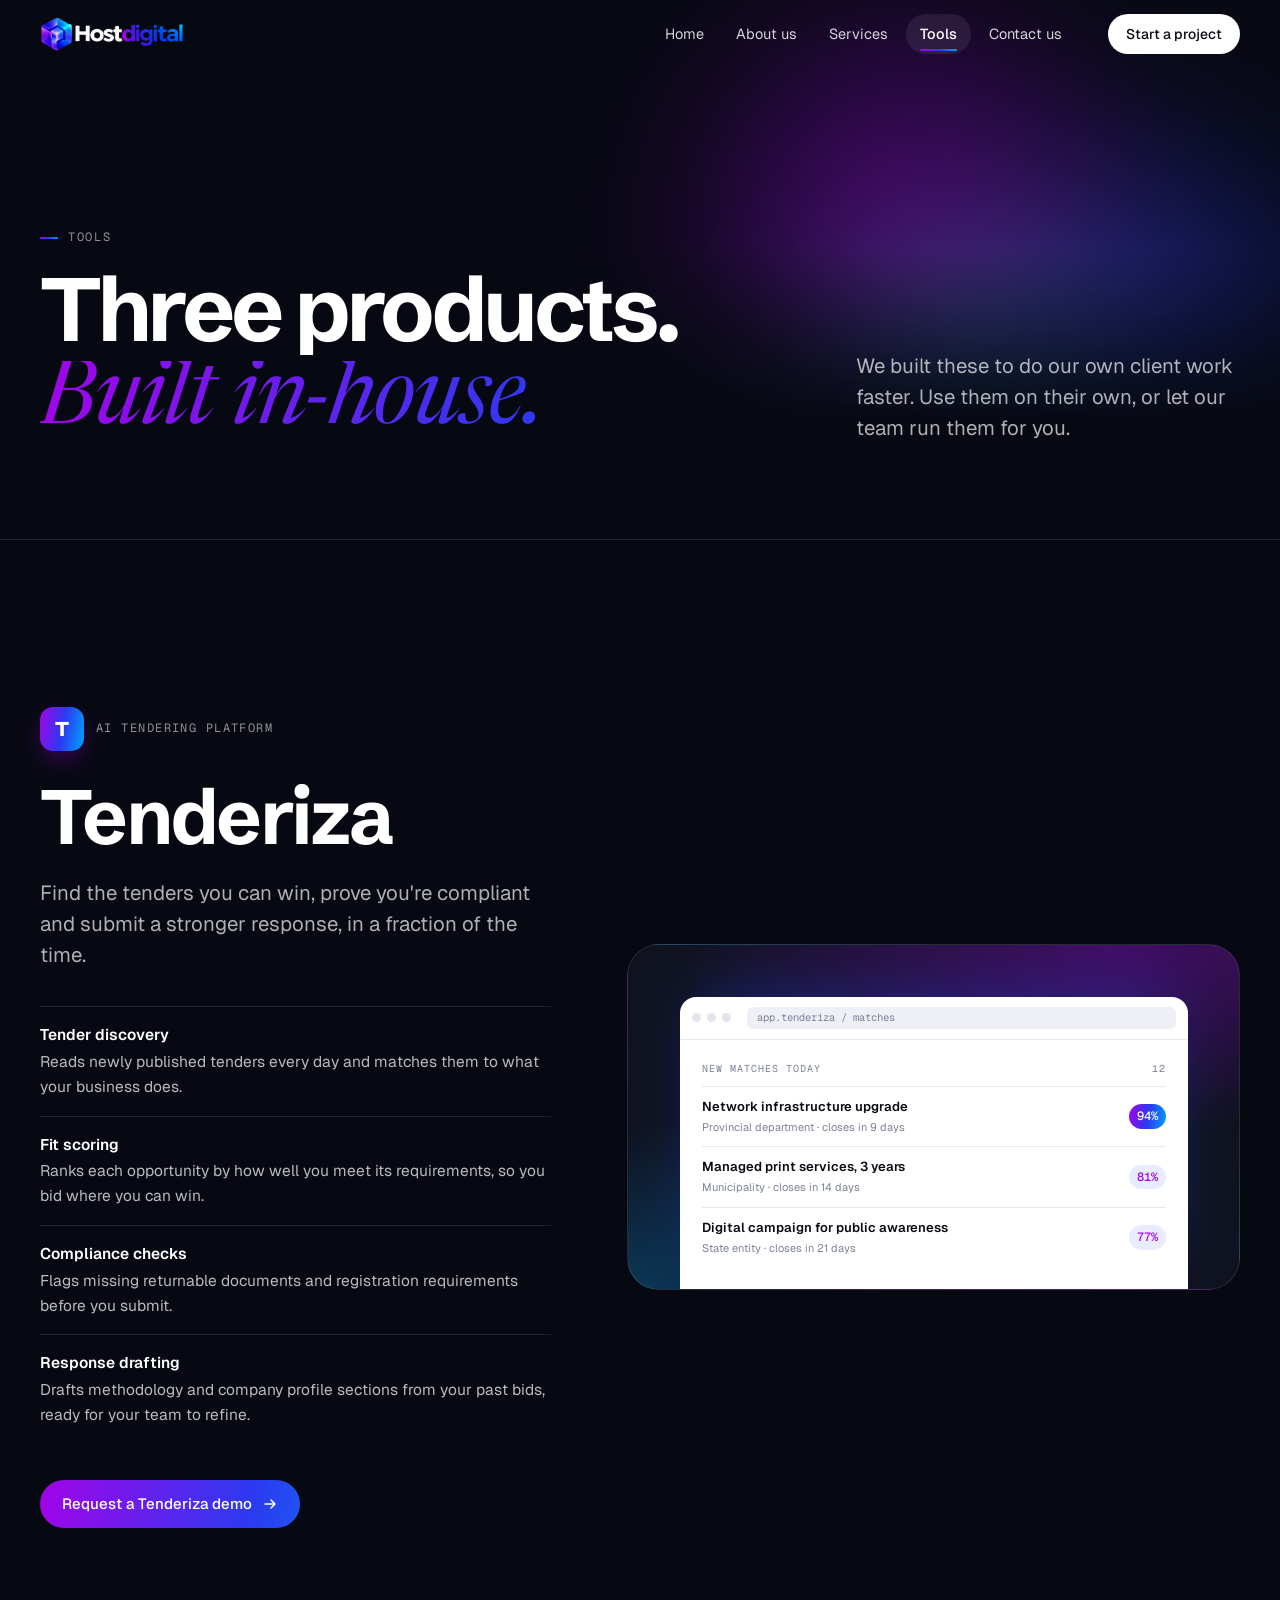
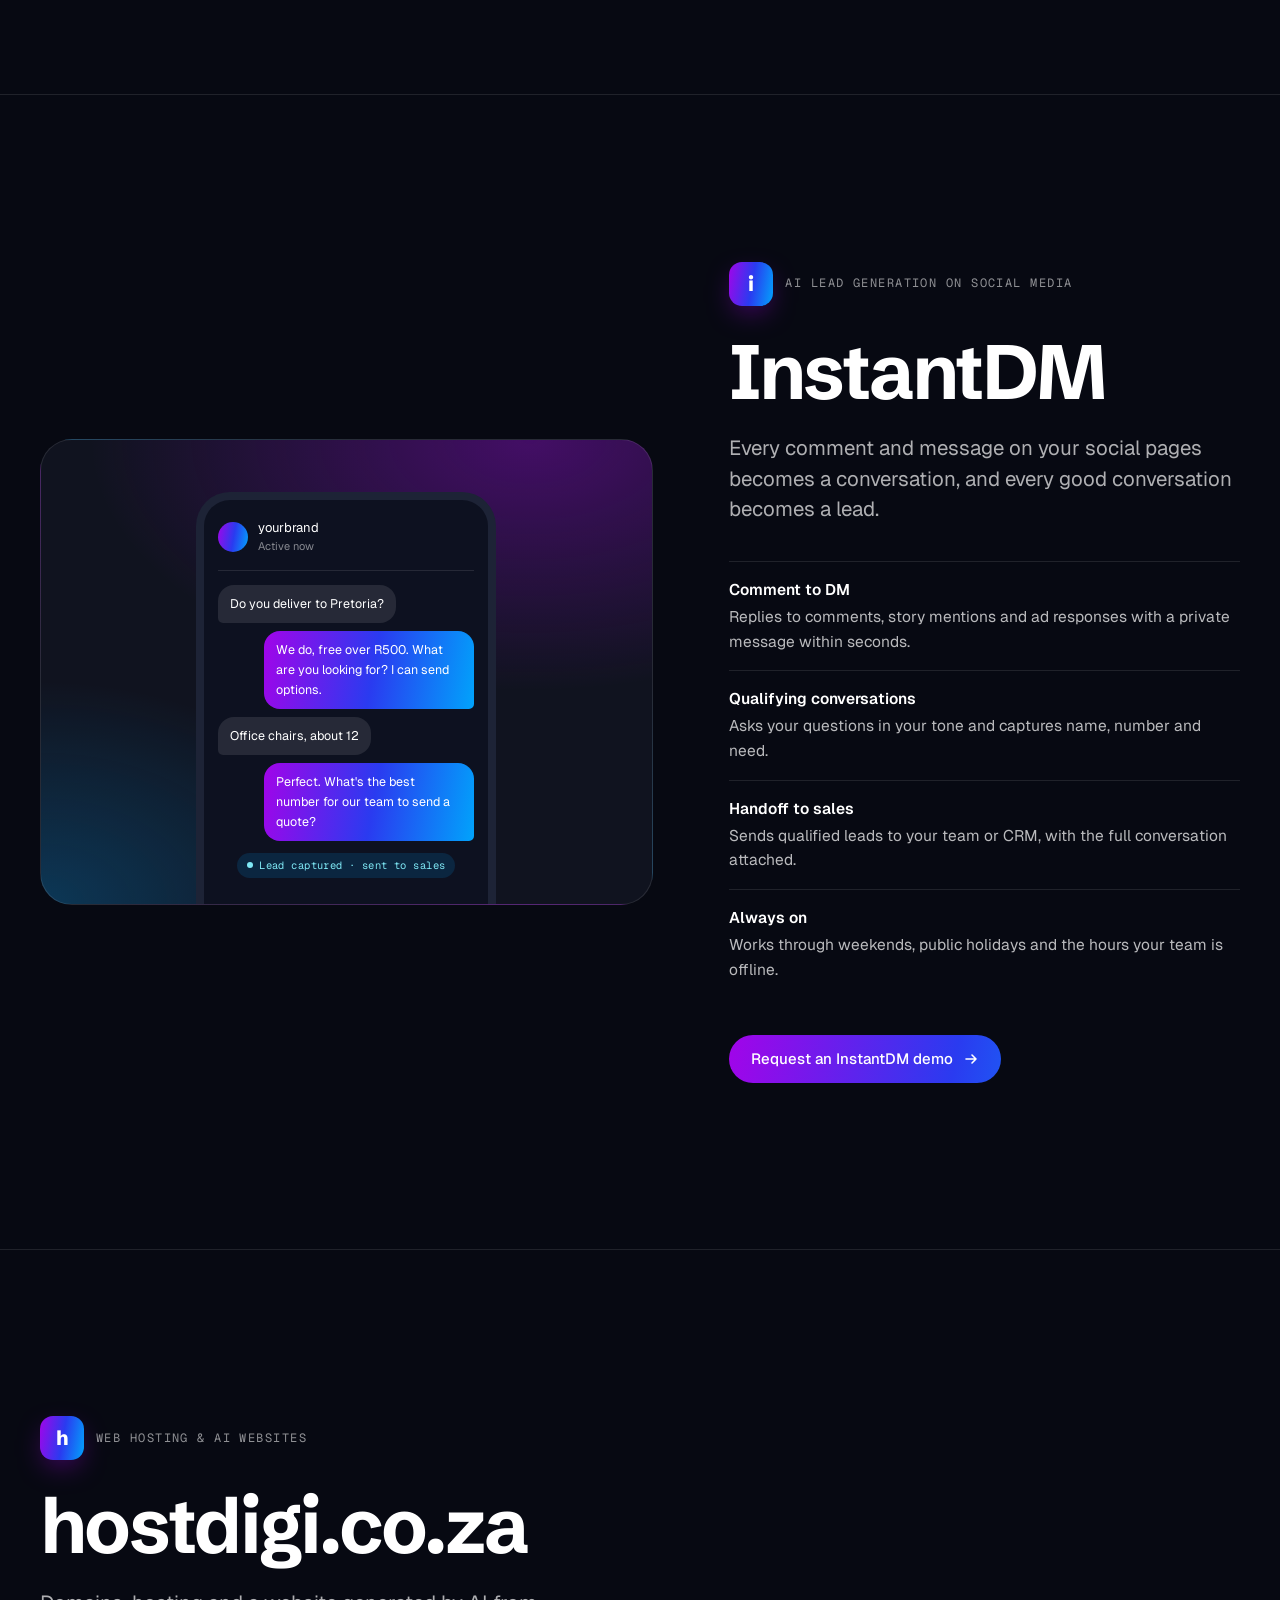
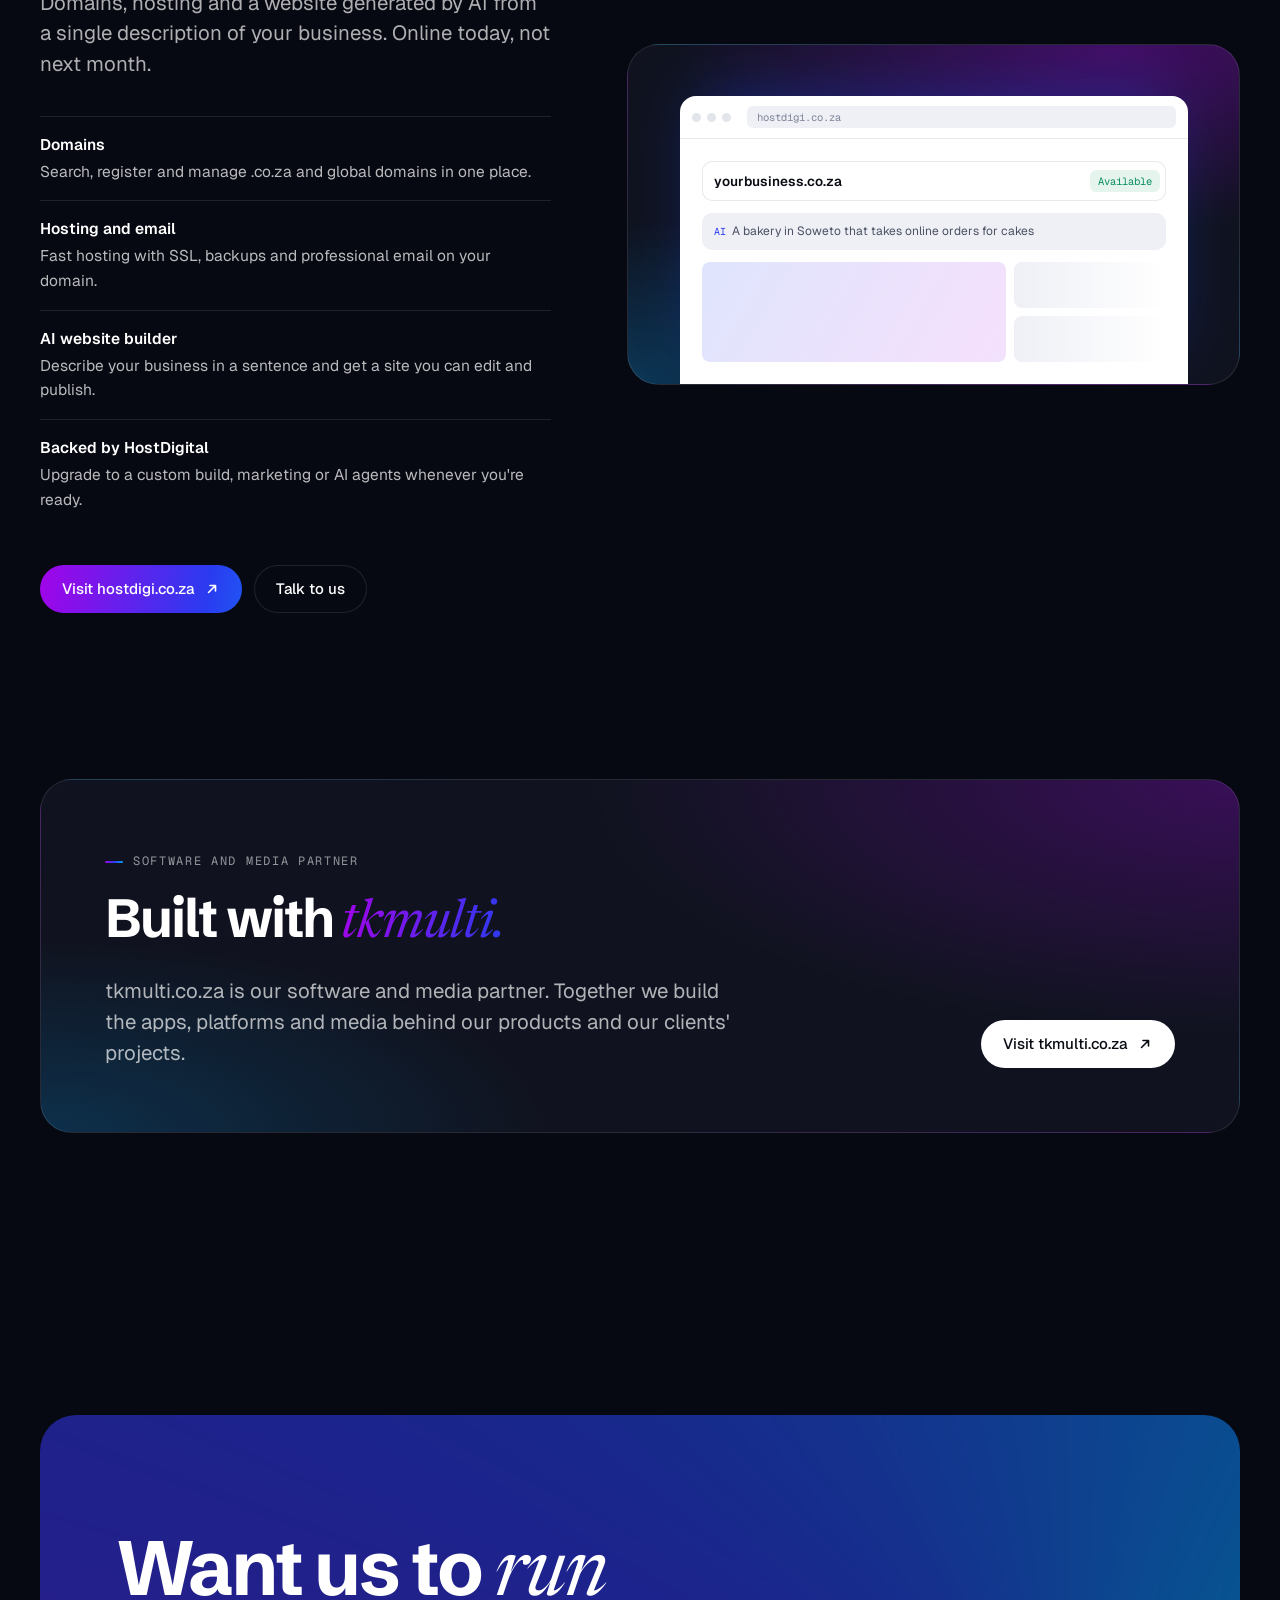
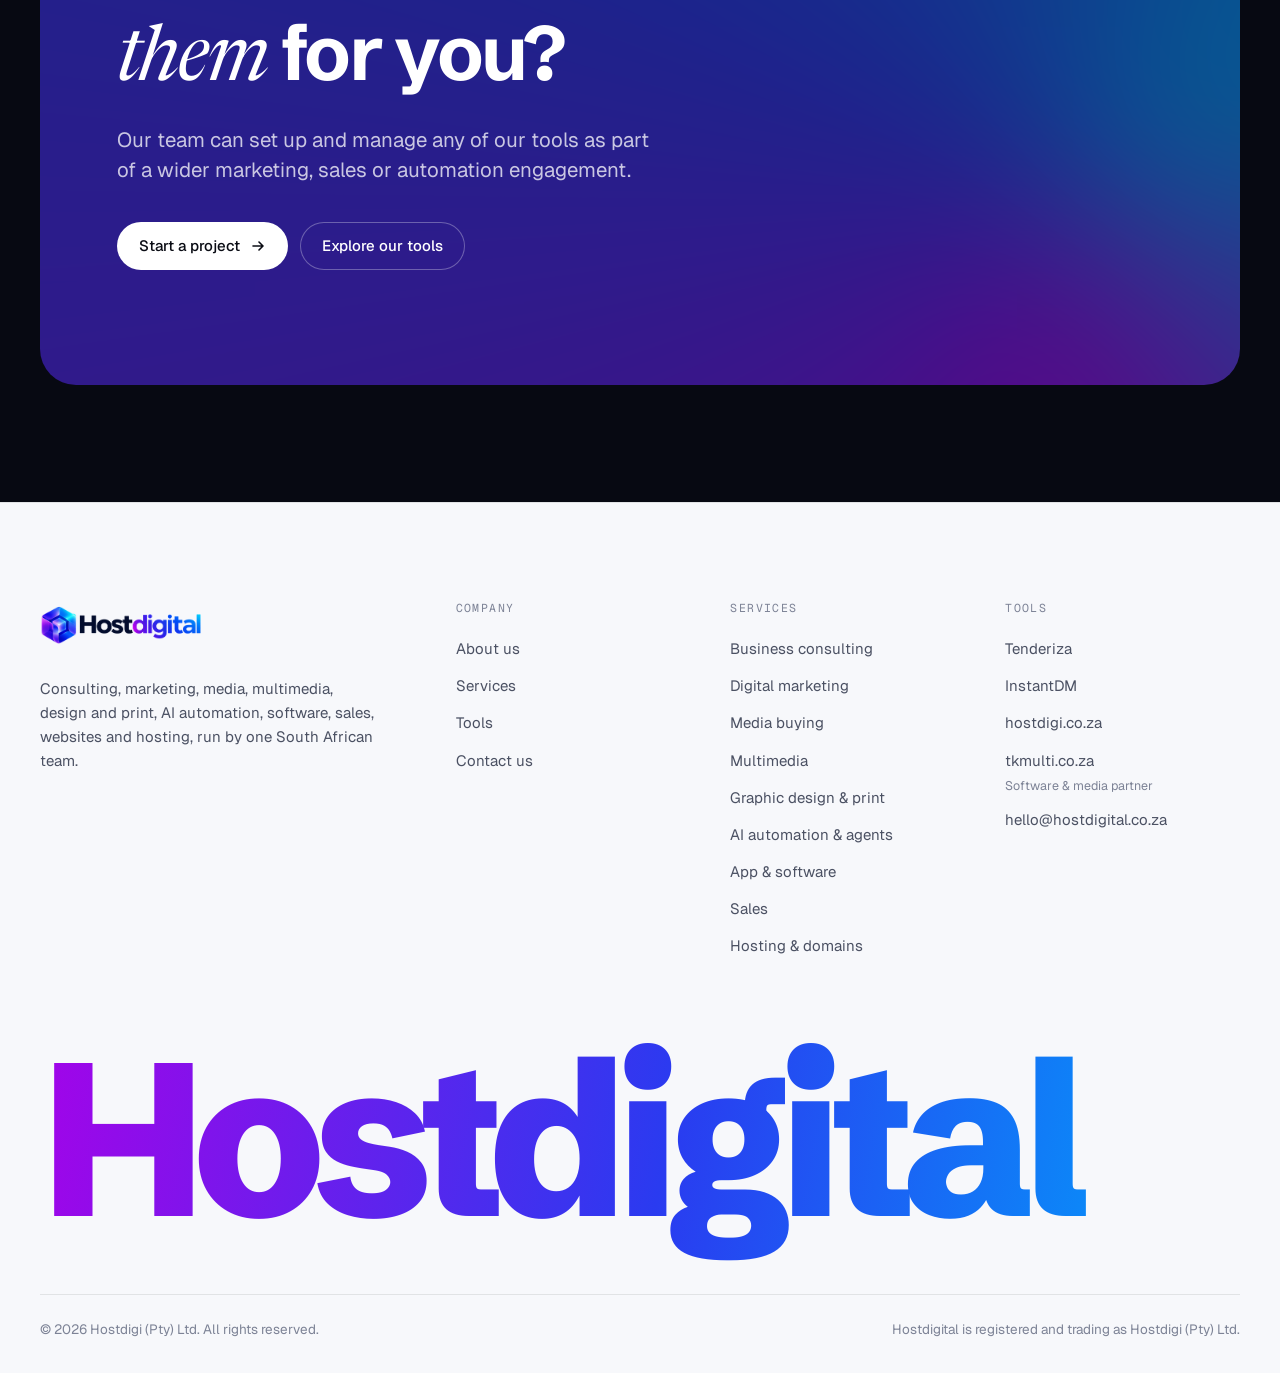
<file: tools.html>
<!doctype html>
<html lang="en-ZA" class="no-js">
<head>
<meta charset="utf-8">
<meta name="viewport" content="width=device-width, initial-scale=1">
<title>Tools | HostDigital</title>
<meta name="description" content="Tenderiza, the AI tendering platform. InstantDM, AI lead generation on social media. hostdigi.co.za, web hosting and AI websites. Built by HostDigital.">
<meta name="theme-color" content="#f7f8fb">
<meta property="og:title" content="Tools | HostDigital">
<meta property="og:description" content="Tenderiza, the AI tendering platform. InstantDM, AI lead generation on social media. hostdigi.co.za, web hosting and AI websites. Built by HostDigital.">
<meta property="og:type" content="website">
<link rel="icon" href="assets/img/mark-64.png" type="image/png">
<link rel="apple-touch-icon" href="assets/img/mark-180.png">
<link rel="preconnect" href="https://fonts.googleapis.com">
<link rel="preconnect" href="https://fonts.gstatic.com" crossorigin>
<link rel="stylesheet" href="https://fonts.googleapis.com/css2?family=Geist:wght@300..700&family=Geist+Mono:wght@400;500&family=Newsreader:ital,opsz,wght@1,6..72,400&family=Schibsted+Grotesk:wght@400..900&display=swap">
<link rel="stylesheet" href="assets/css/site.css?v=3">
</head>
<body>
<a class="skip" href="#main">Skip to content</a>
<header class="hd hd--light">
  <div class="wrap hd__bar">
    <a class="brand" href="index.html" aria-label="Hostdigital home"><img class="brand__logo" src="assets/img/logo.png" width="124" height="40" alt=""><img class="brand__logo brand__logo--light" src="assets/img/logo-light.png" width="124" height="40" alt=""></a>
    <nav class="nav" aria-label="Main"><a href="index.html">Home</a><a href="about.html">About us</a><a href="services.html">Services</a><a href="tools.html" aria-current="page">Tools</a><a href="contact.html">Contact us</a></nav>
    <a class="btn hd__cta" href="contact.html">Start a project</a>
    <button class="hd__toggle" type="button" aria-expanded="false" aria-controls="sheet" aria-label="Open menu"><span></span><span></span></button>
  </div>
</header>
<div class="sheet" id="sheet"><a href="index.html">Home</a><a href="about.html">About us</a><a href="services.html">Services</a><a href="tools.html" aria-current="page">Tools</a><a href="contact.html">Contact us</a><a class="btn btn--grad" href="contact.html">Start a project <svg viewBox="0 0 16 16" fill="none" aria-hidden="true"><path d="M3 8h10m-4-4 4 4-4 4" stroke="currentColor" stroke-width="1.6" stroke-linecap="round" stroke-linejoin="round"/></svg></a></div>
<main id="main" class="on-dark">
<section class="phero phero--dark">
  <div class="aurora" aria-hidden="true"><i></i><i></i><i></i></div>
  <div class="wrap phero__grid">
    <div><p class="eyebrow fade-up">Tools</p><h1 class="d-xl hero__title" style="max-width:12ch"><span class="line"><span>Three products.</span></span><span class="line"><span class="serif grad-text">Built in-house.</span></span></h1></div>
    <p class="lede fade-up">We built these to do our own client work faster. Use them on their own, or let our team run them for you.</p>
  </div>
</section>

<section class="product" id="tenderiza">
  <div class="wrap product__grid">
    <div class="product__copy">
      <div class="product__logo rv"><i>T</i><span>AI tendering platform</span></div>
      <h2 class="d-l rv">Tenderiza</h2>
      <p class="lede rv">Find the tenders you can win, prove you're compliant and submit a stronger response, in a fraction of the time.</p>
      <ul class="feats rv">
        <li><strong>Tender discovery</strong>Reads newly published tenders every day and matches them to what your business does.</li>
        <li><strong>Fit scoring</strong>Ranks each opportunity by how well you meet its requirements, so you bid where you can win.</li>
        <li><strong>Compliance checks</strong>Flags missing returnable documents and registration requirements before you submit.</li>
        <li><strong>Response drafting</strong>Drafts methodology and company profile sections from your past bids, ready for your team to refine.</li>
      </ul>
      <div class="btn-row rv"><a class="btn btn--grad" href="contact.html?interest=tenderiza">Request a Tenderiza demo <svg viewBox="0 0 16 16" fill="none" aria-hidden="true"><path d="M3 8h10m-4-4 4 4-4 4" stroke="currentColor" stroke-width="1.6" stroke-linecap="round" stroke-linejoin="round"/></svg></a></div>
    </div>
    <div class="stage"><div class="ui" aria-hidden="true">
  <div class="ui__chrome"><i></i><i></i><i></i><span class="ui__url">app.tenderiza / matches</span></div>
  <div class="ui__body">
    <div class="ui__label"><span>New matches today</span><span>12</span></div>
    <div class="tender"><strong>Network infrastructure upgrade</strong><span class="fit fit--hi">94%</span><small>Provincial department &middot; closes in 9 days</small></div>
    <div class="tender"><strong>Managed print services, 3 years</strong><span class="fit">81%</span><small>Municipality &middot; closes in 14 days</small></div>
    <div class="tender"><strong>Digital campaign for public awareness</strong><span class="fit">77%</span><small>State entity &middot; closes in 21 days</small></div>
  </div>
</div></div>
  </div>
</section>

<section class="product product--flip" id="instantdm">
  <div class="wrap product__grid">
    <div class="product__copy">
      <div class="product__logo rv"><i>i</i><span>AI lead generation on social media</span></div>
      <h2 class="d-l rv">InstantDM</h2>
      <p class="lede rv">Every comment and message on your social pages becomes a conversation, and every good conversation becomes a lead.</p>
      <ul class="feats rv">
        <li><strong>Comment to DM</strong>Replies to comments, story mentions and ad responses with a private message within seconds.</li>
        <li><strong>Qualifying conversations</strong>Asks your questions in your tone and captures name, number and need.</li>
        <li><strong>Handoff to sales</strong>Sends qualified leads to your team or CRM, with the full conversation attached.</li>
        <li><strong>Always on</strong>Works through weekends, public holidays and the hours your team is offline.</li>
      </ul>
      <div class="btn-row rv"><a class="btn btn--grad" href="contact.html?interest=instantdm">Request an InstantDM demo <svg viewBox="0 0 16 16" fill="none" aria-hidden="true"><path d="M3 8h10m-4-4 4 4-4 4" stroke="currentColor" stroke-width="1.6" stroke-linecap="round" stroke-linejoin="round"/></svg></a></div>
    </div>
    <div class="stage">
      <div class="phone" aria-hidden="true">
        <div class="phone__top"><i></i><div>yourbrand<small>Active now</small></div></div>
        <div class="chat">
          <div class="bubble bubble--in">Do you deliver to Pretoria?</div>
          <div class="bubble bubble--out">We do, free over R500. What are you looking for? I can send options.</div>
          <div class="bubble bubble--in">Office chairs, about 12</div>
          <div class="bubble bubble--out">Perfect. What's the best number for our team to send a quote?</div>
          <span class="chip">Lead captured &middot; sent to sales</span>
        </div>
      </div>
    </div>
  </div>
</section>

<section class="product" id="hostdigi">
  <div class="wrap product__grid">
    <div class="product__copy">
      <div class="product__logo rv"><i>h</i><span>Web hosting &amp; AI websites</span></div>
      <h2 class="d-l rv">hostdigi.co.za</h2>
      <p class="lede rv">Domains, hosting and a website generated by AI from a single description of your business. Online today, not next month.</p>
      <ul class="feats rv">
        <li><strong>Domains</strong>Search, register and manage .co.za and global domains in one place.</li>
        <li><strong>Hosting and email</strong>Fast hosting with SSL, backups and professional email on your domain.</li>
        <li><strong>AI website builder</strong>Describe your business in a sentence and get a site you can edit and publish.</li>
        <li><strong>Backed by HostDigital</strong>Upgrade to a custom build, marketing or AI agents whenever you're ready.</li>
      </ul>
      <div class="btn-row rv"><a class="btn btn--grad" href="https://hostdigi.co.za" rel="noopener">Visit hostdigi.co.za <svg viewBox="0 0 16 16" fill="none" aria-hidden="true"><path d="M4.5 11.5l7-7m-5.5 0h5.5V10" stroke="currentColor" stroke-width="1.6" stroke-linecap="round" stroke-linejoin="round"/></svg></a><a class="btn btn--ghost" href="contact.html?interest=hosting-domains">Talk to us</a></div>
    </div>
    <div class="stage"><div class="ui" aria-hidden="true">
  <div class="ui__chrome"><i></i><i></i><i></i><span class="ui__url">hostdigi.co.za</span></div>
  <div class="ui__body">
    <div class="domain"><b>yourbusiness.co.za</b><em>Available</em></div>
    <div class="prompt">A bakery in Soweto that takes online orders for cakes</div>
    <div class="skeleton"><i></i><i></i><i></i></div>
  </div>
</div></div>
  </div>
</section>
<section class="product partner" id="tkmulti">
  <div class="wrap">
    <div class="partner__card rv">
      <div>
        <p class="eyebrow">Software and media partner</p>
        <h2 class="d-m">Built with <span class="serif grad-text">tkmulti.</span></h2>
        <p class="lede">tkmulti.co.za is our software and media partner. Together we build the apps, platforms and media behind our products and our clients' projects.</p>
      </div>
      <div class="btn-row"><a class="btn" href="https://tkmulti.co.za" rel="noopener">Visit tkmulti.co.za <svg viewBox="0 0 16 16" fill="none" aria-hidden="true"><path d="M4.5 11.5l7-7m-5.5 0h5.5V10" stroke="currentColor" stroke-width="1.6" stroke-linecap="round" stroke-linejoin="round"/></svg></a></div>
    </div>
  </div>
</section>
</main>
<div style="background:var(--night);padding-bottom:1px"><section class="section--tight">
  <div class="wrap">
    <div class="cta on-dark rv">
      <h2 class="d-l" style="max-width:14ch">Want us to <span class="serif">run them</span> for you?</h2>
      <p class="lede">Our team can set up and manage any of our tools as part of a wider marketing, sales or automation engagement.</p>
      <div class="btn-row"><a class="btn" href="contact.html">Start a project <svg viewBox="0 0 16 16" fill="none" aria-hidden="true"><path d="M3 8h10m-4-4 4 4-4 4" stroke="currentColor" stroke-width="1.6" stroke-linecap="round" stroke-linejoin="round"/></svg></a><a class="btn btn--ghost" href="tools.html">Explore our tools</a></div>
    </div>
  </div>
</section>
</div>
<footer class="ft">
  <div class="wrap">
    <div class="ft__grid">
      <div>
        <a class="brand" href="index.html" aria-label="Hostdigital home"><img class="brand__logo" src="assets/img/logo.png" width="124" height="40" alt=""><img class="brand__logo brand__logo--light" src="assets/img/logo-light.png" width="124" height="40" alt=""></a>
        <p class="ft__about">Consulting, marketing, media, multimedia, design and print, AI automation, software, sales, websites and hosting, run by one South African team.</p>
      </div>
      <div>
        <h4>Company</h4>
        <ul><li><a href="about.html">About us</a></li><li><a href="services.html">Services</a></li><li><a href="tools.html">Tools</a></li><li><a href="contact.html">Contact us</a></li></ul>
      </div>
      <div>
        <h4>Services</h4>
        <ul><li><a href="services.html#business-consulting">Business consulting</a></li><li><a href="services.html#digital-marketing">Digital marketing</a></li><li><a href="services.html#media-buying">Media buying</a></li><li><a href="services.html#multimedia">Multimedia</a></li><li><a href="services.html#graphic-design-print">Graphic design &amp; print</a></li><li><a href="services.html#ai-automation">AI automation &amp; agents</a></li><li><a href="services.html#software-development">App &amp; software</a></li><li><a href="services.html#sales">Sales</a></li><li><a href="services.html#hosting-domains">Hosting &amp; domains</a></li></ul>
      </div>
      <div>
        <h4>Tools</h4>
        <ul><li><a href="tools.html#tenderiza">Tenderiza</a></li><li><a href="tools.html#instantdm">InstantDM</a></li><li><a href="https://hostdigi.co.za" rel="noopener">hostdigi.co.za</a></li><li><a href="https://tkmulti.co.za" rel="noopener">tkmulti.co.za</a> <small class="ft__note">Software &amp; media partner</small></li><li><a href="mailto:hello@hostdigital.co.za">hello@hostdigital.co.za</a></li></ul>
      </div>
    </div>
    <p class="ft__word" aria-hidden="true">Hostdigital</p>
    <div class="ft__legal"><span>&copy; <span data-year>2026</span> Hostdigi (Pty) Ltd. All rights reserved.</span><span>Hostdigital is registered and trading as Hostdigi (Pty) Ltd.</span></div>
  </div>
</footer>
<script src="assets/js/site.js?v=3" defer></script>
</body>
</html>
</file>
<file: assets/css/site.css>
/* HostDigital — site styles
   Tokens first. Brand gradient lives in --g-a / --g-b / --g-c: swap those three
   values for the final hostdigi brand colours and the whole site follows. */

:root {
  --paper: #f7f8fb;
  --paper-2: #eef0f6;
  --ink: #0a0c14;
  --graphite: #4b5163;
  --muted: #7d8396;
  --line: rgba(10, 12, 20, 0.09);
  --night: #070912;
  --night-2: #10131f;
  --night-line: rgba(255, 255, 255, 0.1);

  --g-a: #a204e9; /* magenta */
  --g-b: #2a3bf0; /* electric blue */
  --g-c: #01a3fb; /* cyan */
  --grad: linear-gradient(100deg, var(--g-a) 0%, var(--g-b) 52%, var(--g-c) 100%);
  --grad-soft: linear-gradient(120deg, rgba(31, 69, 242, 0.14), rgba(162, 4, 233, 0.12) 50%, rgba(1, 163, 251, 0.14));

  --f-display: "Schibsted Grotesk", "Helvetica Neue", Arial, sans-serif;
  --f-serif: "Newsreader", Georgia, serif;
  --f-body: "Geist", "Helvetica Neue", Arial, sans-serif;
  --f-mono: "Geist Mono", ui-monospace, Menlo, monospace;

  --r-l: 28px;
  --r-m: 18px;
  --r-s: 12px;
  --ease: cubic-bezier(0.2, 0.7, 0.1, 1);
  --gutter: clamp(16px, 4vw, 40px);
  --max: 1240px;
}

*, *::before, *::after { box-sizing: border-box; }
html { -webkit-text-size-adjust: 100%; scroll-padding-top: 88px; }
body {
  margin: 0;
  background: var(--paper);
  color: var(--ink);
  font-family: var(--f-body);
  font-size: 17px;
  line-height: 1.6;
  -webkit-font-smoothing: antialiased;
  text-rendering: optimizeLegibility;
  overflow-x: clip;
}
img { display: block; max-width: 100%; height: auto; }
a { color: inherit; }
button, input, select, textarea { font: inherit; color: inherit; }
::selection { background: var(--g-b); color: #fff; }
:focus-visible { outline: 2px solid var(--g-b); outline-offset: 3px; border-radius: 6px; }

.skip { position: absolute; left: -999px; top: 8px; z-index: 100; background: var(--ink); color: #fff; padding: 10px 16px; border-radius: 999px; }
.skip:focus { left: 16px; }

.wrap { width: 100%; max-width: calc(var(--max) + var(--gutter) * 2); margin: 0 auto; padding: 0 var(--gutter); }

/* ---------- Type ---------- */
.eyebrow {
  font-family: var(--f-mono);
  font-size: 12px;
  letter-spacing: 0.14em;
  text-transform: uppercase;
  color: var(--muted);
  display: inline-flex; align-items: center; gap: 10px;
  margin: 0 0 20px;
}
.eyebrow::before { content: ""; width: 18px; height: 2px; border-radius: 2px; background: var(--grad); }
.on-dark .eyebrow { color: rgba(255, 255, 255, 0.55); }

.d-xl, .d-l, .d-m, .d-s {
  font-family: var(--f-display);
  font-weight: 700;
  letter-spacing: -0.035em;
  line-height: 0.98;
  margin: 0;
  text-wrap: balance;
}
.d-xl { font-size: clamp(3rem, 9.4vw, 8.75rem); letter-spacing: -0.05em; line-height: 0.92; }
.d-l { font-size: clamp(2.5rem, 6vw, 5.25rem); }
.d-m { font-size: clamp(2rem, 4.2vw, 3.5rem); line-height: 1.02; }
.d-s { font-size: clamp(1.5rem, 2.4vw, 2rem); letter-spacing: -0.025em; line-height: 1.1; }
.serif { font-family: var(--f-serif); font-style: italic; font-weight: 400; letter-spacing: -0.02em; }
.grad-text {
  background: var(--grad);
  background-size: 200% 100%;
  -webkit-background-clip: text; background-clip: text;
  color: transparent;
  animation: grad-shift 9s ease-in-out infinite alternate;
}
@keyframes grad-shift { to { background-position: 100% 0; } }

.lede { font-size: clamp(1.1rem, 1.6vw, 1.35rem); line-height: 1.5; color: var(--graphite); max-width: 38ch; margin: 24px 0 0; }
.on-dark .lede { color: rgba(255, 255, 255, 0.68); }
.muted { color: var(--graphite); }

/* ---------- Buttons ---------- */
.btn {
  --bg: var(--ink); --fg: #fff;
  display: inline-flex; align-items: center; gap: 10px;
  height: 48px; padding: 0 22px;
  border-radius: 999px; border: 0;
  background: var(--bg); color: var(--fg);
  font-weight: 500; font-size: 15px; text-decoration: none; cursor: pointer;
  transition: transform 0.35s var(--ease), box-shadow 0.35s var(--ease), background 0.3s;
  white-space: nowrap;
}
.btn:hover { transform: translateY(-2px); box-shadow: 0 12px 30px -12px rgba(31, 69, 242, 0.55); }
.btn svg { width: 16px; height: 16px; transition: transform 0.35s var(--ease); }
.btn:hover svg { transform: translateX(3px); }
.btn--grad { --fg: #fff; background: var(--grad); background-size: 160% 100%; background-position: 0 0; transition: background-position 0.6s var(--ease), transform 0.35s var(--ease), box-shadow 0.35s var(--ease); }
.btn--grad:hover { background-position: 100% 0; }
.btn--ghost { --bg: transparent; --fg: var(--ink); box-shadow: inset 0 0 0 1px var(--line); }
.btn--ghost:hover { box-shadow: inset 0 0 0 1px var(--ink); }
.on-dark .btn--ghost { --fg: #fff; box-shadow: inset 0 0 0 1px var(--night-line); }
.on-dark .btn--ghost:hover { box-shadow: inset 0 0 0 1px #fff; }
.on-dark .btn:not(.btn--ghost):not(.btn--grad) { --bg: #fff; --fg: var(--ink); }
.btn-row { display: flex; flex-wrap: wrap; gap: 12px; margin-top: 36px; }

.link-arrow {
  display: inline-flex; align-items: center; gap: 8px;
  font-weight: 500; text-decoration: none; color: var(--g-b);
}
.link-arrow svg { width: 14px; height: 14px; transition: transform 0.35s var(--ease); }
.link-arrow:hover svg { transform: translateX(4px); }
.on-dark .link-arrow { color: #8fb0ff; }

/* ---------- Header ---------- */
.hd {
  position: fixed; inset: 0 0 auto; z-index: 50;
  transition: background 0.4s, box-shadow 0.4s, backdrop-filter 0.4s;
}
.hd.is-scrolled, .hd.is-open {
  background: rgba(247, 248, 251, 0.78);
  backdrop-filter: saturate(180%) blur(20px);
  -webkit-backdrop-filter: saturate(180%) blur(20px);
  box-shadow: 0 1px 0 var(--line);
}
.hd__bar { height: 68px; display: flex; align-items: center; gap: 32px; }
.brand { display: inline-flex; align-items: center; gap: 10px; text-decoration: none; color: var(--ink); }
.brand__logo { height: 46px; width: auto; flex: none; }
.ft .brand__logo { height: 52px; }
.brand__logo--light { display: none; }
.nav { display: flex; gap: 4px; margin-left: auto; }
.nav a {
  position: relative; padding: 8px 14px; border-radius: 999px;
  font-size: 14.5px; text-decoration: none; color: var(--graphite);
  transition: color 0.25s, background 0.25s;
}
.nav a:hover { color: var(--ink); background: rgba(10, 12, 20, 0.05); }
.nav a[aria-current="page"] { color: var(--ink); font-weight: 500; }
.nav a[aria-current="page"]::after { content: ""; position: absolute; left: 14px; right: 14px; bottom: 3px; height: 2px; border-radius: 2px; background: var(--grad); }
.hd__cta { height: 40px; padding: 0 18px; font-size: 14px; }
.hd__toggle { display: none; margin-left: auto; width: 44px; height: 44px; border: 0; background: none; cursor: pointer; border-radius: 12px; }
.hd__toggle span { display: block; width: 20px; height: 1.6px; background: var(--ink); margin: 5px auto; transition: transform 0.35s var(--ease); }
.hd.is-open .hd__toggle span:first-child { transform: translateY(3.3px) rotate(45deg); }
.hd.is-open .hd__toggle span:last-child { transform: translateY(-3.3px) rotate(-45deg); }

/* Dark-header pages (hero is dark until scrolled) */
.hd--light:not(.is-scrolled):not(.is-open) .brand,
.hd--light:not(.is-scrolled):not(.is-open) .nav a { color: rgba(255, 255, 255, 0.82); }
.hd--light:not(.is-scrolled):not(.is-open) .nav a:hover,
.hd--light:not(.is-scrolled):not(.is-open) .nav a[aria-current="page"] { color: #fff; background: rgba(255, 255, 255, 0.08); }
.hd--light:not(.is-scrolled):not(.is-open) .hd__toggle span { background: #fff; }
.hd--light:not(.is-scrolled):not(.is-open) .brand__logo,
.hd.is-dark:not(.is-open) .brand__logo { display: none; }
.hd--light:not(.is-scrolled):not(.is-open) .brand__logo--light,
.hd.is-dark:not(.is-open) .brand__logo--light { display: block; }
.hd--light:not(.is-scrolled):not(.is-open) .hd__cta { --bg: #fff; --fg: var(--ink); }

.hd.is-dark:not(.is-open) { background: rgba(10, 12, 20, 0.62); box-shadow: 0 1px 0 rgba(255, 255, 255, 0.08); }
.hd.is-dark:not(.is-open) .brand, .hd.is-dark:not(.is-open) .nav a { color: rgba(255, 255, 255, 0.8); }
.hd.is-dark:not(.is-open) .nav a:hover, .hd.is-dark:not(.is-open) .nav a[aria-current="page"] { color: #fff; background: rgba(255, 255, 255, 0.08); }
.hd.is-dark:not(.is-open) .hd__toggle span { background: #fff; }
.hd.is-dark:not(.is-open) .hd__cta { --bg: #fff; --fg: var(--ink); }

.sheet { display: none; }

@media (max-width: 920px) {
  .nav, .hd__cta { display: none; }
  .hd__toggle { display: block; }
  .sheet {
    display: block; position: fixed; inset: 68px 0 auto; z-index: 49;
    background: rgba(247, 248, 251, 0.96);
    backdrop-filter: blur(20px); -webkit-backdrop-filter: blur(20px);
    padding: 8px var(--gutter) 28px;
    clip-path: inset(0 0 100% 0); visibility: hidden;
    transition: clip-path 0.5s var(--ease), visibility 0s 0.5s;
    box-shadow: 0 20px 40px -20px rgba(10, 12, 20, 0.2);
  }
  .sheet.is-open { clip-path: inset(0 0 0 0); visibility: visible; transition: clip-path 0.5s var(--ease); }
  .sheet a:not(.btn) {
    display: block; padding: 14px 0; border-bottom: 1px solid var(--line);
    font-family: var(--f-display); font-size: 28px; font-weight: 600; letter-spacing: -0.03em; text-decoration: none;
  }
  .sheet a[aria-current="page"] { color: var(--g-a); }
  .sheet .btn { margin-top: 24px; width: 100%; justify-content: center; }
}

/* ---------- Sections ---------- */
.section { padding: clamp(96px, 14vw, 180px) 0; }
.section--tight { padding: clamp(64px, 9vw, 120px) 0; }
.on-dark { background: var(--night); color: #fff; }
.head { display: grid; grid-template-columns: 1fr auto; align-items: end; gap: 32px; margin-bottom: clamp(48px, 6vw, 80px); }
.head .lede { margin-top: 0; }
@media (max-width: 820px) { .head { grid-template-columns: 1fr; } }

/* ---------- Home hero ---------- */
.hero {
  position: relative; min-height: 100svh;
  display: flex; flex-direction: column; justify-content: center;
  padding: 140px 0 80px; overflow: hidden; isolation: isolate;
}
.aurora { position: absolute; inset: -20% -10% auto; height: 120%; z-index: -1; pointer-events: none; filter: blur(70px); opacity: 0.55; -webkit-mask-image: linear-gradient(180deg, #000 55%, transparent 82%); mask-image: linear-gradient(180deg, #000 55%, transparent 82%); }
.aurora i { position: absolute; border-radius: 50%; mix-blend-mode: multiply; }
.aurora i:nth-child(1) { width: 46vw; height: 46vw; left: 48%; top: 6%; background: radial-gradient(circle, var(--g-a), transparent 65%); animation: drift-a 22s ease-in-out infinite alternate; }
.aurora i:nth-child(2) { width: 40vw; height: 40vw; left: 66%; top: 26%; background: radial-gradient(circle, var(--g-b), transparent 65%); animation: drift-b 26s ease-in-out infinite alternate; }
.aurora i:nth-child(3) { width: 36vw; height: 36vw; left: 56%; top: 44%; background: radial-gradient(circle, var(--g-c), transparent 65%); animation: drift-c 19s ease-in-out infinite alternate; }
/* Pointer follow: site.js eases --mx / --my between -1 and 1. `translate` stacks on top of the drift animation. */
.aurora i:nth-child(1) { translate: calc(var(--mx, 0) * 9vw) calc(var(--my, 0) * 9vh); }
.aurora i:nth-child(2) { translate: calc(var(--mx, 0) * -6vw) calc(var(--my, 0) * -7vh); }
.aurora i:nth-child(3) { translate: calc(var(--mx, 0) * 14vw) calc(var(--my, 0) * 12vh); }
.cta::before { translate: calc(var(--mx, 0) * 6%) calc(var(--my, 0) * 6%); }
.stack__glow { translate: calc(var(--mx, 0) * 40px) calc(var(--my, 0) * 30px); }
@keyframes drift-a { to { transform: translate(-12vw, 8vh) scale(1.15); } }
@keyframes drift-b { to { transform: translate(-8vw, -10vh) scale(0.9); } }
@keyframes drift-c { to { transform: translate(-18vw, -4vh) scale(1.2); } }

.hero__title { max-width: 13ch; }
.hero__title .line { display: block; overflow: hidden; padding-bottom: 0.06em; margin-bottom: -0.06em; }
.hero__title .line > span { display: inline-block; transform: translateY(105%); transition: transform 1.2s var(--ease); }
.is-loaded .hero__title .line > span { transform: none; }
.is-loaded .hero__title .line:nth-child(2) > span { transition-delay: 0.08s; }
.is-loaded .hero__title .line:nth-child(3) > span { transition-delay: 0.16s; }
.hero__foot {
  display: grid; grid-template-columns: minmax(0, 1fr) auto; gap: 40px; align-items: end;
  margin-top: clamp(40px, 6vw, 72px);
}
.hero__foot .lede { margin: 0; }
.hero__foot .btn-row { margin-top: 0; }
.fade-up { opacity: 0; transform: translateY(16px); transition: opacity 1s var(--ease) 0.45s, transform 1s var(--ease) 0.45s; }
.is-loaded .fade-up { opacity: 1; transform: none; }
.hero__ticker {
  margin-top: 56px; display: flex; flex-wrap: wrap; gap: 8px 22px;
  font-family: var(--f-mono); font-size: 12.5px; letter-spacing: 0.06em; text-transform: uppercase; color: var(--muted);
}
.hero__ticker span { display: inline-flex; align-items: center; gap: 22px; }
.hero__ticker span + span::before { content: ""; width: 4px; height: 4px; border-radius: 50%; background: var(--g-b); }
@media (max-width: 820px) { .hero__foot { grid-template-columns: 1fr; } }

/* ---------- Window: image that opens to full bleed on scroll ---------- */
.window { position: relative; height: 180vh; }
.window__pin { position: sticky; top: 0; height: 100vh; display: grid; place-items: center; overflow: hidden; }
.window__frame {
  --p: 0;
  position: relative; width: 100%; height: 100%;
  clip-path: inset(calc((1 - var(--p)) * 14%) calc((1 - var(--p)) * 12%) round calc((1 - var(--p)) * 32px));
  will-change: clip-path;
}
.window__frame img { width: 100%; height: 100%; object-fit: cover; transform: scale(calc(1.18 - var(--p) * 0.18)); }
.window__frame::after { content: ""; position: absolute; inset: 0; background: linear-gradient(180deg, rgba(7, 9, 18, 0) 40%, rgba(7, 9, 18, 0.72)); opacity: calc(0.3 + var(--p) * 0.7); }
.window__cap {
  position: absolute; left: 0; right: 0; bottom: clamp(32px, 8vh, 80px); z-index: 2; color: #fff;
  opacity: calc(var(--p) * 1.6 - 0.6); transform: translateY(calc((1 - var(--p)) * 30px));
}
.window__cap p { max-width: 30ch; font-size: clamp(1.4rem, 2.6vw, 2.2rem); font-family: var(--f-display); font-weight: 500; letter-spacing: -0.025em; line-height: 1.15; margin: 0; }

/* ---------- Manifesto: words fill as you scroll ---------- */
.manifesto { position: relative; height: 230vh; }
.manifesto__pin { position: sticky; top: 0; min-height: 100vh; display: flex; align-items: center; }
.manifesto__text {
  font-family: var(--f-display); font-weight: 600;
  font-size: clamp(1.9rem, 4.6vw, 4.1rem); line-height: 1.08; letter-spacing: -0.035em;
  margin: 0; max-width: 22ch;
}
.manifesto__text .w { color: rgba(10, 12, 20, 0.12); transition: color 0.25s linear; }
.manifesto__text .w.is-on { color: var(--ink); }
.manifesto__text .w.k.is-on { background: var(--grad); -webkit-background-clip: text; background-clip: text; color: transparent; }

/* ---------- The Stack (signature) ---------- */
.stack { position: relative; height: 560vh; background: var(--night); color: #fff; }
.stack__pin { position: sticky; top: 0; height: 100vh; overflow: hidden; display: grid; grid-template-columns: minmax(0, 5fr) minmax(0, 6fr); align-items: center; gap: 40px; }
.stack__copy { position: relative; z-index: 2; }
.stack__copy h2 { max-width: 12ch; }
.stack__list { list-style: none; padding: 0; margin: 44px 0 0; border-top: 1px solid var(--night-line); }
.stack__list li {
  display: grid; grid-template-columns: 30px 1fr; gap: 0 14px; padding: 14px 0;
  border-bottom: 1px solid var(--night-line);
  color: rgba(255, 255, 255, 0.38); transition: color 0.5s var(--ease);
}
.stack__list li b { font-family: var(--f-mono); font-weight: 400; font-size: 12px; padding-top: 5px; letter-spacing: 0.06em; }
.stack__list li strong { font-family: var(--f-display); font-weight: 600; font-size: 21px; letter-spacing: -0.02em; }
.stack__list li p { grid-column: 2; margin: 0; max-height: 0; overflow: hidden; opacity: 0; font-size: 15px; line-height: 1.55; color: rgba(255, 255, 255, 0.66); transition: max-height 0.6s var(--ease), opacity 0.5s var(--ease), margin 0.6s var(--ease); }
.stack__list li.is-on { color: #fff; }
.stack__list li.is-on b { background: var(--grad); -webkit-background-clip: text; background-clip: text; color: transparent; }
.stack__list li.is-on p { max-height: 120px; opacity: 1; margin-top: 6px; }

.stack__scene { position: relative; height: min(78vh, 720px); perspective: 2200px; display: grid; place-items: center; }
.stack__glow { position: absolute; width: 70%; aspect-ratio: 1; border-radius: 50%; background: radial-gradient(circle, rgba(162, 4, 233, 0.35), transparent 62%); filter: blur(40px); }
.stack__tower { --spread: 0; position: relative; width: min(30vw, 400px); aspect-ratio: 1; transform-style: preserve-3d; transform: translateY(14%) rotateX(58deg) rotateZ(-42deg); }
.plate {
  --i: 0;
  position: absolute; inset: 0; border-radius: 26px;
  transform: translateZ(calc(var(--i) * (14px + var(--spread) * 48px)));
  background: linear-gradient(140deg, rgba(255, 255, 255, 0.1), rgba(255, 255, 255, 0.02));
  border: 1px solid rgba(255, 255, 255, 0.14);
  box-shadow: 0 30px 60px -20px rgba(0, 0, 0, 0.8);
  transition: border-color 0.6s var(--ease), background 0.6s var(--ease), box-shadow 0.6s var(--ease);
  backdrop-filter: blur(6px);
}
.plate span {
  position: absolute; left: 22px; bottom: 18px;
  font-family: var(--f-mono); font-size: 11px; letter-spacing: 0.1em; text-transform: uppercase; color: rgba(255, 255, 255, 0.45);
  transition: color 0.6s;
}
.plate::before {
  /* the lit edge */
  content: ""; position: absolute; inset: -1px; border-radius: inherit; padding: 1.5px;
  background: var(--grad);
  -webkit-mask: linear-gradient(#000 0 0) content-box, linear-gradient(#000 0 0);
  -webkit-mask-composite: xor; mask-composite: exclude;
  opacity: 0; transition: opacity 0.6s var(--ease);
}
.plate.is-on { background: linear-gradient(140deg, rgba(31, 69, 242, 0.42), rgba(162, 4, 233, 0.28) 55%, rgba(1, 163, 251, 0.3)); box-shadow: 0 0 80px -10px rgba(110, 90, 255, 0.7), 0 30px 60px -20px rgba(0, 0, 0, 0.8); }
.plate.is-on::before { opacity: 1; }
.plate.is-on span { color: #fff; }
.plate.is-below { background: linear-gradient(140deg, rgba(120, 140, 255, 0.16), rgba(255, 255, 255, 0.03)); }
.stack__progress { position: absolute; left: var(--gutter); right: var(--gutter); bottom: 32px; height: 2px; background: var(--night-line); border-radius: 2px; overflow: hidden; }
.stack__progress i { display: block; height: 100%; width: 100%; background: var(--grad); transform-origin: left; transform: scaleX(var(--sp, 0)); }

@media (max-width: 920px) {
  .stack { height: auto; }
  .stack__pin { position: relative; height: auto; grid-template-columns: 1fr; padding: 110px var(--gutter) 90px; }
  .stack__scene { height: 400px; order: -1; }
  .stack__tower { width: 200px; --spread: 0.45 !important; transform: translateY(30%) rotateX(58deg) rotateZ(-42deg); }
  .stack__list li { color: #fff; }
  .stack__list li p { max-height: none; opacity: 1; margin-top: 6px; }
  .stack__progress { display: none; }
}

/* ---------- Bento (services preview) ---------- */
.bento { display: grid; grid-template-columns: repeat(12, 1fr); grid-auto-rows: minmax(300px, auto); gap: 16px; }
.tile {
  position: relative; overflow: hidden; isolation: isolate;
  border-radius: var(--r-l); background: #fff;
  padding: 32px; display: flex; flex-direction: column; justify-content: flex-end;
  text-decoration: none; color: inherit;
  box-shadow: 0 1px 0 var(--line), 0 0 0 1px var(--line);
  transition: transform 0.6s var(--ease), box-shadow 0.6s var(--ease);
}
.tile:hover { transform: translateY(-4px); box-shadow: 0 30px 60px -30px rgba(10, 12, 20, 0.35), 0 0 0 1px var(--line); }
.tile h3 { font-family: var(--f-display); font-size: clamp(1.5rem, 2.2vw, 2rem); font-weight: 650; letter-spacing: -0.03em; line-height: 1.05; margin: 0 0 10px; }
.tile p { margin: 0; color: var(--graphite); font-size: 15.5px; max-width: 40ch; }
.tile__tag { position: absolute; top: 28px; left: 32px; font-family: var(--f-mono); font-size: 11.5px; letter-spacing: 0.12em; text-transform: uppercase; color: var(--muted); }
.tile--img { color: #fff; min-height: 460px; }
.tile--img img { position: absolute; inset: 0; width: 100%; height: 100%; object-fit: cover; z-index: -2; transition: transform 1.4s var(--ease); }
.tile--img::after { content: ""; position: absolute; inset: 0; z-index: -1; background: linear-gradient(180deg, rgba(7, 9, 18, 0) 30%, rgba(7, 9, 18, 0.82)); }
.tile--img:hover img { transform: scale(1.05); }
.tile--img p, .tile--img .tile__tag { color: rgba(255, 255, 255, 0.78); }
.tile--grad { background: var(--grad-soft), #fff; }
.tile--ink { background: var(--ink); color: #fff; }
.tile--ink p { color: rgba(255, 255, 255, 0.65); }
.tile__arrow { position: absolute; top: 22px; right: 22px; width: 40px; height: 40px; border-radius: 50%; display: grid; place-items: center; background: rgba(255, 255, 255, 0.16); backdrop-filter: blur(10px); transition: transform 0.5s var(--ease), background 0.4s; }
.tile:not(.tile--img):not(.tile--ink) .tile__arrow { background: var(--paper-2); }
.tile__arrow svg { width: 15px; height: 15px; }
.tile:hover .tile__arrow { transform: rotate(-45deg); background: var(--ink); color: #fff; }
.tile--img:hover .tile__arrow, .tile--ink:hover .tile__arrow { background: #fff; color: var(--ink); }
.span-7 { grid-column: span 7; } .span-5 { grid-column: span 5; } .span-4 { grid-column: span 4; } .span-8 { grid-column: span 8; } .span-6 { grid-column: span 6; } .span-12 { grid-column: span 12; }
@media (max-width: 920px) {
  .bento { grid-template-columns: 1fr; grid-auto-rows: auto; }
  .bento > * { grid-column: auto; }
  .tile { min-height: 260px; }
  .tile--img { min-height: 380px; }
}

/* ---------- Tool tiles (home) ---------- */
.tools-grid { display: grid; grid-template-columns: repeat(3, minmax(0, 1fr)); gap: 16px; }
.tool {
  position: relative; border-radius: var(--r-l); padding: 32px 32px 0; overflow: hidden;
  background: var(--night-2); border: 1px solid var(--night-line);
  display: flex; flex-direction: column; min-height: 560px; text-decoration: none; color: #fff;
  transition: transform 0.6s var(--ease), border-color 0.5s;
}
.tool:hover { transform: translateY(-6px); border-color: rgba(255, 255, 255, 0.24); }
.tool__name { font-family: var(--f-display); font-size: 30px; font-weight: 700; letter-spacing: -0.035em; margin: 0; }
.tool__kind { font-family: var(--f-mono); font-size: 11.5px; letter-spacing: 0.12em; text-transform: uppercase; color: rgba(255, 255, 255, 0.5); margin: 0 0 18px; }
.tool p { color: rgba(255, 255, 255, 0.66); font-size: 15.5px; margin: 10px 0 20px; }
.tool .link-arrow { margin-bottom: 28px; }
.tool__shot { margin-top: auto; transform: translateY(14px); transition: transform 0.7s var(--ease); }
.tool:hover .tool__shot { transform: translateY(0); }
@media (max-width: 1020px) { .tools-grid { grid-template-columns: 1fr; } .tool { min-height: 0; } }

/* ---------- Mock UI (built in HTML so it stays crisp) ---------- */
.ui {
  border-radius: 16px 16px 0 0; background: #fff; color: var(--ink);
  box-shadow: 0 -20px 60px -20px rgba(31, 69, 242, 0.4);
  font-size: 12.5px; line-height: 1.4; overflow: hidden;
}
.ui--dark { background: #151a2a; color: #fff; }
.ui__chrome { display: flex; align-items: center; gap: 6px; padding: 10px 12px; border-bottom: 1px solid var(--line); }
.ui--dark .ui__chrome { border-color: var(--night-line); }
.ui__chrome i { width: 9px; height: 9px; border-radius: 50%; background: #e3e5ec; }
.ui--dark .ui__chrome i { background: rgba(255, 255, 255, 0.16); }
.ui__url { margin-left: 10px; flex: 1; height: 22px; border-radius: 6px; background: var(--paper-2); display: flex; align-items: center; padding: 0 10px; font-family: var(--f-mono); font-size: 10.5px; color: var(--muted); }
.ui__body { padding: 16px; }
.ui__label { font-family: var(--f-mono); font-size: 10px; letter-spacing: 0.1em; text-transform: uppercase; color: var(--muted); margin-bottom: 10px; display: flex; justify-content: space-between; }
.tender { display: grid; grid-template-columns: 1fr auto; gap: 4px 12px; padding: 11px 0; border-top: 1px solid var(--line); }
.tender strong { font-weight: 600; font-size: 13px; }
.tender small { color: var(--muted); font-size: 11px; grid-column: 1; }
.fit { grid-row: span 2; align-self: center; font-family: var(--f-mono); font-weight: 500; font-size: 12px; padding: 4px 8px; border-radius: 999px; background: rgba(31, 69, 242, 0.1); color: var(--g-a); }
.fit--hi { background: var(--grad); color: #fff; }
.chat { display: flex; flex-direction: column; gap: 8px; }
.bubble { max-width: 82%; padding: 9px 12px; border-radius: 16px; font-size: 12.5px; }
.bubble--in { background: rgba(255, 255, 255, 0.1); align-self: flex-start; border-bottom-left-radius: 5px; }
.bubble--out { background: var(--grad); align-self: flex-end; border-bottom-right-radius: 5px; }
.chip { display: inline-flex; align-items: center; gap: 6px; padding: 4px 10px; border-radius: 999px; font-family: var(--f-mono); font-size: 10.5px; letter-spacing: 0.04em; background: rgba(1, 163, 251, 0.14); color: #7fe8f5; align-self: center; margin-top: 4px; }
.chip::before { content: ""; width: 6px; height: 6px; border-radius: 50%; background: currentColor; }
.domain { display: flex; align-items: center; gap: 8px; height: 40px; border-radius: 10px; box-shadow: inset 0 0 0 1px var(--line); padding: 0 6px 0 12px; }
.domain b { font-weight: 600; flex: 1; }
.domain em { font-style: normal; font-family: var(--f-mono); font-size: 10.5px; color: #0a8f5c; background: rgba(10, 143, 92, 0.1); padding: 4px 8px; border-radius: 6px; }
.prompt { margin-top: 12px; padding: 10px 12px; border-radius: 10px; background: var(--paper-2); color: var(--graphite); font-size: 12px; }
.prompt::before { content: "AI  "; font-family: var(--f-mono); font-size: 10px; color: var(--g-b); }
.skeleton { margin-top: 12px; display: grid; grid-template-columns: 2fr 1fr; gap: 8px; }
.skeleton i { display: block; height: 46px; border-radius: 8px; background: linear-gradient(90deg, var(--paper-2), #fff, var(--paper-2)); background-size: 200% 100%; animation: shimmer 2.2s linear infinite; }
.skeleton i:first-child { grid-row: span 2; height: auto; background-image: var(--grad-soft); animation: none; }
@keyframes shimmer { to { background-position: -200% 0; } }

/* ---------- Process (a real sequence) ---------- */
.steps { display: grid; grid-template-columns: repeat(4, minmax(0, 1fr)); gap: 0; counter-reset: s; border-top: 1px solid var(--line); }
.step { position: relative; padding: 32px 28px 0 0; }
.step::before { content: ""; position: absolute; top: -1px; left: 0; height: 2px; width: 0; background: var(--grad); transition: width 1.2s var(--ease); }
.step.is-in::before { width: calc(100% - 28px); }
.step b { font-family: var(--f-mono); font-weight: 400; font-size: 12px; color: var(--muted); letter-spacing: 0.08em; }
.step h3 { font-family: var(--f-display); font-size: 26px; letter-spacing: -0.03em; margin: 16px 0 10px; font-weight: 650; }
.step p { margin: 0; color: var(--graphite); font-size: 15.5px; }
@media (max-width: 820px) { .steps { grid-template-columns: 1fr 1fr; gap: 28px 0; } }
@media (max-width: 520px) { .steps { grid-template-columns: 1fr; } }

/* ---------- Parallax image break ---------- */
.break { position: relative; height: clamp(380px, 70vh, 720px); overflow: hidden; border-radius: var(--r-l); }
.break img { position: absolute; left: 0; width: 100%; height: 130%; top: -15%; object-fit: cover; will-change: transform; }
.break__cap { position: absolute; left: 32px; bottom: 28px; right: 32px; color: #fff; z-index: 1; font-family: var(--f-mono); font-size: 12px; letter-spacing: 0.1em; text-transform: uppercase; }
.break::after { content: ""; position: absolute; inset: 0; background: linear-gradient(180deg, transparent 55%, rgba(7, 9, 18, 0.6)); }

/* ---------- CTA band ---------- */
.cta {
  position: relative; overflow: hidden; isolation: isolate;
  border-radius: 36px; padding: clamp(56px, 9vw, 120px) clamp(28px, 6vw, 88px);
  background: var(--night); color: #fff;
}
.cta::before {
  content: ""; position: absolute; inset: -40%; z-index: -1;
  background: conic-gradient(from 180deg at 70% 60%, var(--g-a), var(--g-b), var(--g-c), var(--g-a));
  filter: blur(80px); opacity: 0.55; animation: spin 24s linear infinite;
}
@keyframes spin { to { transform: rotate(360deg); } }
.cta .lede { color: rgba(255, 255, 255, 0.75); }
.cta .btn--ghost { --fg: #fff; box-shadow: inset 0 0 0 1px rgba(255, 255, 255, 0.3); }
.cta .btn:not(.btn--ghost) { --bg: #fff; --fg: var(--ink); }

/* ---------- Footer ---------- */
.ft { padding: 96px 0 32px; background: var(--paper); border-top: 1px solid var(--line); overflow: hidden; }
.ft__grid { display: grid; grid-template-columns: 1.6fr repeat(3, 1fr); gap: 40px; }
.ft h4 { font-family: var(--f-mono); font-size: 11.5px; letter-spacing: 0.12em; text-transform: uppercase; color: var(--muted); font-weight: 400; margin: 0 0 18px; }
.ft ul { list-style: none; margin: 0; padding: 0; display: grid; gap: 10px; }
.ft a { text-decoration: none; color: var(--graphite); font-size: 15px; transition: color 0.25s; }
.ft a:hover { color: var(--ink); }
.ft__about { color: var(--graphite); font-size: 15px; max-width: 34ch; margin: 18px 0 0; }
.ft__word {
  margin: 80px 0 0; font-family: var(--f-display); font-weight: 800;
  font-size: clamp(4rem, 17vw, 16.5rem); letter-spacing: -0.065em; line-height: 0.9; padding-bottom: 0.14em;
  background: var(--grad); -webkit-background-clip: text; background-clip: text; color: transparent;
  user-select: none; white-space: nowrap;
}
.ft__legal { display: flex; justify-content: space-between; flex-wrap: wrap; gap: 12px; margin-top: 28px; padding-top: 24px; border-top: 1px solid var(--line); font-size: 13.5px; color: var(--muted); }
@media (max-width: 820px) { .ft__grid { grid-template-columns: 1fr 1fr; } .ft__grid > :first-child { grid-column: 1 / -1; } }

/* ---------- Inner page hero ---------- */
.phero { position: relative; padding: clamp(150px, 20vw, 220px) 0 clamp(56px, 8vw, 96px); overflow: hidden; isolation: isolate; }
.phero .aurora { opacity: 0.4; }
.phero--dark { background: var(--night); color: #fff; }
.phero--dark .aurora { opacity: 0.5; }
.phero--dark .aurora i { mix-blend-mode: screen; }
.phero__grid { display: grid; grid-template-columns: minmax(0, 8fr) minmax(0, 4fr); gap: 48px; align-items: end; }
.phero .d-xl { font-size: clamp(2.75rem, 7vw, 6.5rem); }
.phero .hero__title { max-width: none !important; }
.phero__grid .lede { margin: 0; }
@media (max-width: 920px) { .phero__grid { grid-template-columns: 1fr; gap: 24px; } }

/* ---------- About ---------- */
.split { display: grid; grid-template-columns: minmax(0, 5fr) minmax(0, 6fr); gap: clamp(40px, 7vw, 110px); align-items: start; }
.split--rev { grid-template-columns: minmax(0, 6fr) minmax(0, 5fr); }
.prose p { font-size: 18.5px; color: var(--graphite); margin: 0 0 1.2em; }
.prose p:first-child { font-family: var(--f-display); font-size: clamp(1.4rem, 2.2vw, 1.85rem); line-height: 1.3; letter-spacing: -0.02em; color: var(--ink); font-weight: 500; }
.sticky { position: sticky; top: 120px; }
@media (max-width: 920px) { .split, .split--rev { grid-template-columns: 1fr; } .sticky { position: static; } }

.principles { display: grid; grid-template-columns: repeat(3, minmax(0, 1fr)); gap: 16px; }
.principle { padding: 36px 32px; border-radius: var(--r-l); background: #fff; box-shadow: 0 0 0 1px var(--line); }
.principle svg { width: 36px; height: 36px; margin-bottom: 40px; }
.principle h3 { font-family: var(--f-display); font-size: 24px; letter-spacing: -0.03em; font-weight: 650; margin: 0 0 10px; }
.principle p { margin: 0; color: var(--graphite); font-size: 15.5px; }
@media (max-width: 920px) { .principles { grid-template-columns: 1fr; } }

.photo-pair { display: grid; grid-template-columns: 1.3fr 1fr; gap: 16px; }
.photo-pair figure { margin: 0; border-radius: var(--r-l); overflow: hidden; }
.photo-pair figure:last-child { margin-top: 18%; }
.photo-pair img { width: 100%; height: 100%; object-fit: cover; aspect-ratio: 4 / 5; }
.photo-pair figure:first-child img { aspect-ratio: 4 / 4.4; }

.house { display: grid; grid-template-columns: repeat(2, minmax(0, 1fr)); gap: 0; border-top: 1px solid var(--night-line); }
.house > div { padding: 36px 36px 36px 0; border-bottom: 1px solid var(--night-line); }
.house > div:nth-child(odd) { border-right: 1px solid var(--night-line); }
.house > div:nth-child(even) { padding-left: 36px; }
.house h3 { font-family: var(--f-display); font-size: 22px; letter-spacing: -0.02em; margin: 0 0 8px; font-weight: 600; }
.house p { margin: 0; color: rgba(255, 255, 255, 0.62); font-size: 15.5px; }
@media (max-width: 720px) { .house { grid-template-columns: 1fr; } .house > div:nth-child(odd) { border-right: 0; } .house > div:nth-child(even) { padding-left: 0; } }

/* ---------- Services page ---------- */
.svc-layout { display: grid; grid-template-columns: 240px minmax(0, 1fr); gap: clamp(40px, 6vw, 96px); }
.svc-nav { position: sticky; top: 110px; align-self: start; }
.svc-nav ol { list-style: none; margin: 0; padding: 0; border-left: 1px solid var(--line); }
.svc-nav a { position: relative; display: block; padding: 9px 0 9px 18px; text-decoration: none; color: var(--muted); font-size: 15px; transition: color 0.3s; }
.svc-nav a::before { content: ""; position: absolute; left: -1px; top: 8px; bottom: 8px; width: 2px; background: var(--grad); transform: scaleY(0); transition: transform 0.4s var(--ease); }
.svc-nav a:hover { color: var(--ink); }
.svc-nav a.is-on { color: var(--ink); font-weight: 500; }
.svc-nav a.is-on::before { transform: scaleY(1); }
.svc { padding: 0 0 clamp(80px, 10vw, 140px); }
.svc + .svc { padding-top: clamp(80px, 10vw, 140px); border-top: 1px solid var(--line); }
.svc__media { position: relative; border-radius: var(--r-l); overflow: hidden; aspect-ratio: 16 / 8; margin-bottom: 44px; }
.svc__media img { position: absolute; left: 0; top: -10%; width: 100%; height: 120%; object-fit: cover; will-change: transform; }
.svc__badge { position: absolute; left: 20px; top: 20px; padding: 7px 12px; border-radius: 999px; background: rgba(255, 255, 255, 0.85); backdrop-filter: blur(12px); font-family: var(--f-mono); font-size: 11px; letter-spacing: 0.1em; text-transform: uppercase; }
.svc__head { display: grid; grid-template-columns: minmax(0, 1fr) minmax(0, 1fr); gap: 40px; }
.svc__head p { margin: 0; color: var(--graphite); font-size: 18px; }
.offer { list-style: none; padding: 0; margin: 40px 0 0; display: grid; grid-template-columns: repeat(2, minmax(0, 1fr)); gap: 0 40px; }
.offer li { padding: 18px 0; border-top: 1px solid var(--line); display: grid; grid-template-columns: 22px 1fr; gap: 12px; }
.offer li::before { content: ""; width: 8px; height: 8px; margin-top: 8px; border-radius: 3px; background: var(--grad); }
.offer strong { display: block; font-weight: 600; }
.offer span { color: var(--graphite); font-size: 15px; }
@media (max-width: 920px) {
  .svc-layout { grid-template-columns: 1fr; }
  .svc-nav { display: none; }
  .svc__head, .offer { grid-template-columns: 1fr; gap: 16px; }
  .svc__media { aspect-ratio: 4 / 3; }
}

/* ---------- Tools page ---------- */
.product { padding: clamp(96px, 13vw, 170px) 0; border-top: 1px solid var(--night-line); }
.product:first-of-type { border-top: 0; }
.product__grid { display: grid; grid-template-columns: minmax(0, 5fr) minmax(0, 6fr); gap: clamp(40px, 6vw, 96px); align-items: center; }
.product--flip .product__grid { grid-template-columns: minmax(0, 6fr) minmax(0, 5fr); }
.product--flip .product__copy { order: 2; }
.product__logo { display: inline-flex; align-items: center; gap: 12px; margin-bottom: 28px; }
.product__logo i { width: 44px; height: 44px; border-radius: 13px; background: var(--grad); display: grid; place-items: center; font-style: normal; font-family: var(--f-display); font-weight: 800; font-size: 20px; color: #fff; box-shadow: 0 10px 30px -10px rgba(162, 4, 233, 0.8); }
.product__logo span { font-family: var(--f-mono); font-size: 12px; letter-spacing: 0.12em; text-transform: uppercase; color: rgba(255, 255, 255, 0.55); }
.feats { list-style: none; padding: 0; margin: 36px 0 0; display: grid; gap: 0; }
.feats li { padding: 16px 0; border-top: 1px solid var(--night-line); color: rgba(255, 255, 255, 0.72); font-size: 15.5px; }
.feats li strong { color: #fff; font-weight: 600; display: block; margin-bottom: 2px; }
.stage {
  position: relative; border-radius: 32px; padding: clamp(28px, 4vw, 56px) clamp(20px, 4vw, 56px) 0;
  background: radial-gradient(120% 90% at 80% 0%, rgba(162, 4, 233, 0.35), transparent 60%), radial-gradient(90% 80% at 0% 100%, rgba(1, 163, 251, 0.25), transparent 60%), var(--night-2);
  border: 1px solid var(--night-line); overflow: hidden;
}
.stage .ui { font-size: 13.5px; transform: translateY(var(--lift, 40px)); transition: transform 1.2s var(--ease); }
.stage.is-in .ui { --lift: 0px; }
.stage .ui__body { padding: 22px; }
.phone { width: min(300px, 80%); margin: 0 auto; border-radius: 34px 34px 0 0; background: #0d1120; border: 8px solid #1d2336; border-bottom: 0; padding: 18px 14px 26px; transform: translateY(var(--lift, 40px)); transition: transform 1.2s var(--ease); }
.stage.is-in .phone { --lift: 0px; }
.phone__top { display: flex; align-items: center; gap: 10px; padding-bottom: 14px; margin-bottom: 14px; border-bottom: 1px solid var(--night-line); font-size: 13px; }
.phone__top i { width: 30px; height: 30px; border-radius: 50%; background: var(--grad); }
.phone__top small { display: block; color: rgba(255, 255, 255, 0.5); font-size: 11px; }
.bubble { opacity: 1; }
.stage .bubble { opacity: 0; transform: translateY(8px); transition: opacity 0.6s var(--ease), transform 0.6s var(--ease); }
.stage.is-in .bubble { opacity: 1; transform: none; }
.stage.is-in .bubble:nth-child(2) { transition-delay: 0.5s; }
.stage.is-in .bubble:nth-child(3) { transition-delay: 1.1s; }
.stage.is-in .bubble:nth-child(4) { transition-delay: 1.7s; }
.stage .chip { opacity: 0; transition: opacity 0.6s 2.3s; }
.stage.is-in .chip { opacity: 1; }
@media (max-width: 920px) {
  .product__grid, .product--flip .product__grid { grid-template-columns: 1fr; }
  .product--flip .product__copy { order: 0; }
}

/* ---------- Partner (tools page) ---------- */
.partner { padding-top: 0; border-top: 0; }
.partner__card {
  display: grid; grid-template-columns: minmax(0, 1fr) auto; gap: 40px; align-items: end;
  border-radius: 32px; padding: clamp(32px, 5vw, 64px);
  background: radial-gradient(90% 120% at 100% 0%, rgba(162, 4, 233, 0.28), transparent 60%), radial-gradient(70% 90% at 0% 100%, rgba(1, 163, 251, 0.2), transparent 60%), var(--night-2);
  border: 1px solid var(--night-line);
}
.partner__card .lede { max-width: 46ch; }
.partner__card .btn-row { margin-top: 0; }
@media (max-width: 820px) { .partner__card { grid-template-columns: 1fr; } }

.ft__note { display: block; font-size: 12.5px; color: var(--muted); margin-top: 2px; }

/* ---------- Contact ---------- */
.contact { display: grid; grid-template-columns: minmax(0, 4fr) minmax(0, 6fr); gap: clamp(40px, 7vw, 110px); align-items: start; }
.contact__aside dl { margin: 40px 0 0; display: grid; gap: 0; }
.contact__aside dt { font-family: var(--f-mono); font-size: 11.5px; letter-spacing: 0.12em; text-transform: uppercase; color: var(--muted); padding-top: 20px; border-top: 1px solid var(--line); }
.contact__aside dd { margin: 6px 0 20px; font-size: 18px; }
.contact__aside dd a { text-decoration: none; background: linear-gradient(currentColor, currentColor) 0 100% / 0 1px no-repeat; transition: background-size 0.4s var(--ease); }
.contact__aside dd a:hover { background-size: 100% 1px; }
.form { background: #fff; border-radius: 32px; padding: clamp(28px, 4vw, 52px); box-shadow: 0 0 0 1px var(--line), 0 40px 80px -50px rgba(31, 69, 242, 0.45); }
.form fieldset { border: 0; padding: 0; margin: 0 0 28px; }
.form legend { font-family: var(--f-display); font-weight: 600; font-size: 20px; letter-spacing: -0.02em; margin-bottom: 14px; padding: 0; }
.chips { display: flex; flex-wrap: wrap; gap: 8px; }
.chips label { position: relative; cursor: pointer; }
.chips input { position: absolute; opacity: 0; inset: 0; cursor: pointer; }
.chips span { display: inline-block; padding: 9px 16px; border-radius: 999px; font-size: 14.5px; box-shadow: inset 0 0 0 1px var(--line); transition: all 0.3s var(--ease); user-select: none; }
.chips label:hover span { box-shadow: inset 0 0 0 1px var(--ink); }
.chips input:checked + span { background: var(--ink); color: #fff; box-shadow: none; }
.chips input:focus-visible + span { outline: 2px solid var(--g-a); outline-offset: 2px; }
.fields { display: grid; grid-template-columns: 1fr 1fr; gap: 16px; }
.field { display: flex; flex-direction: column; gap: 8px; }
.field--full { grid-column: 1 / -1; }
.field label { font-size: 14px; font-weight: 500; }
.field label small { color: var(--muted); font-weight: 400; }
.field input, .field select, .field textarea {
  width: 100%; border: 0; border-radius: 14px; background: var(--paper);
  box-shadow: inset 0 0 0 1px var(--line); padding: 14px 16px; font-size: 16px; transition: box-shadow 0.25s, background 0.25s;
}
.field textarea { min-height: 140px; resize: vertical; }
.field input:focus, .field select:focus, .field textarea:focus { outline: none; background: #fff; box-shadow: inset 0 0 0 1.5px var(--g-a), 0 0 0 4px rgba(31, 69, 242, 0.12); }
.field.has-error input, .field.has-error textarea { box-shadow: inset 0 0 0 1.5px #d93a4a; }
.field__err { color: #c42d3d; font-size: 13px; min-height: 0; }
.form__foot { display: flex; align-items: center; justify-content: space-between; gap: 20px; flex-wrap: wrap; margin-top: 28px; }
.form__foot p { margin: 0; font-size: 13.5px; color: var(--muted); max-width: 40ch; }
.form__status { margin-top: 18px; padding: 14px 18px; border-radius: 14px; background: var(--grad-soft); font-size: 15px; display: none; }
.form__status.is-shown { display: block; }
.hp { position: absolute; left: -9999px; }
@media (max-width: 920px) { .contact { grid-template-columns: 1fr; } }
@media (max-width: 560px) { .fields { grid-template-columns: 1fr; } }

/* ---------- Reveal ---------- */
.rv { opacity: 0; transform: translateY(28px); transition: opacity 1s var(--ease), transform 1s var(--ease); transition-delay: var(--d, 0s); }
.rv.is-in { opacity: 1; transform: none; }
.no-js .rv, .no-js .fade-up { opacity: 1; transform: none; }
.no-js .hero__title .line > span { transform: none; }

/* ---------- Reduced motion ---------- */
@media (prefers-reduced-motion: reduce) {
  *, *::before, *::after { animation-duration: 0.001ms !important; animation-iteration-count: 1 !important; transition-duration: 0.001ms !important; transition-delay: 0s !important; }
  .rv, .fade-up { opacity: 1; transform: none; }
  .hero__title .line > span { transform: none; }
  .window { height: auto; }
  .window__pin { position: relative; height: 80vh; }
  .window__frame { --p: 1 !important; }
  .manifesto { height: auto; }
  .manifesto__pin { position: relative; min-height: 0; padding: 120px 0; }
  .manifesto__text .w { color: var(--ink); }
  .stack { height: auto; }
  .stack__pin { position: relative; height: auto; grid-template-columns: 1fr; padding: 110px var(--gutter); }
  .stack__tower { --spread: 0.55 !important; }
  .stack__list li { color: #fff; }
  .stack__list li p { max-height: none; opacity: 1; margin-top: 6px; }
  .stack__progress { display: none; }
}
</file>
